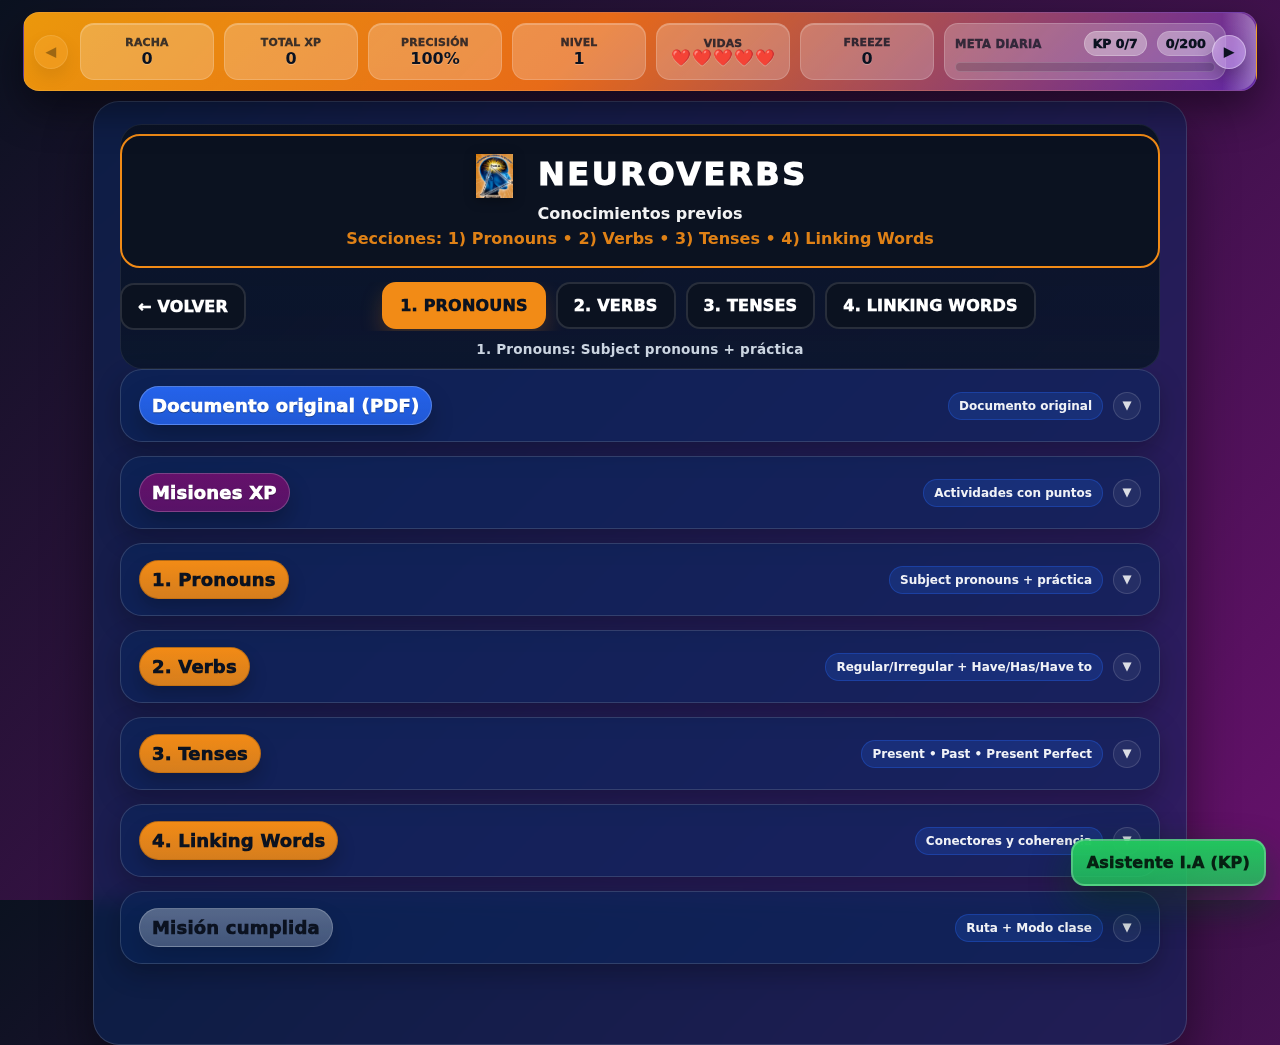
<file: conocimientos-previos.html>
<!DOCTYPE html>

<html lang="es">
<head>
<meta charset="utf-8"/>
<meta content="width=device-width, initial-scale=1.0, viewport-fit=cover" name="viewport"/>
<meta content="#0b1220" name="theme-color"/>
<title>NEUROVERBS • Conocimientos previos</title>
<link href="ui.css" rel="stylesheet"/>
<link href="conocimientos-previos.css" rel="stylesheet"/>

  <link rel="icon" href="favicon.ico">
  <link rel="icon" type="image/png" href="favicon.png">
  <link rel="apple-touch-icon" href="apple-touch-icon.png">

</head>
<body class="has-floating-stats">
<!-- ✅✅✅ BARRA DE PUNTOS (igual a la app principal) -->
<div class="stats" id="statsBar">
<button aria-label="Desplazar a la izquierda" class="statsNavBtn left" type="button">◀</button>
<button aria-label="Desplazar a la derecha" class="statsNavBtn right" type="button">▶</button>
<div class="statBox" data-tip="🔥 Tiros seguidos. Si fallas, puede bajar (Freeze te protege)."><span class="stat-label">Racha</span><span class="stat-value" id="streak">0</span></div>
<div class="statBox" data-tip="⭐ Puntos acumulados por actividades completadas."><span class="stat-label">Total XP</span><span class="stat-value" id="xp">0</span></div>
<div class="statBox" data-tip="🎯 Porcentaje de aciertos: correctas ÷ intentos."><span class="stat-label">Precisión</span><span class="stat-value" id="acc">100%</span></div>
<div class="statBox" data-tip="🧬 Subes de nivel cada 250 XP (aprox.)."><span class="stat-label">Nivel</span><span class="stat-value" id="level">1</span></div>
<div class="statBox" data-tip="❤️ Intentos disponibles. Un error consume 1."><span class="stat-label">Vidas</span><span class="stat-value heartsText" id="hearts">❤️❤️❤️❤️❤️</span></div>
<div class="statBox" data-tip="🧊 Protege tu racha cuando fallas."><span class="stat-label">Freeze</span><span class="stat-value" id="freeze">0</span></div>
<div aria-label="Meta diaria" class="goalBox" data-tip="📅 Objetivo de XP del día. Completa la meta para crear hábito.">
<div class="goalTop">
<span class="goalLabel">Meta diaria</span>
<span class="goalRight">
<span class="kpMiniPill" id="kpMiniPill" title="Misiones de Conocimientos Previos completadas">KP <b id="kpMissionsText">0/7</b></span>
<span class="goalValue" id="dailyGoalText">0/200</span>
</span>
</div>
<div class="goalBar"><div class="goalFill" id="dailyGoalFill"></div></div>
<div class="kpDoneMsg" hidden="" id="kpDoneMsg">✅ KP terminado</div>
</div>
</div>
<div class="app kpApp">
<div class="kpTopDock" id="kpTopDock">
<div class="brand kpBrand" tabindex="-1">
<h1><span class="brandMark"><img alt="NEUROVERBS" class="brandLogo" src="assets/brain.png"/></span> NEUROVERBS</h1>
<div class="brandTag">Conocimientos previos</div>
<div class="subtitle">Secciones: 1) Pronouns • 2) Verbs • 3) Tenses • 4) Linking Words</div>
</div><div aria-label="Navegación" class="roundrow kpTopNavRow" role="navigation"><a class="roundbtn kpBackBtn" data-help="Volver a la app" href="neuroverbs.html" title="Volver a la app">← Volver</a><div class="kpTopTabs" aria-label="Secciones"><a class="roundbtn kpSecBtn active" data-help="Pronouns: subject pronouns + práctica." href="#pronombres">1. Pronouns</a><a class="roundbtn kpSecBtn" data-help="Verbs: regular/irregular + Have/Has/Have to." href="#verbos">2. Verbs</a><a class="roundbtn kpSecBtn" data-help="Tenses: present, past, present perfect." href="#tenses">3. Tenses</a><a class="roundbtn kpSecBtn" data-help="Linking words: connectors for coherence." href="#linking">4. Linking Words</a></div></div><div class="roundrow kpRoundHintRow"><span class="roundhint" id="kpSectionHint">Pronouns: subject pronouns + práctica</span></div></div>
<div class="kpContent">
<details class="kpCard kpAcc" id="pdf">
<summary><span class="kpAccTitle">Documento original (PDF)</span><span class="kpAccMeta">Documento original</span><span aria-hidden="true" class="kpAccChevron"></span></summary>
<div class="kpAccBody">
<p class="kpText">Aquí está el PDF “tal cual” (literal). Puedes leerlo primero y luego hacer las actividades para sumar XP.</p>
<div class="kpActActions" style="justify-content:flex-start;gap:10px;margin:10px 0 14px;">
<a class="roundbtn mini" href="assets/conocimientos-previos.pdf" rel="noopener" target="_blank" title="Abrir el PDF en una pestaña nueva">Abrir en pestaña nueva</a>
<button class="roundbtn mini" data-open="misiones" title="Ir a las misiones" type="button">Ir a misiones</button>
</div>
<div class="kpPdfWrap">
<iframe class="kpPdfFrame" loading="lazy" src="assets/conocimientos-previos.pdf#view=FitH" title="Conocimientos previos (PDF)"></iframe>
</div>
</div>
</details><details class="kpCard kpAcc kpExtraAcc" id="misiones"><summary><span class="kpAccTitle">Misiones XP</span><span class="kpAccMeta">Actividades con puntos</span><span aria-hidden="true" class="kpAccChevron"></span></summary><div class="kpAccBody">
<h2>Misiones XP</h2>
<p class="kpText">Completa estas actividades <b>una sola vez</b> para sumar XP. Usa <b>Abrir</b> para ir directo a la sección.</p>
<div class="kpMissionList">
<div class="kpMission">
<div class="kpMissionLeft">
<div class="kpMissionTitle">Actividad 0 • Checklist de arranque</div>
<div class="kpMissionMeta">+20 XP • Ruta del inglés</div>
</div>
<div class="kpMissionRight">
<span class="kpBadge" data-badge="roadmap_check">Disponible</span>
<button class="roundbtn mini" data-open="ruta" data-open-activity="roadmap_check" type="button">Abrir</button>
</div>
</div>
<div class="kpMission">
<div class="kpMissionLeft">
<div class="kpMissionTitle">Quiz de Pronombres (Subject)</div>
<div class="kpMissionMeta">+40 XP • 10 preguntas</div>
</div>
<div class="kpMissionRight">
<span class="kpBadge" data-badge="pronouns_quiz">Disponible</span>
<button class="roundbtn mini" data-open="pronombres" data-open-activity="pronouns_quiz" type="button">Abrir</button>
</div>
</div>
<div class="kpMission">
<div class="kpMissionLeft">
<div class="kpMissionTitle">Regla 3ª persona (-s / -es)</div>
<div class="kpMissionMeta">+40 XP • 10 preguntas</div>
</div>
<div class="kpMissionRight">
<span class="kpBadge" data-badge="thirdperson_quiz">Disponible</span>
<button class="roundbtn mini" data-open="verbos" data-open-activity="thirdperson_quiz" type="button">Abrir</button>
</div>
</div>
<div class="kpMission">
<div class="kpMissionLeft">
<div class="kpMissionTitle">Have / Has / Have to</div>
<div class="kpMissionMeta">+50 XP • comprensión de uso</div>
</div>
<div class="kpMissionRight">
<span class="kpBadge" data-badge="have_quiz">Disponible</span>
<button class="roundbtn mini" data-open="verbos" data-open-activity="have_quiz" type="button">Abrir</button>
</div>
</div>
<div class="kpMission">
<div class="kpMissionLeft">
<div class="kpMissionTitle">Tenses (Present / Past / Present Perfect)</div>
<div class="kpMissionMeta">+50 XP • estructuras base</div>
</div>
<div class="kpMissionRight">
<span class="kpBadge" data-badge="tenses_quiz">Disponible</span>
<button class="roundbtn mini" data-open="tenses" data-open-activity="tenses_quiz" type="button">Abrir</button>
</div>
</div>
<div class="kpMission">
<div class="kpMissionLeft">
<div class="kpMissionTitle">Linking Words</div>
<div class="kpMissionMeta">+40 XP • conectores</div>
</div>
<div class="kpMissionRight">
<span class="kpBadge" data-badge="linking_quiz">Disponible</span>
<button class="roundbtn mini" data-open="linking" data-open-activity="linking_quiz" type="button">Abrir</button>
</div>
</div>
<div class="kpMission">
<div class="kpMissionLeft">
<div class="kpMissionTitle">Mini Writing Challenge</div>
<div class="kpMissionMeta">+60 XP • producción escrita</div>
</div>
<div class="kpMissionRight">
<span class="kpBadge" data-badge="writing_challenge">Disponible</span>
<button class="roundbtn mini" data-open="linking" data-open-activity="writing_challenge" type="button">Abrir</button>
</div>
</div>
</div>
<div class="kpTip">
<b>Tip:</b> si cierras una sección, tu avance no se pierde. Tu XP queda guardado localmente y queda <b>pendiente de sincronizar</b> si la app tiene login/sync activo.
  </div>
</div></details><details class="kpCard kpAcc kpMainAcc" id="pronombres">
<summary><span class="kpAccTitle">1. Pronouns</span><span class="kpAccMeta">Subject pronouns + práctica</span><span aria-hidden="true" class="kpAccChevron"></span></summary>
<div class="kpAccBody">
<p class="kpText">En este entrenamiento nos concentramos en los <b>pronombres personales (subject)</b>.</p>
<div class="kpSplit">
<div>
<h3>Pronombres personales (Subject)</h3>
<table class="kpTable">
<thead><tr><th>Español</th><th>English</th></tr></thead>
<tbody>
<tr><td>Yo</td><td><b>I</b></td></tr>
<tr><td>Tú / Usted</td><td><b>You</b></td></tr>
<tr><td>Él</td><td><b>He</b></td></tr>
<tr><td>Ella</td><td><b>She</b></td></tr>
<tr><td>Eso / Cosa</td><td><b>It</b></td></tr>
<tr><td>Nosotros</td><td><b>We</b></td></tr>
<tr><td>Ustedes</td><td><b>You</b></td></tr>
<tr><td>Ellos / Ellas</td><td><b>They</b></td></tr>
</tbody>
</table>
</div>
<details class="kpDetails"><summary>Tabla completa (para referencia)</summary>
<div class="kpScroll">
<table class="kpTable">
<thead>
<tr>
<th>Subject</th><th>Object</th><th>Poss. Adj</th><th>Poss. Pronoun</th><th>Reflexive</th>
</tr>
</thead>
<tbody>
<tr><td>I</td><td>Me</td><td>My</td><td>Mine</td><td>Myself</td></tr>
<tr><td>You</td><td>You</td><td>Your</td><td>Yours</td><td>Yourself</td></tr>
<tr><td>He</td><td>Him</td><td>His</td><td>His</td><td>Himself</td></tr>
<tr><td>She</td><td>Her</td><td>Her</td><td>Hers</td><td>Herself</td></tr>
<tr><td>It</td><td>It</td><td>Its</td><td>Its</td><td>Itself</td></tr>
<tr><td>We</td><td>Us</td><td>Our</td><td>Ours</td><td>Ourselves</td></tr>
<tr><td>You</td><td>You</td><td>Your</td><td>Yours</td><td>Yourselves</td></tr>
<tr><td>They</td><td>Them</td><td>Their</td><td>Theirs</td><td>Themselves</td></tr>
</tbody>
</table>
</div>
</details>
</div>
<div class="kpActivity" data-activity="pronouns_quiz">
<div class="kpActTop">
<h3>Actividad 1 • Pronombres rápidos (gana XP)</h3>
<span class="kpBadge" data-badge="pronouns_quiz">Disponible</span>
</div>
<div class="kpText">Responde 10 preguntas. Necesitas <b>8/10</b> para ganar el premio.</div>
<div class="kpQuiz" id="quiz_pronouns_quiz"></div>
<div class="kpActActions">
<button class="roundbtn" data-action="start" data-target="pronouns_quiz" type="button">Iniciar</button>
<button class="roundbtn review" data-action="check" data-target="pronouns_quiz" type="button">Calificar</button>
</div>
<div class="kpResult" id="res_pronouns_quiz"></div>
</div>
</div>
</details><details class="kpCard kpAcc kpMainAcc" id="verbos">
<summary><span class="kpAccTitle">2. Verbs</span><span class="kpAccMeta">Regular/Irregular + Have/Has/Have to</span><span aria-hidden="true" class="kpAccChevron"></span></summary>
<div class="kpAccBody">
<h3>2.1 Pronombre + Verbo</h3>
<p class="kpText">
          Regla clave del PDF: en <b>Present Simple</b>, la 3ª persona (<b>He/She/It</b>) lleva <b>-s/-es</b>.
        </p>
<table class="kpTable">
<thead>
<tr><th>Persona</th><th>Subject</th><th>Ejemplo</th><th>Traducción</th></tr>
</thead>
<tbody>
<tr><td>Yo</td><td>I</td><td>I work</td><td>Yo trabajo</td></tr>
<tr><td>Tú / Usted</td><td>You</td><td>You work</td><td>Tú trabajas / Usted trabaja</td></tr>
<tr><td>Él</td><td>He</td><td><b>He works</b>*</td><td>Él trabaja</td></tr>
<tr><td>Ella</td><td>She</td><td><b>She works</b>*</td><td>Ella trabaja</td></tr>
<tr><td>Eso / Cosa</td><td>It</td><td><b>It works</b>*</td><td>Eso funciona / Eso trabaja</td></tr>
<tr><td>Nosotros</td><td>We</td><td>We work</td><td>Nosotros trabajamos</td></tr>
<tr><td>Ustedes</td><td>You</td><td>You work</td><td>Ustedes trabajan</td></tr>
<tr><td>Ellos / Ellas</td><td>They</td><td>They work</td><td>Ellos/Ellas trabajan</td></tr>
</tbody>
</table>
<h3>2.2 Verbos regulares e irregulares (ejemplos)</h3>
<table class="kpTable">
<thead><tr><th>Tipo</th><th>Verbo (Inglés)</th><th>Traducción</th><th>3ª persona (He/She/It)</th></tr></thead>
<tbody>
<tr><td>Regular</td><td>To Play</td><td>Jugar</td><td>Plays</td></tr>
<tr><td>Regular</td><td>To Cook</td><td>Cocinar</td><td>Cooks</td></tr>
<tr><td>Regular</td><td>To Walk</td><td>Caminar</td><td>Walks</td></tr>
<tr><td>Regular</td><td>To Dance</td><td>Bailar</td><td>Dances</td></tr>
<tr><td>Regular</td><td>To Listen</td><td>Escuchar</td><td>Listens</td></tr>
<tr><td>Irregular</td><td>To Drink</td><td>Beber</td><td>Drinks</td></tr>
<tr><td>Irregular</td><td>To Sleep</td><td>Dormir</td><td>Sleeps</td></tr>
<tr><td>Irregular</td><td>To Eat</td><td>Comer</td><td>Eats</td></tr>
<tr><td>Irregular</td><td>To Buy</td><td>Comprar</td><td>Buys</td></tr>
<tr><td>Irregular</td><td>To Write</td><td>Escribir</td><td>Writes</td></tr>
</tbody>
</table>
<div class="kpActivity" data-activity="thirdperson_quiz">
<div class="kpActTop">
<h3>Actividad 2 • 3ª persona (-s) (gana XP)</h3>
<span class="kpBadge" data-badge="thirdperson_quiz">Disponible</span>
</div>
<div class="kpText">Elige la opción correcta (10 ítems). Necesitas <b>8/10</b>.</div>
<div class="kpQuiz" id="quiz_thirdperson_quiz"></div>
<div class="kpActActions">
<button class="roundbtn" data-action="start" data-target="thirdperson_quiz" type="button">Iniciar</button>
<button class="roundbtn review" data-action="check" data-target="thirdperson_quiz" type="button">Calificar</button>
</div>
<div class="kpResult" id="res_thirdperson_quiz"></div>
</div>
<h3>2.3 Verbo Haber (Have/Has/Had)</h3>
<p class="kpText">
          En el PDF: <b>Have = HABER</b> (auxiliar) cuando va seguido de otro verbo en <b>participio</b> (V3).
          <br/>Ej: <b>I have eaten</b> (Yo he comido).
        </p>
<div class="kpSplit kpTwinTables">
<div>
<table class="kpTable kpTwinTable kpHaberEs">
<thead><tr><th>Usuario</th><th>Presente</th><th>Pasado</th><th>Futuro</th></tr></thead>
<tbody>
<tr><td>Yo</td><td>He</td><td>Había</td><td>Habré</td></tr>
<tr><td>Tú</td><td>Has</td><td>Habías</td><td>Habrás</td></tr>
<tr><td>Él</td><td>Ha</td><td>Había</td><td>Habrá</td></tr>
<tr><td>Ella</td><td>Ha</td><td>Había</td><td>Habrá</td></tr>
<tr><td>Eso / Cosa</td><td>Ha</td><td>Había</td><td>Habrá</td></tr>
<tr><td>Nosotros/as</td><td>Hemos</td><td>Habíamos</td><td>Habremos</td></tr>
<tr><td>Ustedes/Ellos</td><td>Han</td><td>Habían</td><td>Habrán</td></tr>
</tbody>
</table>
</div>
<div>
<table class="kpTable kpTwinTable kpHaveEn">
<thead><tr><th>Subject</th><th>Present</th><th>Past</th><th>Future</th></tr></thead>
<tbody>
<tr><td>I</td><td>Have</td><td>Had</td><td>Will have</td></tr>
<tr><td>You</td><td>Have</td><td>Had</td><td>Will have</td></tr>
<tr><td>He</td><td><b>Has</b></td><td>Had</td><td>Will have</td></tr>
<tr><td>She</td><td><b>Has</b></td><td>Had</td><td>Will have</td></tr>
<tr><td>It</td><td><b>Has</b></td><td>Had</td><td>Will have</td></tr>
<tr><td>We</td><td>Have</td><td>Had</td><td>Will have</td></tr>
<tr><td>They</td><td>Have</td><td>Had</td><td>Will have</td></tr>
</tbody>
</table>
<div class="kpMini">
              Regla de oro (PDF): si ves la palabra <b>Perfect</b>, normalmente <b>have/has</b> será “haber”.
            </div>
</div>
</div>
<h3>Haber vs Tener vs Have to</h3>
<ul class="kpList">
<li><b>Have = HABER</b> (auxiliar): va seguido de un verbo en participio (V3). Ej: <b>She has gone</b>.</li>
<li><b>Have = TENER</b> (principal): va seguido de un sustantivo. Ej: <b>I have a new computer</b>.</li>
<li><b>Have to</b> (obligación): Ej: <b>I have to work</b>.</li>
</ul>
<div class="kpActivity" data-activity="have_quiz">
<div class="kpActTop">
<h3>Actividad 3 • Have: Haber vs Tener (gana XP)</h3>
<span class="kpBadge" data-badge="have_quiz">Disponible</span>
</div>
<div class="kpText">Clasifica 10 oraciones. Necesitas <b>8/10</b>.</div>
<div class="kpQuiz" id="quiz_have_quiz"></div>
<div class="kpActActions">
<button class="roundbtn" data-action="start" data-target="have_quiz" type="button">Iniciar</button>
<button class="roundbtn review" data-action="check" data-target="have_quiz" type="button">Calificar</button>
</div>
<div class="kpResult" id="res_have_quiz"></div>
</div>
<h3>2.4 Verbos regulares e irregulares (3 columnas)</h3>
<div class="kpScroll">
<table class="kpTable" id="tbl_3cols"></table>
</div>
<div class="kpMini">Nota: el PDF muestra ejemplos de 3 columnas (V1/V2/V3) y su equivalente en español con “haber”.</div>
<h3 class="kpSectionH3" id="regularesAnchor">Regulares (109)</h3><details class="kpCard kpSubAcc" id="regulares">
<summary><span class="kpAccTitle">Lista de verbos regulares (109)</span><span class="kpAccMeta">Del PDF (literal)</span><span aria-hidden="true" class="kpAccChevron"></span></summary>
<div class="kpAccBody">
<p class="kpText">Lista extraída del PDF. Puedes buscar por inglés o español.</p>
<div class="kpRow">
<input autocomplete="off" class="kpInput" id="kpRegSearch" placeholder="Buscar: accept / aceptar / played / ..."/>
<button class="roundbtn" id="kpRegClear" type="button">Limpiar</button>
</div>
<div class="kpScroll">
<table class="kpTable" id="kpRegTable">
<thead>
<tr><th>#</th><th>V1</th><th>V2</th><th>V3</th><th>Español</th></tr>
</thead>
<tbody></tbody>
</table>
</div>
<div class="kpHint">Tip: en verbos regulares, V2 y V3 suelen ser iguales (-ed). En caso de dudas, revisa el PDF.</div>
</div>
</details></div>
</details><details class="kpCard kpAcc kpMainAcc" id="tenses">
<summary><span class="kpAccTitle">3. Tenses</span><span class="kpAccMeta">Present • Past • Present Perfect</span><span aria-hidden="true" class="kpAccChevron"></span></summary>
<div class="kpAccBody">
<p class="kpText">
<b>Afirmativa</b>: I verb / I verb+ed / I have + participle • (He/She/It: verb+s • has + participle)
          <br/><b>Negativa</b>: I don't / I didn't / I haven't
          <br/><b>Interrogativa</b>: Do / Did / Have (auxiliar al frente)
        </p>
<div class="kpActivity" data-activity="tenses_quiz">
<div class="kpActTop">
<h3>Actividad 4 • Auxiliares en Negativa/Interrogativa (gana XP)</h3>
<span class="kpBadge" data-badge="tenses_quiz">Disponible</span>
</div>
<div class="kpText">Elige el auxiliar correcto en 10 ítems. Necesitas <b>8/10</b>.</div>
<div class="kpQuiz" id="quiz_tenses_quiz"></div>
<div class="kpActActions">
<button class="roundbtn" data-action="start" data-target="tenses_quiz" type="button">Iniciar</button>
<button class="roundbtn review" data-action="check" data-target="tenses_quiz" type="button">Calificar</button>
</div>
<div class="kpResult" id="res_tenses_quiz"></div>
</div>
<details class="kpDetails" open="">
<summary>Ver tablas por temática (del PDF)</summary>
<div class="kpText">Incluye ejemplos en afirmativa, negativa e interrogativa con verbos regulares, tal como en el documento.</div>
<div class="kpTypeTitle kpTypeTitle2">Affirmative / Afirmativa</div>
<div class="kpScroll">
<table class="kpTable" id="tbl_tenses_aff"></table>
</div>
<div class="kpTypeTitle kpTypeTitle2">Negative / Negativa</div>
<div class="kpScroll">
<table class="kpTable" id="tbl_tenses_neg"></table>
</div>
<div class="kpTypeTitle kpTypeTitle2">Interrogative / Interrogativa</div>
<div class="kpScroll">
<table class="kpTable" id="tbl_tenses_int"></table>
</div>
</details>
</div>
</details><details class="kpCard kpAcc kpMainAcc" id="linking">
<summary><span class="kpAccTitle">4. Linking Words</span><span class="kpAccMeta">Conectores y coherencia</span><span aria-hidden="true" class="kpAccChevron"></span></summary>
<div class="kpAccBody">
<p class="kpText">
          Los <b>Linking Words</b> (conectores) unen ideas para que tus oraciones no suenen robóticas.
        </p>
<div class="kpNotice">
          💡 Consejo de puntuación del PDF: palabras como <b>However</b>, <b>Therefore</b>, <b>First</b>, <b>Finally</b> casi siempre llevan una <b>coma</b> cuando van al inicio.
        </div>
<div class="kpTypeTitle">Addition / Addition</div>
<div class="kpScroll">
<table class="kpTable" id="tbl_linking_add"></table>
</div>
<div class="kpTypeTitle">Contrast / Contraste</div>
<div class="kpScroll">
<table class="kpTable" id="tbl_linking_contrast"></table>
</div>
<div class="kpTypeTitle">Cause & Effect / Causa-Efecto</div>
<div class="kpScroll">
<table class="kpTable" id="tbl_linking_cause"></table>
</div>
<div class="kpTypeTitle">Sequence / Secuencia</div>
<div class="kpScroll">
<table class="kpTable" id="tbl_linking_seq"></table>
</div>
<div class="kpTypeTitle">Illustration / Ejemplo</div>
<div class="kpScroll">
<table class="kpTable" id="tbl_linking_illus"></table>
</div>
<div class="kpActivity" data-activity="linking_quiz">
<div class="kpActTop">
<h3>Actividad 5 • Linking Words (gana XP)</h3>
<span class="kpBadge" data-badge="linking_quiz">Disponible</span>
</div>
<div class="kpText">Completa 10 oraciones con el conector correcto. Necesitas <b>8/10</b>.</div>
<div class="kpQuiz" id="quiz_linking_quiz"></div>
<div class="kpActActions">
<button class="roundbtn" data-action="start" data-target="linking_quiz" type="button">Iniciar</button>
<button class="roundbtn review" data-action="check" data-target="linking_quiz" type="button">Calificar</button>
</div>
<div class="kpResult" id="res_linking_quiz"></div>
</div>
<div class="kpActivity" data-activity="writing_challenge">
<div class="kpActTop">
<h3>Actividad final • Mini Writing (gana XP)</h3>
<span class="kpBadge" data-badge="writing_challenge">Disponible</span>
</div>
<div class="kpText">Escribe <b>3 oraciones</b> (mín. 120 caracteres) usando al menos <b>2 conectores</b> (and, but, because, so, then, however…).</div>
<textarea class="kpTextarea" id="txt_writing_challenge" placeholder="Ej: I study every day, and I practice verbs. But sometimes I forget, so I review again..." rows="5"></textarea>
<div class="kpActActions">
<button class="roundbtn review" data-action="checkwriting" data-target="writing_challenge" type="button">Revisar y reclamar XP</button>
</div>
<div class="kpResult" id="res_writing_challenge"></div>
</div>
</div>
</details><details class="kpCard kpAcc kpExtraAcc" id="extras"><summary><span class="kpAccTitle">Misión cumplida</span><span class="kpAccMeta">Ruta + Modo clase</span><span aria-hidden="true" class="kpAccChevron"></span></summary><div class="kpAccBody"><details class="kpCard kpAcc" id="ruta" open="">
<summary><span class="kpAccTitle">Ruta del inglés</span><span class="kpAccMeta">Checklist + XP</span><span aria-hidden="true" class="kpAccChevron"></span></summary>
<div class="kpAccBody">
<p class="kpText">
          Reto en este entrenamiento: <b>verbos regulares + irregulares</b>. Para dominar la app, recorre esta ruta:
        </p>
<div class="kpRoadmap" id="kpRoadmap"></div>
<div class="kpActivity" data-activity="roadmap_check">
<div class="kpActTop">
<h3>Actividad 0 • Checklist de arranque (gana XP)</h3>
<span class="kpBadge" data-badge="roadmap_check">Disponible</span>
</div>
<div class="kpText">Marca al menos <b>4</b> casillas y luego presiona “Confirmar”.</div>
<div class="kpChecklist" id="chk_roadmap_check">
<label><input type="checkbox"/> Sé los pronombres (I/You/He/She/It/We/They)</label>
<label><input type="checkbox"/> Entiendo la regla de 3ª persona (-s)</label>
<label><input type="checkbox"/> Sé qué es verbo regular vs irregular</label>
<label><input type="checkbox"/> Distingo HAVE = haber / tener / have to</label>
<label><input type="checkbox"/> Reconozco Present / Past / Present Perfect</label>
<label><input type="checkbox"/> Conozco conectores (and, but, because...)</label>
</div>
<div class="kpActActions">
<button class="roundbtn" data-action="checklist" data-target="roadmap_check" type="button">Confirmar</button>
</div>
<div class="kpResult" id="res_roadmap_check"></div>
</div>
<div class="kpMini">
          💡 Tip: si todavía confundes <b>V1/V2/V3</b> y el uso de <b>have/has</b>, realiza primero la actividad “Have: Haber vs Tener”.
        </div>
</div>
</details><details class="kpCard kpAcc" id="docente">
<summary><span class="kpAccTitle">Modo Estudiante</span><span class="kpAccMeta">Tablero + CSV</span><span aria-hidden="true" class="kpAccChevron"></span></summary>
<div class="kpAccBody">
<div aria-label="Modo estudiante o docente" class="kpTabs" role="tablist">
<button aria-selected="true" class="kpTab active" data-tab="student" role="tab" type="button">Estudiante</button>
<button aria-selected="false" class="kpTab" data-tab="teacher" role="tab" type="button">Docente</button>
</div>
<div class="kpTabPane" data-pane="student">
<p class="kpText">
            Si tu docente te dio un <b>código de clase</b>, pégalo aquí para asociar tu evidencia.
            Luego genera tu <b>código NVKP</b> y envíaselo al docente.
          </p>
<div class="kpRow">
<input autocomplete="off" class="kpInput" id="kpClassCode" placeholder="Código de clase (opcional)"/>
<button class="roundbtn" id="kpSaveClass" type="button">Guardar</button>
</div>
<div class="kpMini">
<div><b>Nombre:</b> <span id="kpStudentName">—</span></div>
<div><b>Clase:</b> <span id="kpStudentClass">—</span></div>
<div><b>Actividades:</b> <span id="kpCompletion">0/0</span></div>
</div>
<div class="kpActActions">
<button class="roundbtn" id="kpGenEvidence" type="button">Generar evidencia NVKP</button>
<button class="roundbtn review" id="kpCopyEvidence" type="button">Copiar</button>
<button class="roundbtn send" id="kpSendEvidence" type="button">Enviar Evidencia</button>
</div>
<textarea class="kpTextarea" id="kpEvidenceBox" placeholder="Aquí aparecerá tu código de evidencia (NVKP)…" readonly="" rows="5"></textarea>
<div class="kpHint">Envíale este código a tu docente (WhatsApp o el medio que usen en clase).</div>
</div>

</div>
<div class="kpTabPane hidden" data-pane="teacher">
<h2>Modo Docente</h2>
<p class="kpText">
            Genera un <b>código de clase</b> y comparte el link. Luego, pega aquí los códigos <b>NVKP</b> que te envíen.
            Esto funciona <b>sin servidor</b> (ideal para GitHub Pages).
          </p>
<div class="kpSplit">
<div>
<h3>1) Código de clase</h3>
<div class="kpRow">
<input autocomplete="off" class="kpInput" id="kpTeacherClass" placeholder="Ej: 10-2 (o 10°2)"/>
<button class="roundbtn" id="kpNewClass" type="button">Generar</button>
</div>
<div class="kpRow">
<input class="kpInput" id="kpStudentLink" readonly=""/>
<button class="roundbtn review" id="kpCopyLink" type="button">Copiar link</button>
</div>
<div class="kpHint">El estudiante abre el link y luego genera su evidencia NVKP.</div>
</div>
<div>
<h3>2) Evidencias NVKP</h3>
<div class="kpHint">
                Puedes pegar <b>solo el NVKP</b> o <b>Nombre | NVKP</b> (una línea por estudiante).<br/>
                Ejemplo: <code>Juan Pérez | NVKP1....</code> • Si hay varios registros del mismo <b>Nombre + Clase</b>, se conserva el más reciente.
              </div>
<textarea class="kpTextarea" id="kpEvidencePaste" placeholder="Ejemplos:
Juan Pérez | NVKP1....
María G | NVKP1....
NVKP1...." rows="7"></textarea>
<div aria-live="polite" class="kpMini kpDupInfo hidden" id="kpDupInfo"></div>
<div class="kpActActions">
<button class="roundbtn" id="kpLoadEvidence" type="button">Cargar</button>
<button class="roundbtn danger" id="kpClearEvidence" type="button">Limpiar</button>
</div>
</div>
</div>
<h3>3) Tablero</h3>
<div class="kpScroll">
<table class="kpTable" id="kpTeacherTable">
<thead>
<tr>
<th>#</th><th>Nombre</th><th>Clase</th><th>Registros</th><th>XP KP</th><th>Actividades</th><th>Completó</th><th>Fecha</th>
</tr>
</thead>
<tbody></tbody>
</table>
</div>
<div class="kpActActions">
<button class="roundbtn" id="kpExportCsv" type="button">Descargar CSV</button>
</div>
</div>
</div>
</details></div></details></div>
</div>
<nav aria-label="Navegación rápida (móvil)" class="kpBottomTabs" id="kpBottomTabs">
<button aria-label="Pronouns" class="kpTabBtn" data-jump="#pronombres" type="button">1</button>
<button aria-label="Verbs" class="kpTabBtn" data-jump="#verbos" type="button">2</button>
<button aria-label="Tenses" class="kpTabBtn" data-jump="#tenses" type="button">3</button>
<button aria-label="Linking Words" class="kpTabBtn" data-jump="#linking" type="button">4</button>
</nav>

<script id="kpRegData" type="application/json">
[
  {
    "n": 1,
    "v1": "Accept",
    "v2": "Accepted",
    "v3": "Accepted",
    "es": "Aceptar"
  },
  {
    "n": 2,
    "v1": "Act",
    "v2": "Acted",
    "v3": "Acted",
    "es": "Actuar"
  },
  {
    "n": 3,
    "v1": "Add",
    "v2": "Added",
    "v3": "Added",
    "es": "Añadir / Sumar"
  },
  {
    "n": 4,
    "v1": "Admit",
    "v2": "Admitted",
    "v3": "Admitted",
    "es": "Admitir"
  },
  {
    "n": 5,
    "v1": "Agree",
    "v2": "Agreed",
    "v3": "Agreed",
    "es": "Estar de acuerdo"
  },
  {
    "n": 6,
    "v1": "Allow",
    "v2": "Allowed",
    "v3": "Allowed",
    "es": "Permitir"
  },
  {
    "n": 7,
    "v1": "Answer",
    "v2": "Answered",
    "v3": "Answered",
    "es": "Responder"
  },
  {
    "n": 8,
    "v1": "Arrive",
    "v2": "Arrived",
    "v3": "Arrived",
    "es": "Llegar"
  },
  {
    "n": 9,
    "v1": "Ask",
    "v2": "Asked",
    "v3": "Asked",
    "es": "Preguntar"
  },
  {
    "n": 10,
    "v1": "Believe",
    "v2": "Believed",
    "v3": "Believed",
    "es": "Creer"
  },
  {
    "n": 11,
    "v1": "Belong",
    "v2": "Belonged",
    "v3": "Belonged",
    "es": "Pertenecer"
  },
  {
    "n": 12,
    "v1": "Call",
    "v2": "Called",
    "v3": "Called",
    "es": "Llamar"
  },
  {
    "n": 13,
    "v1": "Cancel",
    "v2": "Cancelled",
    "v3": "Cancelled",
    "es": "Cancelar"
  },
  {
    "n": 14,
    "v1": "Change",
    "v2": "Changed",
    "v3": "Changed",
    "es": "Cambiar"
  },
  {
    "n": 15,
    "v1": "Clean",
    "v2": "Cleaned",
    "v3": "Cleaned",
    "es": "Limpiar"
  },
  {
    "n": 16,
    "v1": "Close",
    "v2": "Closed",
    "v3": "Closed",
    "es": "Cerrar"
  },
  {
    "n": 17,
    "v1": "Complain",
    "v2": "Complained",
    "v3": "Complained",
    "es": "Quejarse"
  },
  {
    "n": 18,
    "v1": "Complete",
    "v2": "Completed",
    "v3": "Completed",
    "es": "Completar"
  },
  {
    "n": 19,
    "v1": "Cook",
    "v2": "Cooked",
    "v3": "Cooked",
    "es": "Cocinar"
  },
  {
    "n": 20,
    "v1": "Copy",
    "v2": "Copied",
    "v3": "Copied",
    "es": "Copiar"
  },
  {
    "n": 21,
    "v1": "Count",
    "v2": "Counted",
    "v3": "Counted",
    "es": "Contar"
  },
  {
    "n": 22,
    "v1": "Cry",
    "v2": "Cried",
    "v3": "Cried",
    "es": "Llorar"
  },
  {
    "n": 23,
    "v1": "Dance",
    "v2": "Danced",
    "v3": "Danced",
    "es": "Bailar"
  },
  {
    "n": 24,
    "v1": "Decide",
    "v2": "Decided",
    "v3": "Decided",
    "es": "Decidir"
  },
  {
    "n": 25,
    "v1": "Describe",
    "v2": "Described",
    "v3": "Described",
    "es": "Describir"
  },
  {
    "n": 26,
    "v1": "Destroy",
    "v2": "Destroyed",
    "v3": "Destroyed",
    "es": "Destruir"
  },
  {
    "n": 27,
    "v1": "Die",
    "v2": "Died",
    "v3": "Died",
    "es": "Morir"
  },
  {
    "n": 28,
    "v1": "Drop",
    "v2": "Dropped",
    "v3": "Dropped",
    "es": "Dejar caer 13 14"
  },
  {
    "n": 29,
    "v1": "Dry",
    "v2": "Dried",
    "v3": "Dried",
    "es": "Secar"
  },
  {
    "n": 30,
    "v1": "Enjoy",
    "v2": "Enjoyed",
    "v3": "Enjoyed",
    "es": "Disfrutar"
  },
  {
    "n": 31,
    "v1": "Escape",
    "v2": "Escaped",
    "v3": "Escaped",
    "es": "Escapar"
  },
  {
    "n": 32,
    "v1": "Explain",
    "v2": "Explained",
    "v3": "Explained",
    "es": "Explicar"
  },
  {
    "n": 33,
    "v1": "Fail",
    "v2": "Failed",
    "v3": "Failed",
    "es": "Fallar"
  },
  {
    "n": 34,
    "v1": "Fill",
    "v2": "Filled",
    "v3": "Filled",
    "es": "Llenar"
  },
  {
    "n": 35,
    "v1": "Finish",
    "v2": "Finished",
    "v3": "Finished",
    "es": "Terminar"
  },
  {
    "n": 36,
    "v1": "Fix",
    "v2": "Fixed",
    "v3": "Fixed",
    "es": "Reparar / Arreglar"
  },
  {
    "n": 37,
    "v1": "Follow",
    "v2": "Followed",
    "v3": "Followed",
    "es": "Seguir"
  },
  {
    "n": 38,
    "v1": "Guess",
    "v2": "Guessed",
    "v3": "Guessed",
    "es": "Adivinar"
  },
  {
    "n": 39,
    "v1": "Happen",
    "v2": "Happened",
    "v3": "Happened",
    "es": "Suceder"
  },
  {
    "n": 40,
    "v1": "Hate",
    "v2": "Hated",
    "v3": "Hated",
    "es": "Odiar"
  },
  {
    "n": 41,
    "v1": "Help",
    "v2": "Helped",
    "v3": "Helped",
    "es": "Ayudar"
  },
  {
    "n": 42,
    "v1": "Hope",
    "v2": "Hoped",
    "v3": "Hoped",
    "es": "Esperar (deseo)"
  },
  {
    "n": 43,
    "v1": "Identify",
    "v2": "Identified",
    "v3": "Identified",
    "es": "Identificar"
  },
  {
    "n": 44,
    "v1": "Ignore",
    "v2": "Ignored",
    "v3": "Ignored",
    "es": "Ignorar"
  },
  {
    "n": 45,
    "v1": "Imagine",
    "v2": "Imagined",
    "v3": "Imagined",
    "es": "Imaginar"
  },
  {
    "n": 46,
    "v1": "Improve",
    "v2": "Improved",
    "v3": "Improved",
    "es": "Mejorar"
  },
  {
    "n": 47,
    "v1": "Increase",
    "v2": "Increased",
    "v3": "Increased",
    "es": "Aumentar"
  },
  {
    "n": 48,
    "v1": "Invent",
    "v2": "Invented",
    "v3": "Invented",
    "es": "Inventar"
  },
  {
    "n": 49,
    "v1": "Invite",
    "v2": "Invited",
    "v3": "Invited",
    "es": "Invitar"
  },
  {
    "n": 50,
    "v1": "Join",
    "v2": "Joined",
    "v3": "Joined",
    "es": "Unirse"
  },
  {
    "n": 51,
    "v1": "Jump",
    "v2": "Jumped",
    "v3": "Jumped",
    "es": "Saltar"
  },
  {
    "n": 52,
    "v1": "Kill",
    "v2": "Killed",
    "v3": "Killed",
    "es": "Matar"
  },
  {
    "n": 53,
    "v1": "Kiss",
    "v2": "Kissed",
    "v3": "Kissed",
    "es": "Besar"
  },
  {
    "n": 54,
    "v1": "Laugh",
    "v2": "Laughed",
    "v3": "Laughed",
    "es": "Reír"
  },
  {
    "n": 55,
    "v1": "Learn",
    "v2": "Learned",
    "v3": "Learned",
    "es": "Aprender"
  },
  {
    "n": 56,
    "v1": "Like",
    "v2": "Liked",
    "v3": "Liked",
    "es": "Gustar"
  },
  {
    "n": 57,
    "v1": "Listen",
    "v2": "Listened",
    "v3": "Listened",
    "es": "Escuchar"
  },
  {
    "n": 58,
    "v1": "Live",
    "v2": "Lived",
    "v3": "Lived",
    "es": "Vivir"
  },
  {
    "n": 59,
    "v1": "Look",
    "v2": "Looked",
    "v3": "Looked",
    "es": "Mirar"
  },
  {
    "n": 60,
    "v1": "Love",
    "v2": "Loved",
    "v3": "Loved",
    "es": "Amar"
  },
  {
    "n": 61,
    "v1": "Manage",
    "v2": "Managed",
    "v3": "Managed",
    "es": "Administrar / Lograr 14 15"
  },
  {
    "n": 62,
    "v1": "Mark",
    "v2": "Marked",
    "v3": "Marked",
    "es": "Marcar"
  },
  {
    "n": 63,
    "v1": "Marry",
    "v2": "Married",
    "v3": "Married",
    "es": "Casarse"
  },
  {
    "n": 64,
    "v1": "Match",
    "v2": "Matched",
    "v3": "Matched",
    "es": "Emparejar / Coincidir"
  },
  {
    "n": 65,
    "v1": "Measure",
    "v2": "Measured",
    "v3": "Measured",
    "es": "Medir"
  },
  {
    "n": 66,
    "v1": "Mention",
    "v2": "Mentioned",
    "v3": "Mentioned",
    "es": "Mencionar"
  },
  {
    "n": 67,
    "v1": "Miss",
    "v2": "Missed",
    "v3": "Missed",
    "es": "Extrañar / Perder"
  },
  {
    "n": 68,
    "v1": "Move",
    "v2": "Moved",
    "v3": "Moved",
    "es": "Mover / Mudarse"
  },
  {
    "n": 69,
    "v1": "Need",
    "v2": "Needed",
    "v3": "Needed",
    "es": "Necesitar"
  },
  {
    "n": 70,
    "v1": "Notice",
    "v2": "Noticed",
    "v3": "Noticed",
    "es": "Notar"
  },
  {
    "n": 71,
    "v1": "Offer",
    "v2": "Offered",
    "v3": "Offered",
    "es": "Ofrecer"
  },
  {
    "n": 72,
    "v1": "Open",
    "v2": "Opened",
    "v3": "Opened",
    "es": "Abrir"
  },
  {
    "n": 73,
    "v1": "Order",
    "v2": "Ordered",
    "v3": "Ordered",
    "es": "Ordenar / Pedir"
  },
  {
    "n": 74,
    "v1": "Paint",
    "v2": "Painted",
    "v3": "Painted",
    "es": "Pintar"
  },
  {
    "n": 75,
    "v1": "Pass",
    "v2": "Passed",
    "v3": "Passed",
    "es": "Pasar / Aprobar"
  },
  {
    "n": 76,
    "v1": "Plan",
    "v2": "Planned",
    "v3": "Planned",
    "es": "Planear"
  },
  {
    "n": 77,
    "v1": "Play",
    "v2": "Played",
    "v3": "Played",
    "es": "Jugar / Tocar"
  },
  {
    "n": 78,
    "v1": "Practice",
    "v2": "Practiced",
    "v3": "Practiced",
    "es": "Practicar"
  },
  {
    "n": 79,
    "v1": "Prefer",
    "v2": "Prefered",
    "v3": "Prefered",
    "es": "Preferir"
  },
  {
    "n": 80,
    "v1": "Prepare",
    "v2": "Prepared",
    "v3": "Prepared",
    "es": "Preparar"
  },
  {
    "n": 81,
    "v1": "Promise",
    "v2": "Promised",
    "v3": "Promised",
    "es": "Prometer"
  },
  {
    "n": 82,
    "v1": "Pull",
    "v2": "Pulled",
    "v3": "Pulled",
    "es": "Halar / Tirar"
  },
  {
    "n": 83,
    "v1": "Push",
    "v2": "Pushed",
    "v3": "Pushed",
    "es": "Empujar"
  },
  {
    "n": 84,
    "v1": "Rain",
    "v2": "Rained",
    "v3": "Rained",
    "es": "Llover"
  },
  {
    "n": 85,
    "v1": "Receive",
    "v2": "Received",
    "v3": "Received",
    "es": "Recibir"
  },
  {
    "n": 86,
    "v1": "Remember",
    "v2": "Remembered",
    "v3": "Remembere",
    "es": "d Recordar"
  },
  {
    "n": 87,
    "v1": "Repeat",
    "v2": "Repeated",
    "v3": "Repeated",
    "es": "Repetir"
  },
  {
    "n": 88,
    "v1": "Return",
    "v2": "Returned",
    "v3": "Returned",
    "es": "Regresar / Devolver"
  },
  {
    "n": 89,
    "v1": "Save",
    "v2": "Saved",
    "v3": "Saved",
    "es": "Salvar / Guardar"
  },
  {
    "n": 90,
    "v1": "Search",
    "v2": "Searched",
    "v3": "Searched",
    "es": "Buscar"
  },
  {
    "n": 91,
    "v1": "Sign",
    "v2": "Signed",
    "v3": "Signed",
    "es": "Firmar"
  },
  {
    "n": 92,
    "v1": "Smile",
    "v2": "Smiled",
    "v3": "Smiled",
    "es": "Sonreír"
  },
  {
    "n": 93,
    "v1": "Start",
    "v2": "Started",
    "v3": "Started",
    "es": "Comenzar"
  },
  {
    "n": 94,
    "v1": "Stop",
    "v2": "Stopped",
    "v3": "Stopped",
    "es": "Detener / Parar 15 16"
  },
  {
    "n": 95,
    "v1": "Study",
    "v2": "Studied",
    "v3": "Studied",
    "es": "Estudiar"
  },
  {
    "n": 96,
    "v1": "Talk",
    "v2": "Talked",
    "v3": "Talked",
    "es": "Hablar"
  },
  {
    "n": 97,
    "v1": "Touch",
    "v2": "Touched",
    "v3": "Touched",
    "es": "Tocar"
  },
  {
    "n": 98,
    "v1": "Travel",
    "v2": "Traveled",
    "v3": "Traveled",
    "es": "Viajar"
  },
  {
    "n": 99,
    "v1": "Try",
    "v2": "Tried",
    "v3": "Tried",
    "es": "Intentar / Probar"
  },
  {
    "n": 100,
    "v1": "Use",
    "v2": "Used",
    "v3": "Used",
    "es": "Usar"
  },
  {
    "n": 101,
    "v1": "Visit",
    "v2": "Visited",
    "v3": "Visited",
    "es": "Visitar"
  },
  {
    "n": 102,
    "v1": "Wait",
    "v2": "Waited",
    "v3": "Waited",
    "es": "Esperar (tiempo)"
  },
  {
    "n": 103,
    "v1": "Walk",
    "v2": "Walked",
    "v3": "Walked",
    "es": "Caminar"
  },
  {
    "n": 104,
    "v1": "Want",
    "v2": "Wanted",
    "v3": "Wanted",
    "es": "Querer"
  },
  {
    "n": 105,
    "v1": "Wash",
    "v2": "Washed",
    "v3": "Washed",
    "es": "Lavar"
  },
  {
    "n": 106,
    "v1": "Watch",
    "v2": "Watched",
    "v3": "Watched",
    "es": "Mirar / Observar"
  },
  {
    "n": 107,
    "v1": "Wish",
    "v2": "Wished",
    "v3": "Wished",
    "es": "Desear"
  },
  {
    "n": 108,
    "v1": "Work",
    "v2": "Worked",
    "v3": "Worked",
    "es": "Trabajar"
  },
  {
    "n": 109,
    "v1": "Worry",
    "v2": "Worried",
    "v3": "Worried",
    "es": "Preocuparse"
  }
]
</script>

<!-- ✅ Acceso directo: Asistente I.A (KP) (abajo derecha) -->
<div class="float-actions float-actions-right kp-float-actions" aria-label="Asistente I.A (KP)">
  <a class="float-action kp-ai-float" href="https://chatgpt.com/g/g-698089e9f2248191bbe0b84220796aa2-neuroverbs-conocimientos-previos" target="_blank" rel="noopener" title="Abrir Asistente I.A (KP)">Asistente I.A (KP)</a>
</div>
<script src="conocimientos-previos.js"></script>
<script src="logout-widget.js"></script>
</body>
</html>
</file>
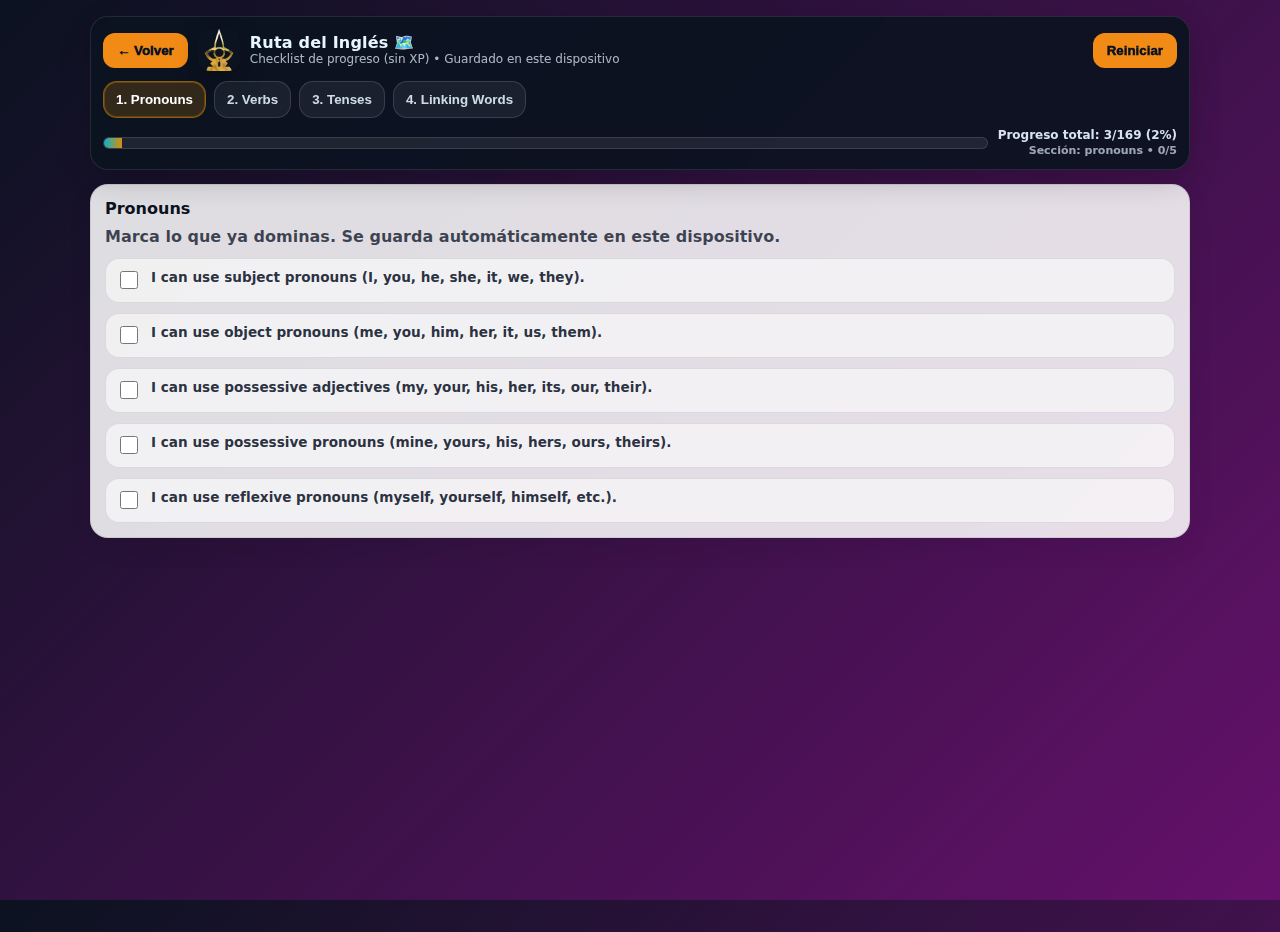
<file: ruta-del-ingles.html>
<!DOCTYPE html>
<html lang="es">
<head>
  <meta charset="utf-8"/>
  <meta name="viewport" content="width=device-width, initial-scale=1.0, viewport-fit=cover"/>
  <meta name="theme-color" content="#0b1220"/>
  <title>Ruta del Inglés 🗺️ | NEUROVERBS</title>

<link rel="stylesheet" href="ui.css"/>
  <link rel="stylesheet" href="ruta-del-ingles.css"/>

  <link rel="icon" href="favicon.ico">
  <link rel="icon" type="image/png" href="favicon.png">
  <link rel="apple-touch-icon" href="apple-touch-icon.png">

</head>
<body class="appShell">
  <div class="appWrap">
    <header class="rutaDock" id="rutaDock">
      <div class="rutaTopRow">
        <button class="btn-mini" type="button" id="btnBack">← Volver</button>
        <div class="rutaTitle">
          <img class="rutaLogo" src="assets/logo.png" alt="NEUROVERBS"/>
          <div>
            <div class="rutaTitleMain">Ruta del Inglés 🗺️</div>
            <div class="rutaTitleSub">Checklist de progreso (sin XP) • Guardado en este dispositivo</div>
          </div>
        </div>
        <button class="btn-mini ghost" type="button" id="btnReset">Reiniciar</button>
      </div>

      <nav class="rutaTabs" aria-label="Secciones de la Ruta del Inglés" role="tablist">
        <button class="rutaTab isActive" type="button" data-sec="pronouns" role="tab" aria-selected="true">1. Pronouns</button>
        <button class="rutaTab" type="button" data-sec="verbs" role="tab" aria-selected="false">2. Verbs</button>
        <button class="rutaTab" type="button" data-sec="tenses" role="tab" aria-selected="false">3. Tenses</button>
        <button class="rutaTab" type="button" data-sec="linking" role="tab" aria-selected="false">4. Linking Words</button>
      </nav>

      <div class="rutaProgress">
        <div class="rutaProgressBar" aria-hidden="true"><div class="rutaProgressFill" id="progFill"></div></div>
        <div class="rutaProgressMeta">
          <span id="progText">Cargando…</span>
          <span class="rutaProgressSmall" id="secText"></span>
        </div>
      </div>
    </header>

    <main class="rutaMain" id="rutaMain">
      <section class="rutaSection isVisible" id="sec_pronouns" data-sec="pronouns" aria-label="Pronouns"></section>
      <section class="rutaSection" id="sec_verbs" data-sec="verbs" aria-label="Verbs"></section>
      <section class="rutaSection" id="sec_tenses" data-sec="tenses" aria-label="Tenses"></section>
      <section class="rutaSection" id="sec_linking" data-sec="linking" aria-label="Linking Words"></section>
    </main>

    <footer class="rutaBottomNav" id="rutaBottomNav" aria-label="Navegación inferior">
      <button class="rutaBottomBtn isActive" type="button" data-sec="pronouns">Pronouns</button>
      <button class="rutaBottomBtn" type="button" data-sec="verbs">Verbs</button>
      <button class="rutaBottomBtn" type="button" data-sec="tenses">Tenses</button>
      <button class="rutaBottomBtn" type="button" data-sec="linking">Linking</button>
    </footer>
  </div>

  <script src="ruta-del-ingles.js"></script>
<script src="logout-widget.js"></script>
</body>
</html>
</file>
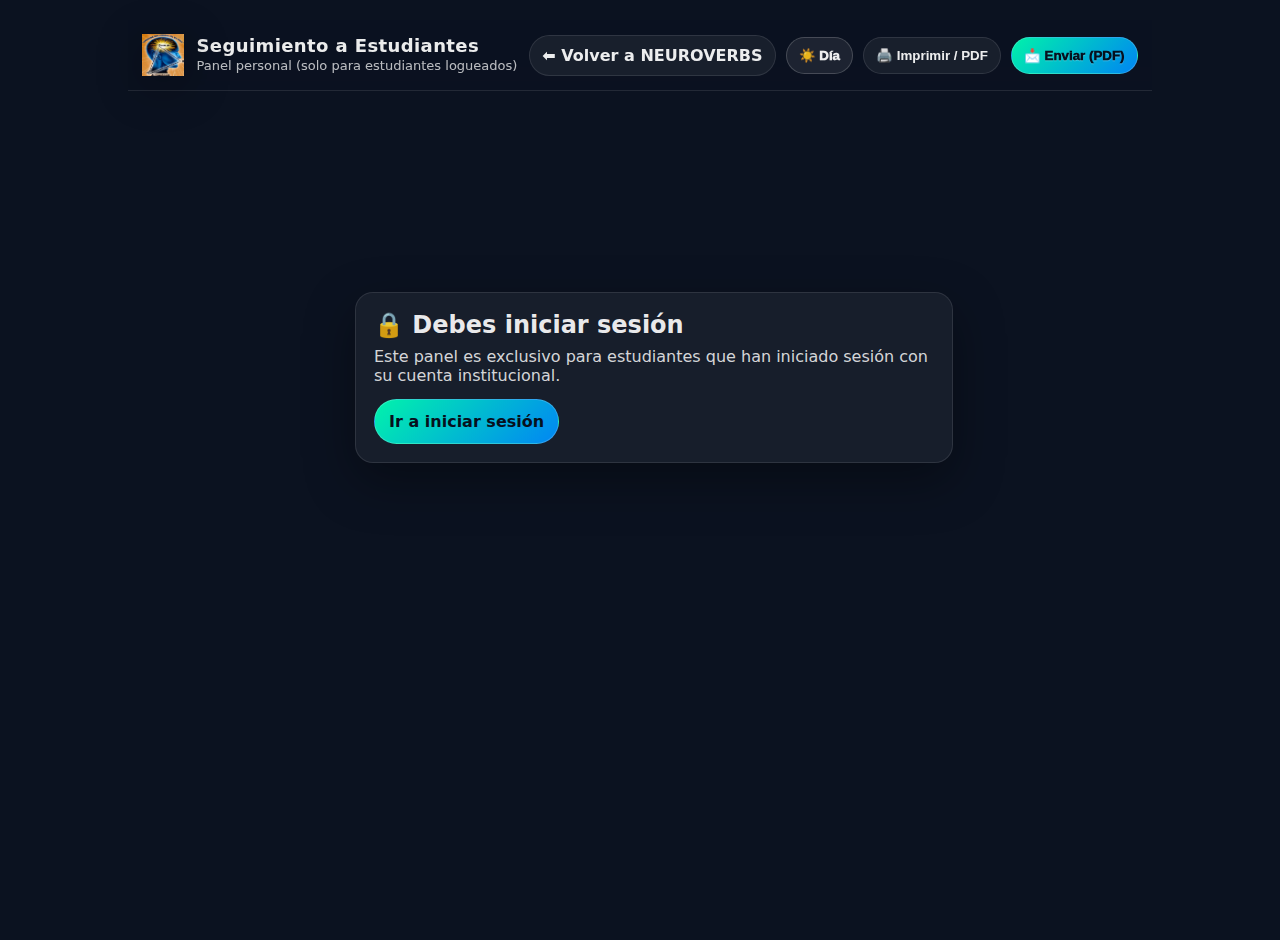
<file: seguimiento-estudiantes.html>
<!DOCTYPE html>
<html lang="es">
<head>
  <meta charset="utf-8"/>
  <meta name="viewport" content="width=device-width, initial-scale=1.0, viewport-fit=cover"/>
  <meta name="theme-color" content="#0b1220"/>
  <title>Seguimiento a Estudiantes | NEUROVERBS</title>

  <link rel="stylesheet" href="ui.css"/>
  <link rel="stylesheet" href="seguimiento-estudiantes.css"/>

  <!-- Google Identity (para coherencia con el resto del proyecto) -->
  <script src="https://accounts.google.com/gsi/client" async defer></script>

  <link rel="icon" href="favicon.ico">
  <link rel="icon" type="image/png" href="favicon.png">
  <link rel="apple-touch-icon" href="apple-touch-icon.png">

</head>

<body>
  <div class="appShell">
    <header class="segHeader">
      <div class="segHeaderLeft">
        <img src="assets/brain.png" alt="" class="segLogo"/>
        <div>
          <div class="segTitle">Seguimiento a Estudiantes</div>
          <div class="segSubtitle">Panel personal (solo para estudiantes logueados)</div>
        </div>
      </div>

      <div class="segHeaderRight">
        <a class="segNavBtn" href="neuroverbs.html">⬅ Volver a NEUROVERBS</a>
        <button class="segNavBtn segTheme" id="btnThemeToggle" type="button" title="Cambiar modo día / noche">☀️ Día</button>
        <button class="segNavBtn" id="btnPrint" type="button" title="Imprime o guarda este reporte como PDF">🖨️ Imprimir / PDF</button>
        <button class="segNavBtn segSend" id="btnSendReport" type="button" title="Enviar tu seguimiento por correo">📩 Enviar (PDF)</button>
      </div>
    </header>

    <main class="segMain">
      <section class="segGate" id="segGate" style="display:none;">
        <div class="segGateCard">
          <h2 style="margin:0 0 8px 0;">🔒 Debes iniciar sesión</h2>
          <p style="margin:0 0 14px 0; opacity:.9;">
            Este panel es exclusivo para estudiantes que han iniciado sesión con su cuenta institucional.
          </p>
          <a class="segPrimary" href="neuroverbs.html">Ir a iniciar sesión</a>
        </div>
      </section>

      <section id="segContent" style="display:none;">
        <div class="segGrid">
          <!-- Perfil -->
          <article class="segCard">
            <div class="segCardHeader">
              <h3>👤 Perfil</h3>
              <span class="segPill" id="pillDomain">Workspace</span>
            </div>
            <div class="segProfile">
              <img id="profilePic" class="segAvatar" alt="Foto"/>
              <div class="segProfileMeta">
                <div class="segName" id="profileName">—</div>
                <div class="segEmail" id="profileEmail">—</div>
                <div class="segSmall" id="profileSub">ID: —</div>
              </div>
            </div>
          </article>

          <!-- Progreso -->
          <article class="segCard">
            <div class="segCardHeader">
              <h3>⚡ Progreso general</h3>
              <span class="segPill" id="pillLevel">Nivel —</span>
            </div>

            <div class="segMetricRow">
              <div class="segMetric">
                <div class="segMetricLabel">XP Total</div>
                <div class="segMetricValue" id="xpTotal">0</div>
              </div>
              <div class="segMetric">
                <div class="segMetricLabel">Racha (días)</div>
                <div class="segMetricValue" id="streak">0</div>
              </div>
              <div class="segMetric">
                <div class="segMetricLabel">Corazones</div>
                <div class="segMetricValue" id="hearts">❤️❤️❤️❤️❤️</div>
              </div>
            </div>

            <div class="segBarWrap">
              <div class="segBarLabel">
                <span>Progreso al siguiente nivel</span>
                <span id="lvlInto">0 / 250 XP</span>
              </div>
              <div class="segBar">
                <div class="segBarFill" id="lvlBar" style="width:0%"></div>
              </div>
            </div>

            <div class="segHint" id="hintProgress">—</div>
          </article>

          <!-- Meta diaria -->
          <article class="segCard">
            <div class="segCardHeader">
              <h3>🎯 Meta diaria</h3>
              <span class="segPill" id="pillDaily">Hoy</span>
            </div>

            <div class="segMetricRow">
              <div class="segMetric">
                <div class="segMetricLabel">Meta</div>
                <div class="segMetricValue"><span id="dailyGoal">200</span> XP</div>
              </div>
              <div class="segMetric">
                <div class="segMetricLabel">Hecho hoy</div>
                <div class="segMetricValue"><span id="dailyXP">0</span> XP</div>
              </div>
              <div class="segMetric">
                <div class="segMetricLabel">Streak Freeze</div>
                <div class="segMetricValue"><span id="freeze">0</span></div>
              </div>
            </div>

            <div class="segBarWrap">
              <div class="segBarLabel">
                <span>Avance de la meta</span>
                <span id="dailyPct">0%</span>
              </div>
              <div class="segBar">
                <div class="segBarFill" id="dailyBar" style="width:0%"></div>
              </div>
            </div>

            <div class="segHint" id="hintDaily">—</div>
          </article>

          <!-- Rendimiento -->
          <article class="segCard">
            <div class="segCardHeader">
              <h3>📈 Rendimiento</h3>
              <span class="segPill" id="pillAcc">Precisión —%</span>
            </div>

            <div class="segMetricRow">
              <div class="segMetric">
                <div class="segMetricLabel">Intentos</div>
                <div class="segMetricValue" id="att">0</div>
              </div>
              <div class="segMetric">
                <div class="segMetricLabel">Correctas</div>
                <div class="segMetricValue" id="corr">0</div>
              </div>
              <div class="segMetric">
                <div class="segMetricLabel">Precisión</div>
                <div class="segMetricValue" id="acc">0%</div>
              </div>
            </div>

            <div class="segHint" id="hintPerf">—</div>
          </article>

          <!-- Dominio -->
          <article class="segCard segSpan2">
            <div class="segCardHeader">
              <h3>🧠 Dominio por verbos (Mastery)</h3>
              <span class="segPill" id="pillMastery">—</span>
            </div>

            <div class="segMetricRow">
              <div class="segMetric">
                <div class="segMetricLabel">Verbos en dominio</div>
                <div class="segMetricValue" id="mastered">0</div>
              </div>
              <div class="segMetric">
                <div class="segMetricLabel">Verbos practicados</div>
                <div class="segMetricValue" id="masteryCount">0</div>
              </div>
              <div class="segMetric">
                <div class="segMetricLabel">Promedio</div>
                <div class="segMetricValue" id="masteryAvg">0.0</div>
              </div>
            </div>

            <div class="segMiniGrid" id="masteryGrid"></div>
            <div class="segHint">Nota: el dominio se incrementa con práctica y consistencia. En nivel 5, el verbo está “dominado”.</div>
          </article>

          <!-- Errores frecuentes -->
          <article class="segCard segSpan2">
            <div class="segCardHeader">
              <h3>⚠️ Errores frecuentes</h3>
              <span class="segPill" id="pillMistakes">Top</span>
            </div>

            <div class="segTableWrap">
              <table class="segTable">
                <thead>
                  <tr>
                    <th>Verbo (C1)</th>
                    <th>Veces</th>
                    <th>Recomendación</th>
                  </tr>
                </thead>
                <tbody id="mistakesBody">
                  <tr><td colspan="3" style="opacity:.85;">Aún no hay errores registrados.</td></tr>
                </tbody>
              </table>
            </div>
            <div class="segHint">Tip: repasa estos verbos en “Verbos” y vuelve al cuestionario para reforzar memoria.</div>
          </article>

          <!-- KP -->
          <article class="segCard">
            <div class="segCardHeader">
              <h3>🧩 Conocimientos previos (KP)</h3>
              <span class="segPill" id="pillKP">KP</span>
            </div>

            <div class="segList">
              <div class="segListRow"><span>Insignia KP</span><b id="kpBadge">No</b></div>
              <div class="segListRow"><span>Actividades completadas</span><b id="kpDone">0</b></div>
              <div class="segListRow"><span>Última actividad</span><b id="kpLast">—</b></div>
              <div class="segListRow"><span>Código de clase</span><b id="kpClass">—</b></div>
            </div>
            <div class="segHint">Si la insignia está “Sí”, completaste el proceso de KP y ganaste XP adicional.</div>
          </article>

          <!-- Teacher Yoguis -->
          <article class="segCard">
            <div class="segCardHeader">
              <h3>🧑‍🏫 Teacher Yoguis</h3>
              <span class="segPill" id="pillTY">Historial</span>
            </div>

            <div class="segList">
              <div class="segListRow"><span>Temas registrados</span><b id="tyCount">0</b></div>
              <div class="segListRow"><span>Con estado “Concluido”</span><b id="tyDone">0</b></div>
              <div class="segListRow"><span>En proceso</span><b id="tyOpen">0</b></div>
            </div>

            <div class="segHint" style="margin-top:10px;">Últimos temas:</div>
            <div class="segChips" id="tyChips"></div>
          </article>

          <!-- Recomendaciones -->
          <article class="segCard segSpan2">
            <div class="segCardHeader">
              <h3>✅ Recomendaciones del sistema</h3>
              <span class="segPill">Auto</span>
            </div>
            <div class="segReco" id="recoList"></div>
            <div class="segHint">Estas recomendaciones se generan con base en tus métricas actuales.</div>
          </article>

          <!-- Footer note -->
          <article class="segCard segSpan2 segFoot">
            <div class="segSmall">
              Última lectura de datos locales: <b id="lastRead">—</b><br/>
              Fuente: datos guardados en tu navegador (localStorage) + sincronización de XP con Sheets cuando hay sesión.
            </div>
          </article>

        </div>
      </section>
    
      <section class="segCard segSendCard" id="segSendCard" style="display:none;">
        <h3>Enviar seguimiento</h3>
        <p class="segMuted">
          Si tu navegador bloquea ventanas emergentes, usa estos enlaces para abrir el correo:
        </p>
        <div class="segActionsRow">
          <a class="segActionBtn segPrimary" id="segOpenGmail" href="#" target="_blank" rel="noopener noreferrer">Abrir Gmail</a>
          <a class="segActionBtn" id="segOpenMailto" href="#" rel="noopener noreferrer" target="_blank">Abrir correo</a>
        </div>
        <div class="segMuted" style="margin-top:10px;">
          Tip: Si el navegador bloquea la ventana, usa los enlaces de arriba para abrir el correo.
        </div>
      </section>

    </main>
  </div>
<script src="seguimiento-estudiantes.js"></script>
<script src="logout-widget.js"></script>
</body>
</html>
</file>
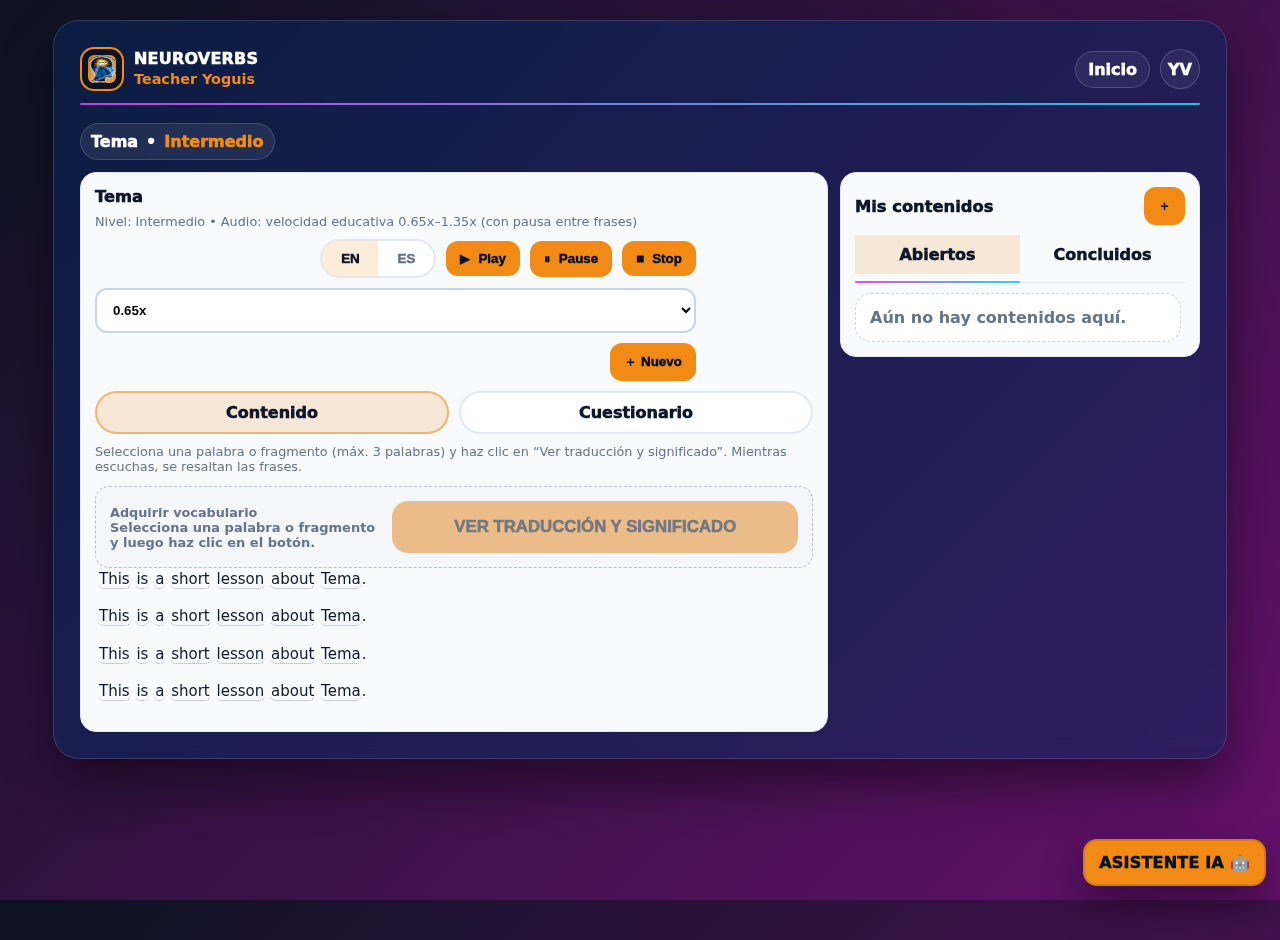
<file: teacher-yoguis-content.html>
<!doctype html>
<html lang="es">
<head>
  <meta charset="utf-8" />
  <meta name="viewport" content="width=device-width, initial-scale=1" />
  <title>Teacher Yoguis | Contenido</title>
  <meta name="theme-color" content="#0b1220" />
  <link rel="stylesheet" href="ui.css" />

  <link rel="icon" href="favicon.ico">
  <link rel="icon" type="image/png" href="favicon.png">
  <link rel="apple-touch-icon" href="apple-touch-icon.png">

</head>
<body>

<!-- ✅ Acceso rápido (igual que index) -->
<div class="float-actions float-actions-right" aria-label="Accesos rápidos">
  <a class="float-action ai-float" data-help="🤖 Abre el Asistente IA para resolver dudas, pedir ejemplos y practicar." href="https://chatgpt.com/g/g-688f92ef15e88191a178208283c76eb6-neuro-aprendizaje-de-los-verbos-irregulares" target="_blank" rel="noopener" title="Abrir Asistente IA">ASISTENTE IA 🤖</a>
</div>

<div class="app">
    <header class="tyTopbar">
    <a class="tyBrandMini" href="teacher-yoguis.html" aria-label="Teacher Yoguis Dashboard">
      <img src="assets/brain.png" alt="NEUROVERBS" class="tyBrandLogo">
      <div class="tyBrandText">
        <div class="tyBrandName">NEUROVERBS</div>
        <div class="tyBrandSub">Teacher Yoguis</div>
      </div>
    </a>
    <div class="tyTopRight">
      <a class="tyHomeLink" href="neuroverbs.html" title="Inicio">Inicio</a>
      <div class="tyAvatar" title="Usuario">YV</div>
    </div>
  </header>
  <div class="tyGradLine" aria-hidden="true"></div>



  <div class="tyHeaderRow">
    <div class="tyPill">
      <span id="pillTopic">Tema</span>
      <span>•</span>
      <b id="pillLevel">Intermedio</b>
    </div>
  </div>

  <div class="tyLayout">
    <main class="card">
      <div class="tyCardHead">
        <div>
          <h2 id="topicTitle">Cargando…</h2>
          <div class="legend" id="topicMeta">Contenido + cuestionario + audio</div>
        </div>

        <div class="tyControls">
          <div class="tySeg" title="Idioma">
            <button id="btnEN" class="active" type="button">EN</button>
            <button id="btnES" type="button">ES</button>
          </div>

          <button class="btn-mini tyIconButton" id="btnPlay" type="button" title="Reproducir">▶︎ <span>Play</span></button>
          <button class="btn-mini tyIconButton" id="btnPause" type="button" title="Pausar/Reanudar">⏸ <span>Pause</span></button>
          <button class="btn-mini tyIconButton" id="btnStop" type="button" title="Detener">■ <span>Stop</span></button>

          <select class="tySmallSelect" id="speedSelect" title="Velocidad (educativa)">
            <optgroup label="Velocidad (educativa)">
              <!-- Nota: speechSynthesis a 1.0 suele sonar rápido. Estos valores son más cómodos para aprender. -->
              <option value="0.65" selected>0.65x</option>
              <option value="0.75">0.75x</option>
              <option value="0.85">0.85x</option>
              <option value="0.95">0.95x</option>
              <option value="1.05">1.05x</option>
              <option value="1.15">1.15x</option>
              <option value="1.25">1.25x</option>
              <option value="1.35">1.35x</option>
            </optgroup>
          </select>

          <button class="btn-mini" id="btnNew" type="button" title="Nuevo tema">＋ Nuevo</button>
        </div>
      </div>

      <div class="tyTabs">
        <div class="tab active" data-tab="content">Contenido</div>
        <div class="tab" data-tab="quiz">Cuestionario</div>
      </div>

      <div class="legend" id="note">Selecciona una palabra o fragmento (máx. 3 palabras) y haz clic en “Ver traducción y significado”. Mientras escuchas, se resaltan las frases.</div>

<div class="tyVocabBar" id="tyVocabBar" aria-label="Adquirir vocabulario">
  <div class="legend">
    <b>Adquirir vocabulario</b><br>
    <span class="vocabMuted">Selecciona una palabra o fragmento y luego haz clic en el botón.</span>
  </div>
  <button class="btn-main" id="btnVocabSelection" type="button" disabled>Ver traducción y significado</button>
</div>

      <div id="panelContent" class="tyContentArea">
        <div class="warn" id="loading">Buscando información del tema…</div>
      </div>

      <div id="panelQuiz" class="tyContentArea isHidden">
        <div class="warn">Generando cuestionario…</div>
      </div>
    </main>

    <aside class="card">
      <div class="tyCardHead">
        <h2>Mis contenidos</h2>
        <button class="btn-mini" id="btnPlus" type="button" title="Crear nuevo">＋</button>
      </div>

      <div class="tySideTabs">
        <div class="sideTab active" data-tab="open">Abiertos</div>
        <div class="sideTab" data-tab="done">Concluidos</div>
      </div>

      <div class="tyHistory" id="history"></div>
    </aside>
  </div>
</div>

<!-- ✅ Modal de vocabulario (hover/clic sobre palabras) -->
<div class="overlay" id="vocabOverlay" aria-hidden="true">
  <div class="modal" role="dialog" aria-modal="true" aria-labelledby="vocabTitle">
    <div class="vocabModalTop">
      <h2 id="vocabTitle">Adquirir vocabulario</h2>
      <button class="btn-mini" id="vocabClose" type="button" aria-label="Cerrar">✕</button>
    </div>

    <div class="vocabTermCard">
      <div class="vocabTermLine">
        <b id="vocabTerm">—</b>
        <span id="vocabPhonetic" class="vocabMuted"></span>
      </div>
      <div id="vocabSentence" class="vocabSentence"></div>
</div>

    <div class="vocabSection">
      <h4>Traducción</h4>
      <p id="vocabTranslation" class="vocabMuted">—</p>
    </div>

    <div class="vocabSection">
      <h4>Significado</h4>
      <div id="vocabMeaning" class="vocabMeaning">—</div>
    </div>

    <div class="vocabSection">
      <h4>Ejemplos de uso</h4>
      <ul id="vocabExamples" class="vocabExamples"></ul>
    </div>
</div>
</div>

  <script src="ai-config.js" defer></script>
  <script src="ai-client.js" defer></script>

  <script src="teacher-yoguis-content.js" defer></script>
<script src="logout-widget.js"></script>
</body>
</html>
</file>
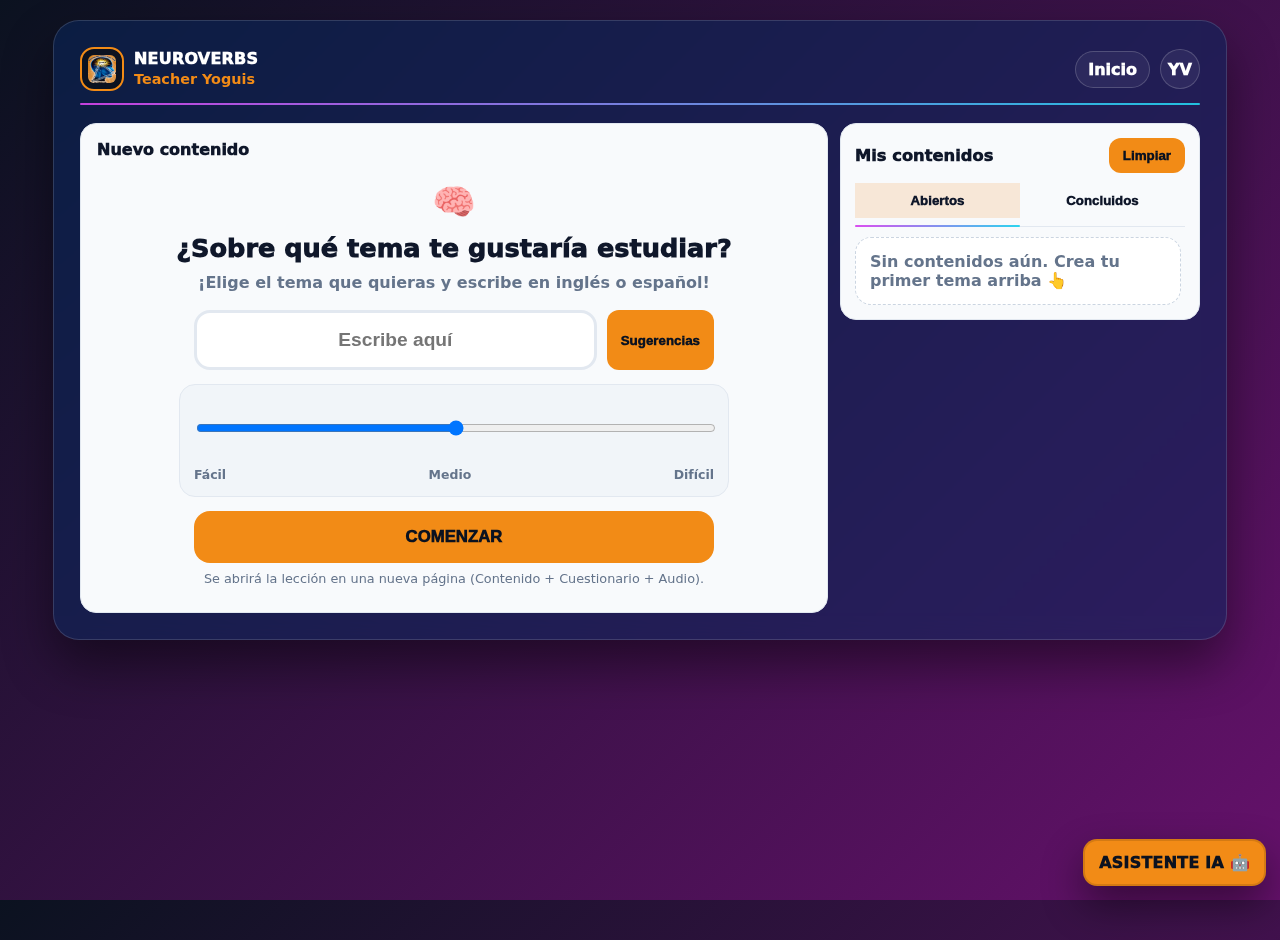
<file: teacher-yoguis-input.html>
<!doctype html>
<html lang="es">
<head>
  <meta charset="utf-8" />
  <meta name="viewport" content="width=device-width, initial-scale=1" />
  <title>Teacher Yoguis | Input</title>
  <meta name="theme-color" content="#0b1220" />
  <link rel="stylesheet" href="ui.css" />

  <link rel="icon" href="favicon.ico">
  <link rel="icon" type="image/png" href="favicon.png">
  <link rel="apple-touch-icon" href="apple-touch-icon.png">

</head>
<body>

<!-- ✅ Acceso rápido (igual que index) -->
<div class="float-actions float-actions-right" aria-label="Accesos rápidos">
  <a class="float-action ai-float" data-help="🤖 Abre el Asistente IA para resolver dudas, pedir ejemplos y practicar." href="https://chatgpt.com/g/g-688f92ef15e88191a178208283c76eb6-neuro-aprendizaje-de-los-verbos-irregulares" target="_blank" rel="noopener" title="Abrir Asistente IA">ASISTENTE IA 🤖</a>
</div>

<div class="app">
  <header class="tyTopbar">
    <a class="tyBrandMini" href="teacher-yoguis.html" aria-label="Teacher Yoguis Dashboard">
      <img src="assets/brain.png" alt="NEUROVERBS" class="tyBrandLogo">
      <div class="tyBrandText">
        <div class="tyBrandName">NEUROVERBS</div>
        <div class="tyBrandSub">Teacher Yoguis</div>
      </div>
    </a>
    <div class="tyTopRight">
      <a class="tyHomeLink" href="neuroverbs.html" title="Inicio">Inicio</a>
      <div class="tyAvatar" title="Usuario">YV</div>
    </div>
  </header>
  <div class="tyGradLine" aria-hidden="true"></div>

  <div class="tyLayout">
    <section class="card tyCenterCard" aria-label="Nuevo contenido">
      <div class="tySectionLabel">Nuevo contenido</div>
      <div class="tyCenterWrap">
        <div class="tyBigIcon">🧠</div>
        <h2 class="tyCenterTitle">¿Sobre qué tema te gustaría estudiar?</h2>
        <div class="tyCenterSub">¡Elige el tema que quieras y escribe en inglés o español!</div>

        <div class="tyInputRow">
          <input id="topic" type="text" placeholder="Escribe aquí" autocomplete="off" />
          <button class="btn-mini" id="btnSuggestions" type="button">Sugerencias</button>
        </div>

        <div class="tyRange tyRangeCenter">
          <input id="diffRange" type="range" min="0" max="2" step="1" value="1" />
          <div class="tyRangeLabels"><span>Fácil</span><span>Medio</span><span>Difícil</span></div>
        </div>

        <button class="btn-main tyBigBtn" id="btnStart" type="button">Comenzar</button>
        <div class="legend">Se abrirá la lección en una nueva página (Contenido + Cuestionario + Audio).</div>
      </div>
    </section>

    <aside class="card" aria-label="Mis contenidos">
      <div class="tyCardHead">
        <h2>Mis contenidos</h2>
        <button class="btn-mini" id="btnClear" type="button" title="Limpiar historial">Limpiar</button>
      </div>

      <div class="tySideTabs" role="tablist" aria-label="Estado de contenidos">
        <button class="sideTab active" data-tab="open" type="button" role="tab" aria-selected="true">Abiertos</button>
        <button class="sideTab" data-tab="done" type="button" role="tab" aria-selected="false">Concluidos</button>
      </div>

      <div class="tyHistory" id="history"></div>
    </aside>
  </div>

</div>



<script src="teacher-yoguis-input.js" defer></script>
<script src="logout-widget.js"></script>
</body>
</html>
</file>
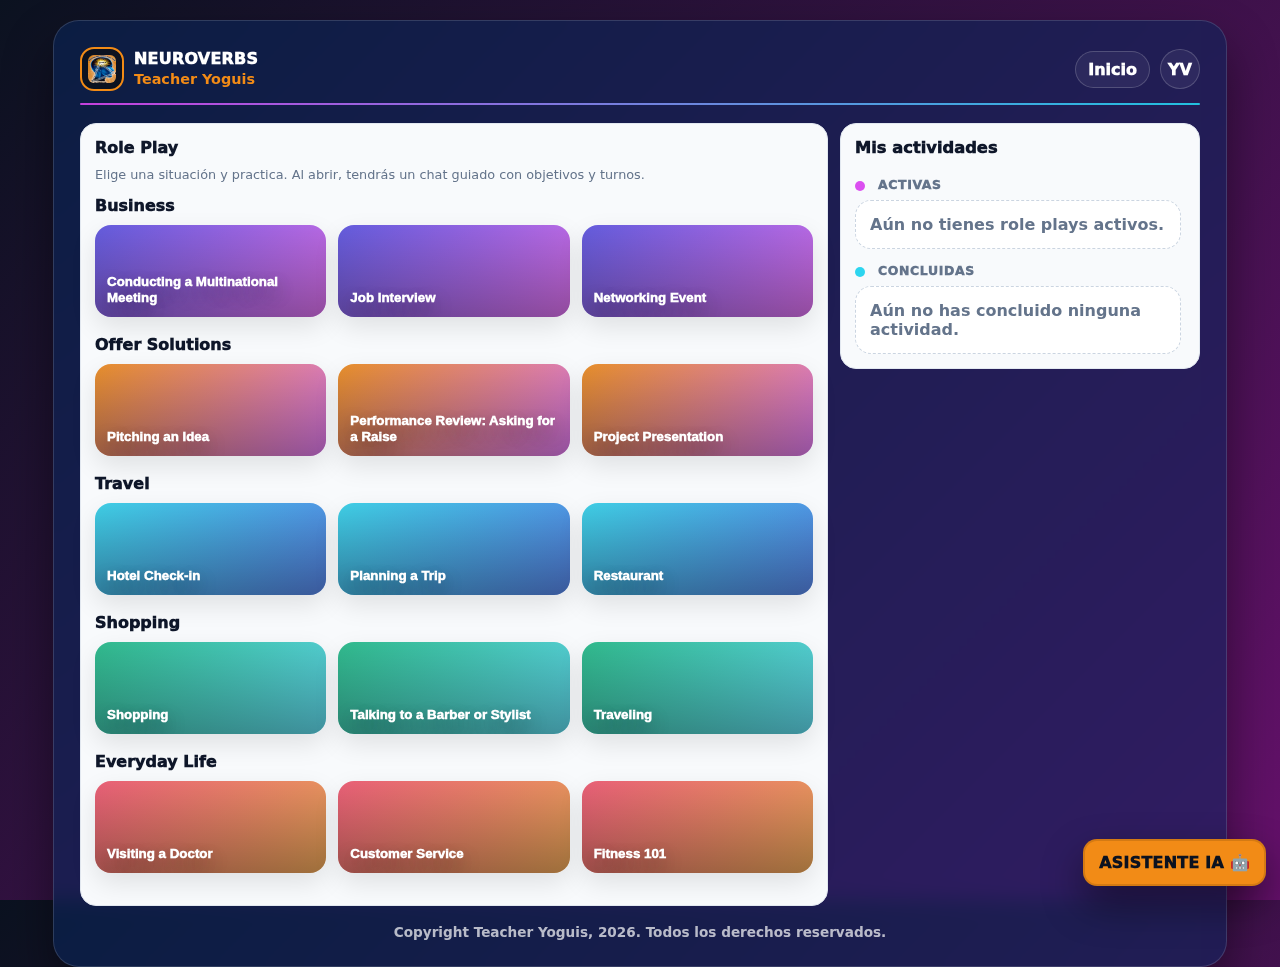
<file: teacher-yoguis-roleplay-chat.html>
<!doctype html>
<html lang="es">
<head>
  <meta charset="utf-8" />
  <meta name="viewport" content="width=device-width, initial-scale=1" />
  <title>Teacher Yoguis | Role Play Chat</title>
  <meta name="theme-color" content="#0b1220" />
  <link rel="stylesheet" href="ui.css" />
  <script src="ai-config.js" defer></script>
  <script src="ai-client.js" defer></script>

  <link rel="icon" href="favicon.ico">
  <link rel="icon" type="image/png" href="favicon.png">
  <link rel="apple-touch-icon" href="apple-touch-icon.png">

</head>
<body>

<div class="float-actions float-actions-right" aria-label="Accesos rápidos">
  <a class="float-action ai-float" data-help="🤖 Abre el Asistente IA para resolver dudas, pedir ejemplos y practicar." href="https://chatgpt.com/g/g-688f92ef15e88191a178208283c76eb6-neuro-aprendizaje-de-los-verbos-irregulares" target="_blank" rel="noopener" title="Abrir Asistente IA">ASISTENTE IA 🤖</a>
</div>

<div class="app">
  <header class="tyTopbar">
    <a class="tyBrandMini" href="teacher-yoguis.html" aria-label="Teacher Yoguis Dashboard">
      <img src="assets/brain.png" alt="NEUROVERBS" class="tyBrandLogo">
      <div class="tyBrandText">
        <div class="tyBrandName">NEUROVERBS</div>
        <div class="tyBrandSub">Teacher Yoguis</div>
      </div>
    </a>
    <div class="tyTopRight">
      <a class="tyHomeLink" href="neuroverbs.html" title="Inicio">Inicio</a>
      <div class="tyAvatar" title="Usuario">YV</div>
    </div>
  </header>
  <div class="tyGradLine" aria-hidden="true"></div>

  <div class="tyLayout">
    <section class="card" aria-label="Role Play Chat">
      <div class="tyChatHead">
        <div>
          <div class="tySectionLabel" style="margin-bottom:6px">Role Play</div>
          <div class="tyChatTopic" id="chatTopic">—</div>
          <div class="tyChatMeta" id="chatMeta"></div>
        </div>
        <div class="tyChatActions">
          <button class="btn-mini" id="btnTestIA" type="button" title="Probar conexión IA">Probar IA</button>
          <a class="btn-mini btn-link" href="teacher-yoguis-roleplay.html">Volver</a>
          <button class="btn-mini" id="btnDone" type="button" title="Marcar como concluida">Concluir</button>
        </div>
      </div>

      <div class="tyChatLog" id="chatLog" aria-live="polite"></div>

      <div class="tyChatComposer">
        <textarea id="chatText" rows="2" placeholder="Responde aquí…"></textarea>
        <button class="btn-main" id="btnSend" type="button">Enviar</button>
      </div>

      <div class="legend">Tip: usa frases cortas y naturales. Yo te respondo y te doy la siguiente pregunta.</div>
    </section>

    <aside class="card" aria-label="Mis actividades">
      <div class="tyCardHead">
        <h2>Mis actividades</h2>
      </div>
      <div class="tyHistory" id="actWrap"></div>
    </aside>
  </div>


  <div class="tyFooter">Copyright Teacher Yoguis, 2026. Todos los derechos reservados.</div>
</div>


<script src="teacher-yoguis-roleplay-chat.js" defer></script>
<script src="logout-widget.js"></script>
</body>
</html>
</file>
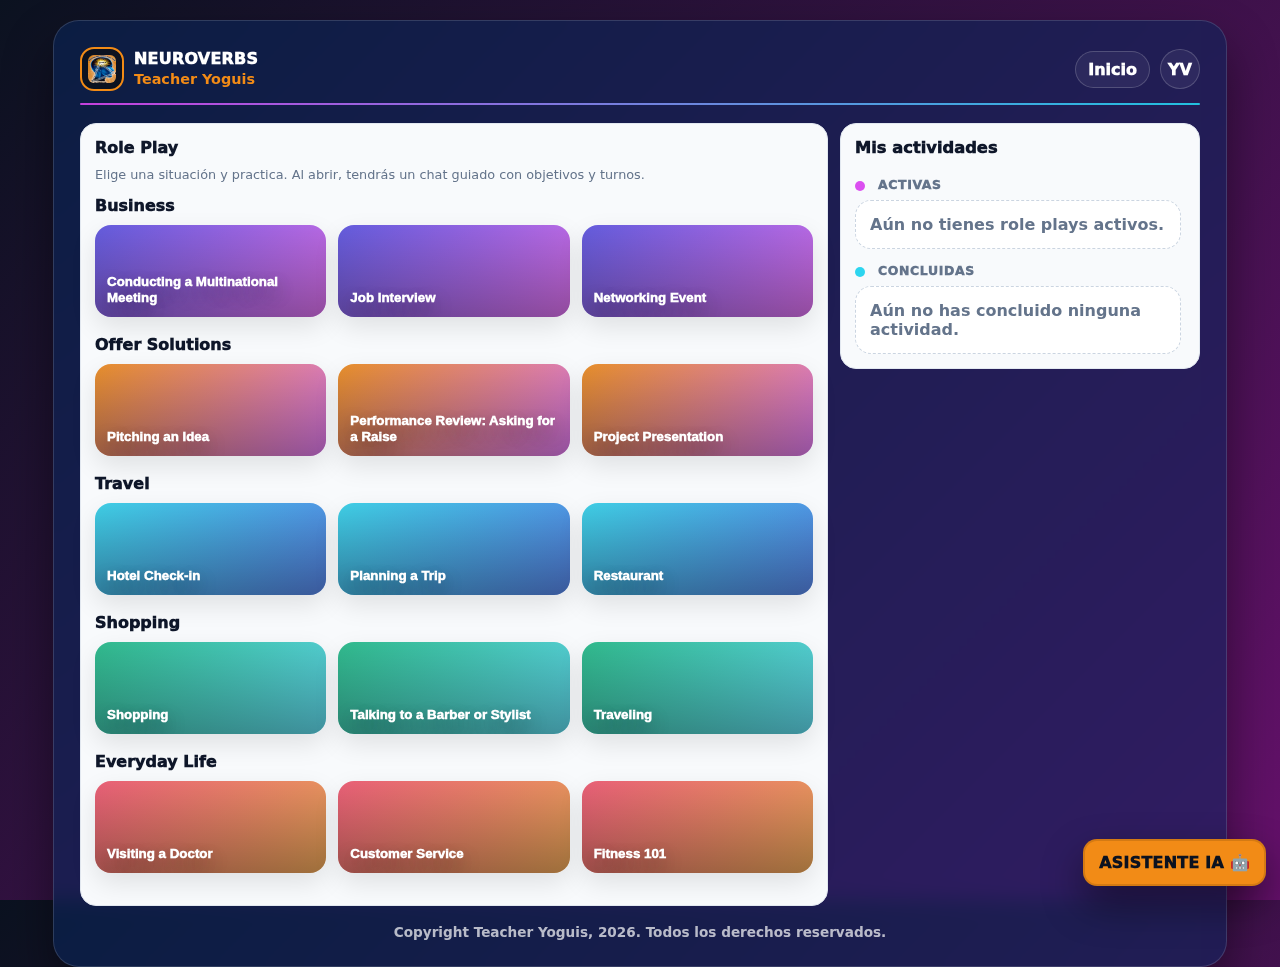
<file: teacher-yoguis-roleplay.html>
<!doctype html>
<html lang="es">
<head>
  <meta charset="utf-8" />
  <meta name="viewport" content="width=device-width, initial-scale=1" />
  <title>Teacher Yoguis | Role Play</title>
  <meta name="theme-color" content="#0b1220" />
  <link rel="stylesheet" href="ui.css" />
  <script src="ai-config.js" defer></script>
  <script src="ai-client.js" defer></script>

  <link rel="icon" href="favicon.ico">
  <link rel="icon" type="image/png" href="favicon.png">
  <link rel="apple-touch-icon" href="apple-touch-icon.png">

</head>
<body>

<div class="float-actions float-actions-right" aria-label="Accesos rápidos">
  <a class="float-action ai-float" data-help="🤖 Abre el Asistente IA para resolver dudas, pedir ejemplos y practicar." href="https://chatgpt.com/g/g-688f92ef15e88191a178208283c76eb6-neuro-aprendizaje-de-los-verbos-irregulares" target="_blank" rel="noopener" title="Abrir Asistente IA">ASISTENTE IA 🤖</a>
</div>

<div class="app">
  <header class="tyTopbar">
    <a class="tyBrandMini" href="teacher-yoguis.html" aria-label="Teacher Yoguis Dashboard">
      <img src="assets/brain.png" alt="NEUROVERBS" class="tyBrandLogo">
      <div class="tyBrandText">
        <div class="tyBrandName">NEUROVERBS</div>
        <div class="tyBrandSub">Teacher Yoguis</div>
      </div>
    </a>
    <div class="tyTopRight">
      <a class="tyHomeLink" href="neuroverbs.html" title="Inicio">Inicio</a>
      <div class="tyAvatar" title="Usuario">YV</div>
    </div>
  </header>
  <div class="tyGradLine" aria-hidden="true"></div>

  <div class="tyLayout">
    <section class="card" aria-label="Role Play">
      <div class="tySectionLabel">Role Play</div>
      <div class="legend" style="margin-bottom:12px">Elige una situación y practica. Al abrir, tendrás un chat guiado con objetivos y turnos.</div>

      <div id="roleWrap"></div>
    </section>

    <aside class="card" aria-label="Mis actividades">
      <div class="tyCardHead">
        <h2>Mis actividades</h2>
      </div>

      <div class="tyHistory" id="actWrap"></div>
    </aside>
  </div>


  <div class="tyFooter">Copyright Teacher Yoguis, 2026. Todos los derechos reservados.</div>
</div>


<script src="teacher-yoguis-roleplay.js" defer></script>
<script src="logout-widget.js"></script>
</body>
</html>
</file>
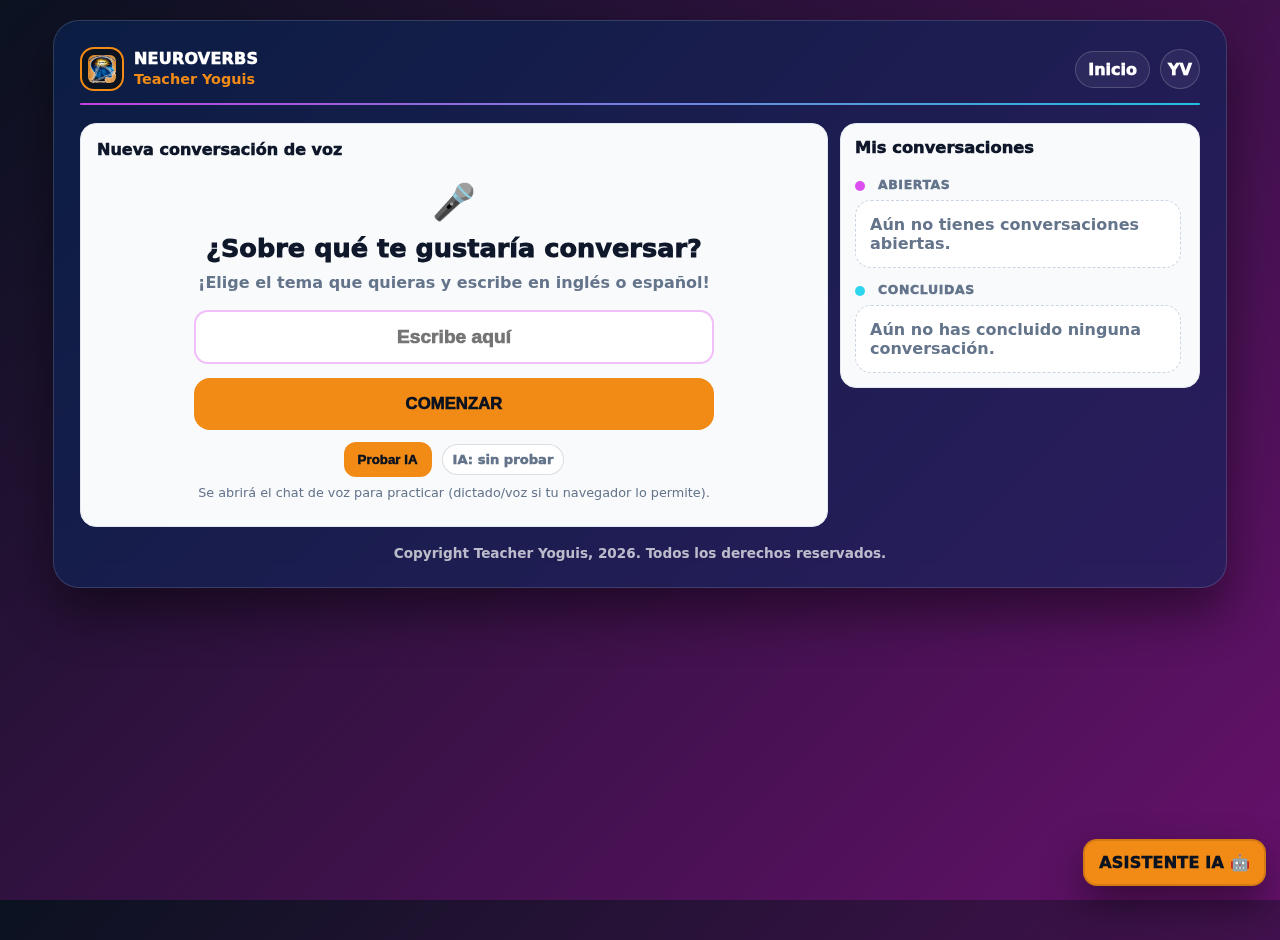
<file: teacher-yoguis-speaking-chat.html>
<!doctype html>
<html lang="es">
<head>
  <meta charset="utf-8" />
  <meta name="viewport" content="width=device-width, initial-scale=1" />
  <title>Teacher Yoguis | Speaking Chat</title>
  <meta name="theme-color" content="#0b1220" />
  <link rel="stylesheet" href="ui.css" />
  <script src="ai-config.js" defer></script>
  <script src="ai-client.js" defer></script>

  <link rel="icon" href="favicon.ico">
  <link rel="icon" type="image/png" href="favicon.png">
  <link rel="apple-touch-icon" href="apple-touch-icon.png">

</head>
<body>

<div class="float-actions float-actions-right" aria-label="Accesos rápidos">
  <a class="float-action ai-float" data-help="🤖 Abre el Asistente IA para resolver dudas, pedir ejemplos y practicar." href="https://chatgpt.com/g/g-688f92ef15e88191a178208283c76eb6-neuro-aprendizaje-de-los-verbos-irregulares" target="_blank" rel="noopener" title="Abrir Asistente IA">ASISTENTE IA 🤖</a>
</div>

<div class="app">
  <header class="tyTopbar">
    <a class="tyBrandMini" href="teacher-yoguis.html" aria-label="Teacher Yoguis Dashboard">
      <img src="assets/brain.png" alt="NEUROVERBS" class="tyBrandLogo">
      <div class="tyBrandText">
        <div class="tyBrandName">NEUROVERBS</div>
        <div class="tyBrandSub">Teacher Yoguis</div>
      </div>
    </a>
    <div class="tyTopRight">
      <a class="tyHomeLink" href="neuroverbs.html" title="Inicio">Inicio</a>
      <div class="tyAvatar" title="Usuario">YV</div>
    </div>
  </header>
  <div class="tyGradLine" aria-hidden="true"></div>

  <div class="tyLayout">
    <section class="card" aria-label="Conversación por voz">
      <div class="tyChatHead">
        <div>
          <div class="tySectionLabel" style="margin-bottom:6px">Conversación por voz</div>
          <div class="tyChatTopic" id="chatTopic">—</div>
          <div class="tyChatMeta" id="chatMeta"></div>
        </div>
        <div class="tyChatActions">
          <button class="btn-mini" id="btnTestIA" type="button" title="Probar conexión IA">Probar IA</button>
          <a class="btn-mini btn-link" href="teacher-yoguis-speaking.html">Volver</a>
          <button class="btn-mini" id="btnDone" type="button" title="Marcar como concluida">Concluir</button>
        </div>
      </div>

      <div class="tyChatLog" id="chatLog" aria-live="polite"></div>

      <div class="tyChatComposer">
        <textarea id="chatText" rows="2" placeholder="Escribe… o usa Escuchar"></textarea>
        <div class="tyChatComposerBtns">
          <button class="btn-mini" id="btnListen" type="button">Escuchar</button>
          <button class="btn-main" id="btnSend" type="button">Enviar</button>
        </div>
      </div>

      <div class="legend" id="voiceNote">Tip: “Escuchar” usa dictado del navegador (si está disponible). También puedes escribir.</div>
    </section>

    <aside class="card" aria-label="Mis conversaciones">
      <div class="tyCardHead">
        <h2>Mis conversaciones</h2>
      </div>
      <div class="tyHistory" id="convWrap"></div>
    </aside>
  </div>


  <div class="tyFooter">Copyright Teacher Yoguis, 2026. Todos los derechos reservados.</div>
</div>


<script src="teacher-yoguis-speaking-chat.js" defer></script>
<script src="logout-widget.js"></script>
</body>
</html>
</file>
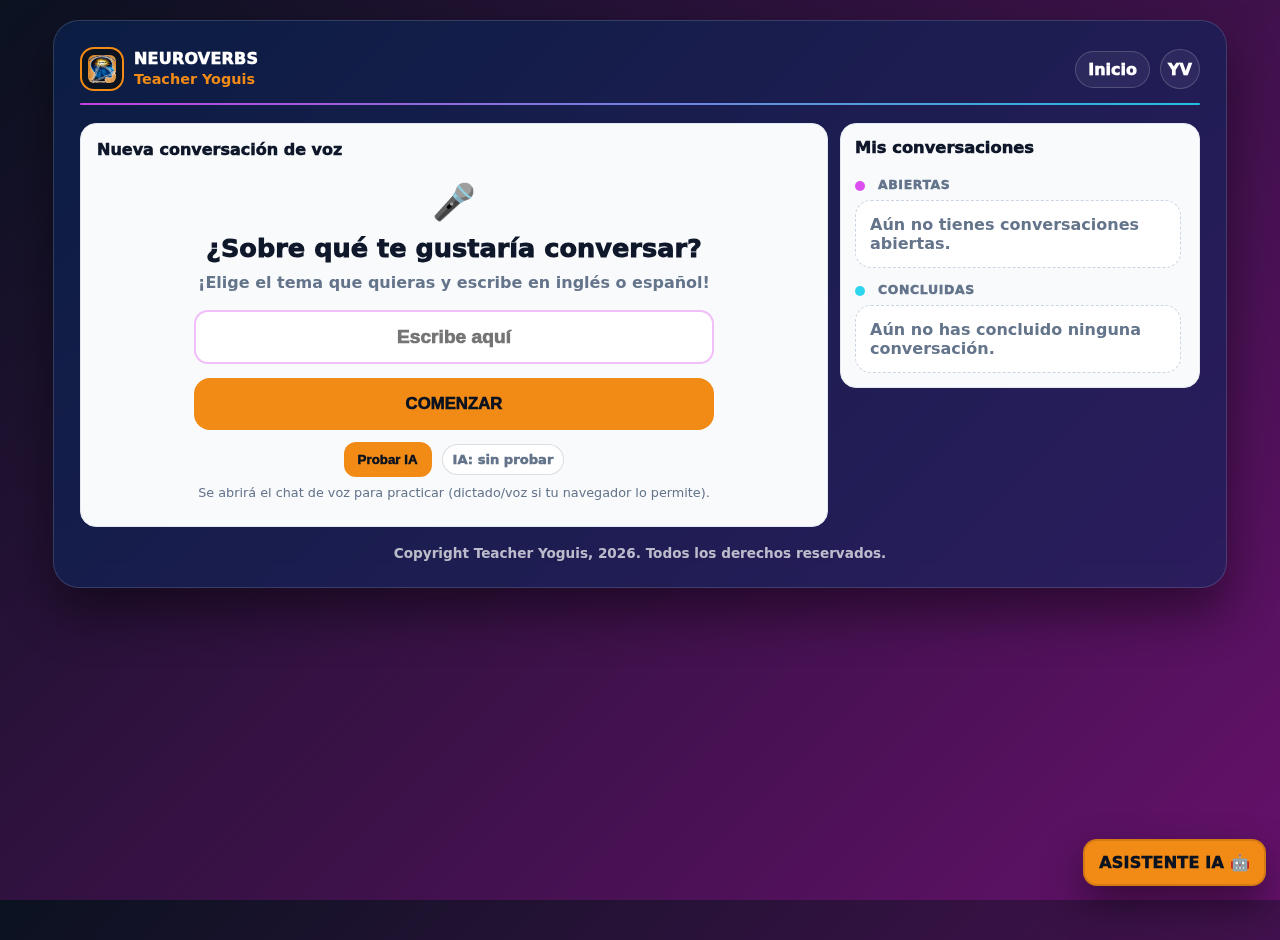
<file: teacher-yoguis-speaking.html>
<!doctype html>
<html lang="es">
<head>
  <meta charset="utf-8" />
  <meta name="viewport" content="width=device-width, initial-scale=1" />
  <title>Teacher Yoguis | Speaking</title>
  <meta name="theme-color" content="#0b1220" />
  <link rel="stylesheet" href="ui.css" />
  <script src="ai-config.js" defer></script>
  <script src="ai-client.js" defer></script>

  <link rel="icon" href="favicon.ico">
  <link rel="icon" type="image/png" href="favicon.png">
  <link rel="apple-touch-icon" href="apple-touch-icon.png">

</head>
<body>

<div class="float-actions float-actions-right" aria-label="Accesos rápidos">
  <a class="float-action ai-float" data-help="🤖 Abre el Asistente IA para resolver dudas, pedir ejemplos y practicar." href="https://chatgpt.com/g/g-688f92ef15e88191a178208283c76eb6-neuro-aprendizaje-de-los-verbos-irregulares" target="_blank" rel="noopener" title="Abrir Asistente IA">ASISTENTE IA 🤖</a>
</div>

<div class="app">
  <header class="tyTopbar">
    <a class="tyBrandMini" href="teacher-yoguis.html" aria-label="Teacher Yoguis Dashboard">
      <img src="assets/brain.png" alt="NEUROVERBS" class="tyBrandLogo">
      <div class="tyBrandText">
        <div class="tyBrandName">NEUROVERBS</div>
        <div class="tyBrandSub">Teacher Yoguis</div>
      </div>
    </a>
    <div class="tyTopRight">
      <a class="tyHomeLink" href="neuroverbs.html" title="Inicio">Inicio</a>
      <div class="tyAvatar" title="Usuario">YV</div>
    </div>
  </header>
  <div class="tyGradLine" aria-hidden="true"></div>

  <div class="tyLayout">
    <section class="card tyCenterCard" aria-label="Nueva conversación de voz">
      <div class="tySectionLabel">Nueva conversación de voz</div>

      <div class="tyCenterWrap">
        <div class="tyBigIcon">🎤</div>
        <h2 class="tyCenterTitle">¿Sobre qué te gustaría conversar?</h2>
        <div class="tyCenterSub">¡Elige el tema que quieras y escribe en inglés o español!</div>

        <div class="tyInputRow tyInputRowSolo">
          <input id="topic" type="text" placeholder="Escribe aquí" autocomplete="off" />
        </div>

        <button class="btn-main tyBigBtn" id="btnStart" type="button">Comenzar</button>
        <div class="tyBtnRow" style="justify-content:center;margin-top:12px">
  <button class="btn-mini" id="btnTestIA" type="button">Probar IA</button>
  <span class="tyIaPill" id="iaStatus">IA: sin probar</span>
</div>
<div class="legend">Se abrirá el chat de voz para practicar (dictado/voz si tu navegador lo permite).</div>
      </div>
    </section>

    <aside class="card" aria-label="Mis conversaciones">
      <div class="tyCardHead">
        <h2>Mis conversaciones</h2>
      </div>

      <div class="tyHistory" id="convWrap"></div>
    </aside>
  </div>


  <div class="tyFooter">Copyright Teacher Yoguis, 2026. Todos los derechos reservados.</div>
</div>


<script src="teacher-yoguis-speaking.js" defer></script>
<script src="logout-widget.js"></script>
</body>
</html>
</file>
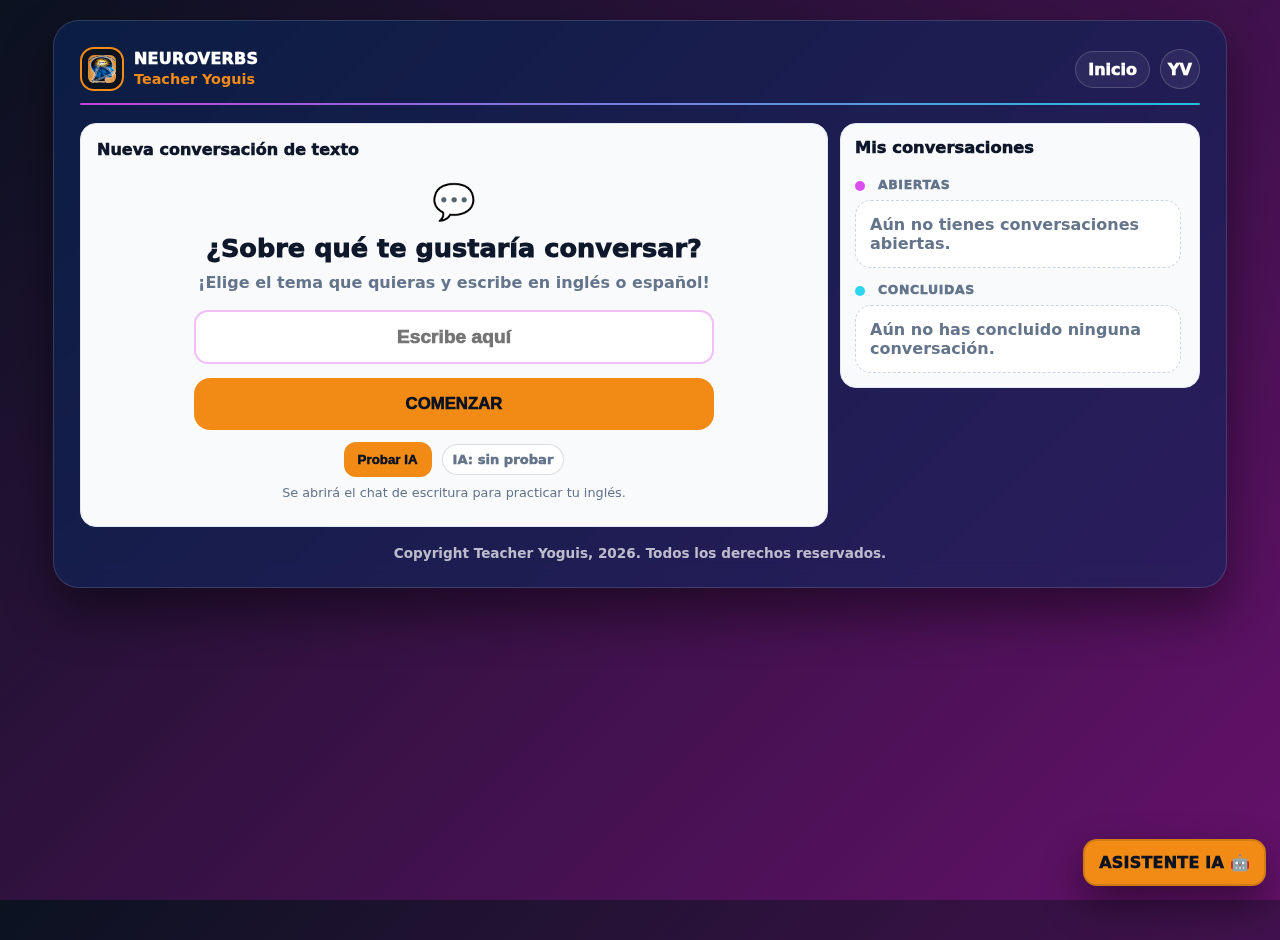
<file: teacher-yoguis-writing-chat.html>
<!doctype html>
<html lang="es">
<head>
  <meta charset="utf-8" />
  <meta name="viewport" content="width=device-width, initial-scale=1" />
  <title>Teacher Yoguis | Writing Chat</title>
  <meta name="theme-color" content="#0b1220" />
  <link rel="stylesheet" href="ui.css" />
  <script src="ai-config.js" defer></script>
  <script src="ai-client.js" defer></script>

  <link rel="icon" href="favicon.ico">
  <link rel="icon" type="image/png" href="favicon.png">
  <link rel="apple-touch-icon" href="apple-touch-icon.png">

</head>
<body>

<div class="float-actions float-actions-right" aria-label="Accesos rápidos">
  <a class="float-action ai-float" data-help="🤖 Abre el Asistente IA para resolver dudas, pedir ejemplos y practicar." href="https://chatgpt.com/g/g-688f92ef15e88191a178208283c76eb6-neuro-aprendizaje-de-los-verbos-irregulares" target="_blank" rel="noopener" title="Abrir Asistente IA">ASISTENTE IA 🤖</a>
</div>

<div class="app">
  <header class="tyTopbar">
    <a class="tyBrandMini" href="teacher-yoguis.html" aria-label="Teacher Yoguis Dashboard">
      <img src="assets/brain.png" alt="NEUROVERBS" class="tyBrandLogo">
      <div class="tyBrandText">
        <div class="tyBrandName">NEUROVERBS</div>
        <div class="tyBrandSub">Teacher Yoguis</div>
      </div>
    </a>
    <div class="tyTopRight">
      <a class="tyHomeLink" href="neuroverbs.html" title="Inicio">Inicio</a>
      <div class="tyAvatar" title="Usuario">YV</div>
    </div>
  </header>
  <div class="tyGradLine" aria-hidden="true"></div>

  <div class="tyLayout">
    <section class="card" aria-label="Conversación por texto">
      <div class="tyChatHead">
        <div>
          <div class="tySectionLabel" style="margin-bottom:6px">Conversación por texto</div>
          <div class="tyChatTopic" id="chatTopic">—</div>
          <div class="tyChatMeta" id="chatMeta"></div>
        </div>
        <div class="tyChatActions">
          <button class="btn-mini" id="btnTestIA" type="button" title="Probar conexión IA">Probar IA</button>
          <a class="btn-mini btn-link" href="teacher-yoguis-writing.html">Volver</a>
          <button class="btn-mini" id="btnDone" type="button" title="Marcar como concluida">Concluir</button>
        </div>
      </div>

      <div class="tyChatLog" id="chatLog" aria-live="polite"></div>

      <div class="tyChatComposer">
        <textarea id="chatText" rows="2" placeholder="Escribe tu mensaje…"></textarea>
        <button class="btn-main" id="btnSend" type="button">Enviar</button>
      </div>

      <div class="legend">Tip: escribe en inglés o español. Te respondo con una corrección corta + una pregunta para continuar.</div>
    </section>

    <aside class="card" aria-label="Mis conversaciones">
      <div class="tyCardHead">
        <h2>Mis conversaciones</h2>
      </div>
      <div class="tyHistory" id="convWrap"></div>
    </aside>
  </div>


  <div class="tyFooter">Copyright Teacher Yoguis, 2026. Todos los derechos reservados.</div>
</div>


<script src="teacher-yoguis-writing-chat.js" defer></script>
<script src="logout-widget.js"></script>
</body>
</html>
</file>
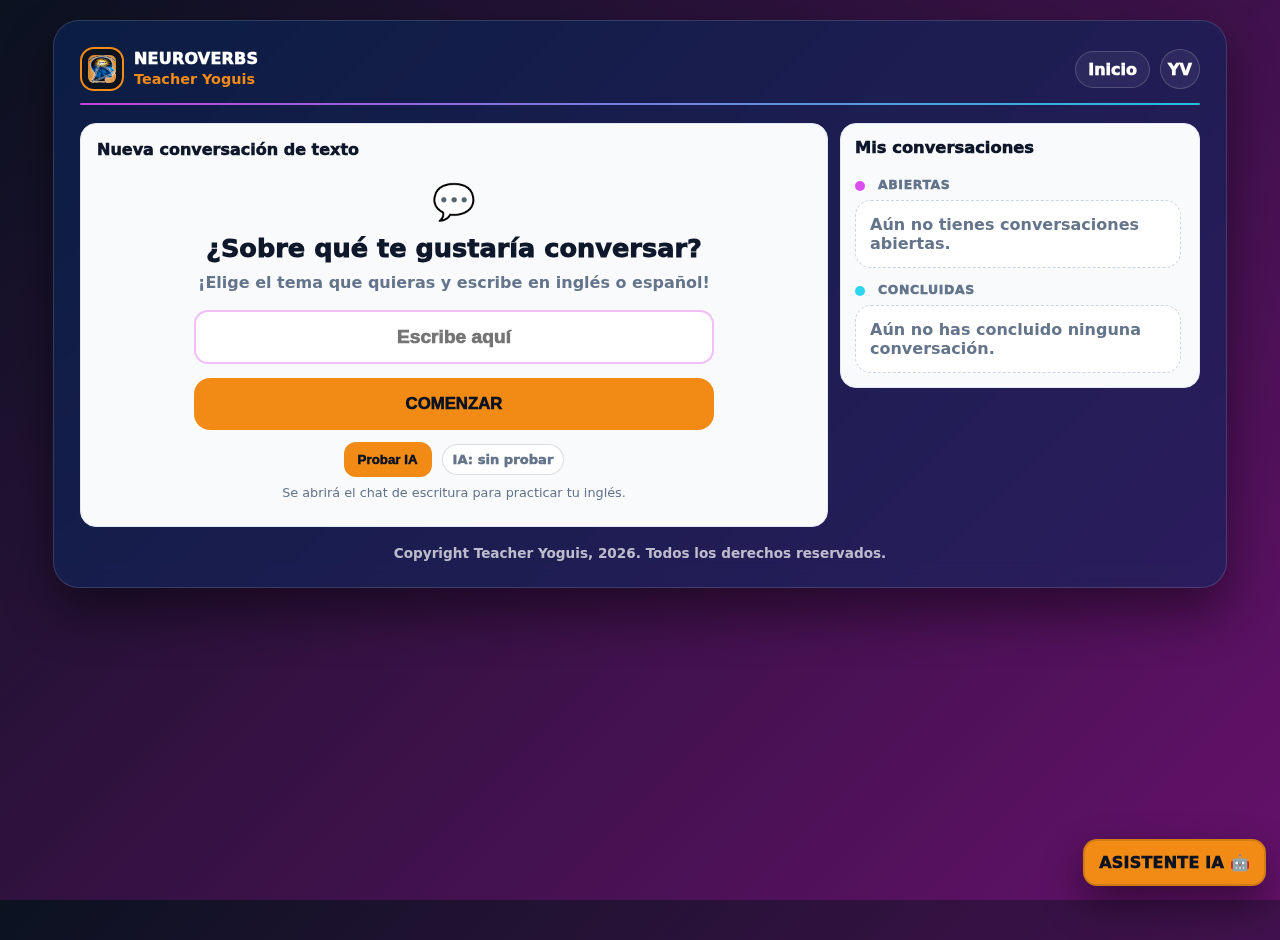
<file: teacher-yoguis-writing.html>
<!doctype html>
<html lang="es">
<head>
  <meta charset="utf-8" />
  <meta name="viewport" content="width=device-width, initial-scale=1" />
  <title>Teacher Yoguis | Writing</title>
  <meta name="theme-color" content="#0b1220" />
  <link rel="stylesheet" href="ui.css" />
  <script src="ai-config.js" defer></script>
  <script src="ai-client.js" defer></script>

  <link rel="icon" href="favicon.ico">
  <link rel="icon" type="image/png" href="favicon.png">
  <link rel="apple-touch-icon" href="apple-touch-icon.png">

</head>
<body>

<div class="float-actions float-actions-right" aria-label="Accesos rápidos">
  <a class="float-action ai-float" data-help="🤖 Abre el Asistente IA para resolver dudas, pedir ejemplos y practicar." href="https://chatgpt.com/g/g-688f92ef15e88191a178208283c76eb6-neuro-aprendizaje-de-los-verbos-irregulares" target="_blank" rel="noopener" title="Abrir Asistente IA">ASISTENTE IA 🤖</a>
</div>

<div class="app">
  <header class="tyTopbar">
    <a class="tyBrandMini" href="teacher-yoguis.html" aria-label="Teacher Yoguis Dashboard">
      <img src="assets/brain.png" alt="NEUROVERBS" class="tyBrandLogo">
      <div class="tyBrandText">
        <div class="tyBrandName">NEUROVERBS</div>
        <div class="tyBrandSub">Teacher Yoguis</div>
      </div>
    </a>
    <div class="tyTopRight">
      <a class="tyHomeLink" href="neuroverbs.html" title="Inicio">Inicio</a>
      <div class="tyAvatar" title="Usuario">YV</div>
    </div>
  </header>
  <div class="tyGradLine" aria-hidden="true"></div>

  <div class="tyLayout">
    <section class="card tyCenterCard" aria-label="Nueva conversación de texto">
      <div class="tySectionLabel">Nueva conversación de texto</div>

      <div class="tyCenterWrap">
        <div class="tyBigIcon">💬</div>
        <h2 class="tyCenterTitle">¿Sobre qué te gustaría conversar?</h2>
        <div class="tyCenterSub">¡Elige el tema que quieras y escribe en inglés o español!</div>

        <div class="tyInputRow tyInputRowSolo">
          <input id="topic" type="text" placeholder="Escribe aquí" autocomplete="off" />
        </div>

        <button class="btn-main tyBigBtn" id="btnStart" type="button">Comenzar</button>
        <div class="tyBtnRow" style="justify-content:center;margin-top:12px">
  <button class="btn-mini" id="btnTestIA" type="button">Probar IA</button>
  <span class="tyIaPill" id="iaStatus">IA: sin probar</span>
</div>
<div class="legend">Se abrirá el chat de escritura para practicar tu inglés.</div>
      </div>
    </section>

    <aside class="card" aria-label="Mis conversaciones">
      <div class="tyCardHead">
        <h2>Mis conversaciones</h2>
      </div>

      <div class="tyHistory" id="convWrap"></div>
    </aside>
  </div>


  <div class="tyFooter">Copyright Teacher Yoguis, 2026. Todos los derechos reservados.</div>
</div>


<script src="teacher-yoguis-writing.js" defer></script>
<script src="logout-widget.js"></script>
</body>
</html>
</file>
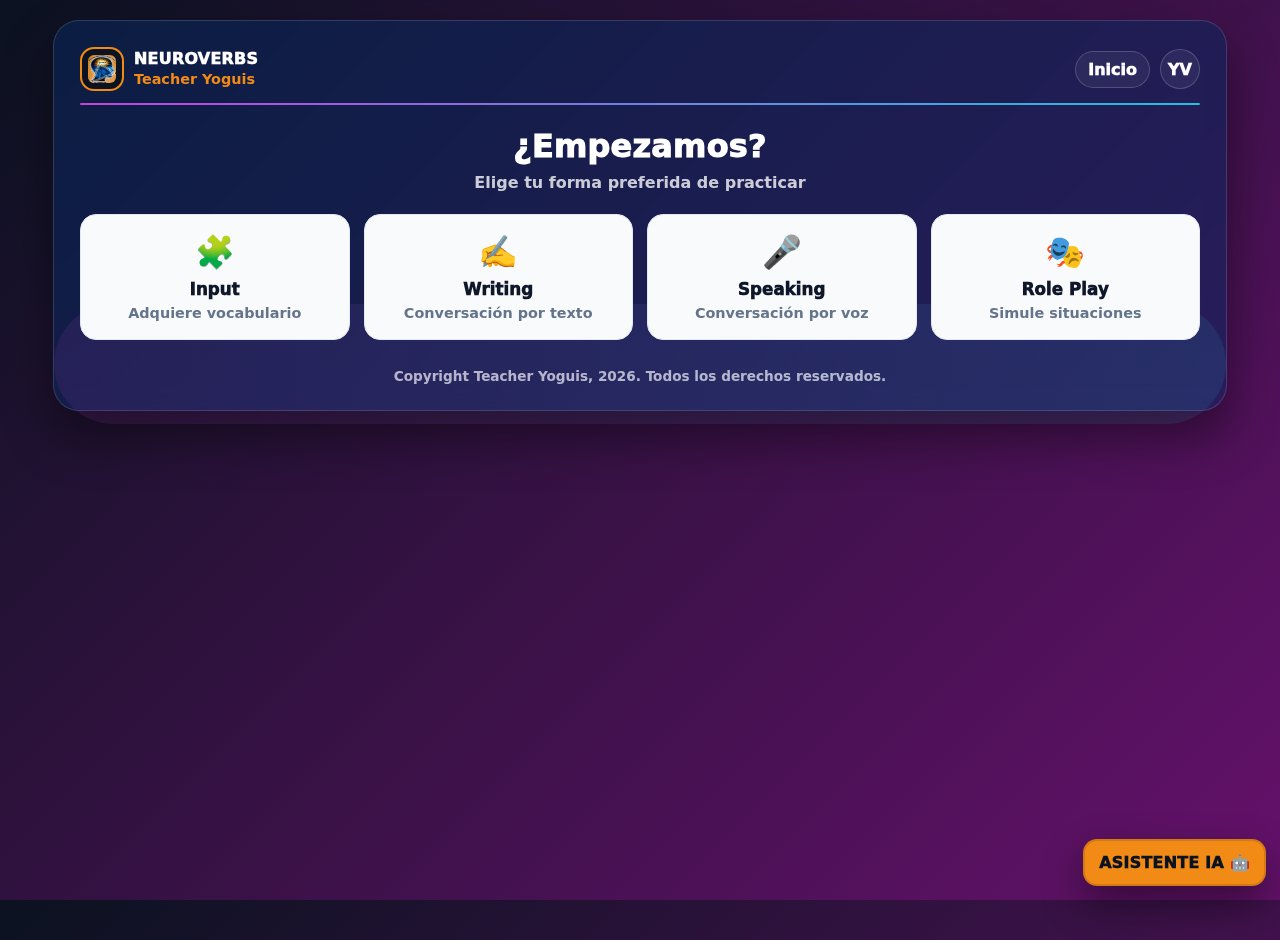
<file: teacher-yoguis.html>
<!doctype html>
<html lang="es">
<head>
  <meta charset="utf-8" />
  <meta name="viewport" content="width=device-width, initial-scale=1" />
  <title>Teacher Yoguis | NEUROVERBS</title>
  <meta name="theme-color" content="#0b1220" />
  <link rel="stylesheet" href="ui.css" />

  <link rel="icon" href="favicon.ico">
  <link rel="icon" type="image/png" href="favicon.png">
  <link rel="apple-touch-icon" href="apple-touch-icon.png">

</head>
<body>

<!-- ✅ Acceso rápido (igual que index) -->
<div class="float-actions float-actions-right" aria-label="Accesos rápidos">
  <a class="float-action ai-float" data-help="🤖 Abre el Asistente IA para resolver dudas, pedir ejemplos y practicar." href="https://chatgpt.com/g/g-688f92ef15e88191a178208283c76eb6-neuro-aprendizaje-de-los-verbos-irregulares" target="_blank" rel="noopener" title="Abrir Asistente IA">ASISTENTE IA 🤖</a>
</div>

<div class="app">
    <header class="tyTopbar">
    <a class="tyBrandMini" href="teacher-yoguis.html" aria-label="Teacher Yoguis Dashboard">
      <img src="assets/brain.png" alt="NEUROVERBS" class="tyBrandLogo">
      <div class="tyBrandText">
        <div class="tyBrandName">NEUROVERBS</div>
        <div class="tyBrandSub">Teacher Yoguis</div>
      </div>
    </a>
    <div class="tyTopRight">
      <a class="tyHomeLink" href="neuroverbs.html" title="Inicio">Inicio</a>
      <div class="tyAvatar" title="Usuario">YV</div>
    </div>
  </header>
  <div class="tyGradLine" aria-hidden="true"></div>

  <section class="tyHero">
    <h1>¿Empezamos?</h1>
    <p>Elige tu forma preferida de practicar</p>
  </section>

  <div class="tyDashWrap">
    <div class="tyWave" aria-hidden="true"></div>

    <div class="tyModuleGrid">
      <a class="card tyModuleCard" href="teacher-yoguis-input.html">
        <div class="tyMIcon">🧩</div>
        <div class="tyMTitle">Input</div>
        <div class="tyMDesc">Adquiere vocabulario</div>
      </a>

      <a class="card tyModuleCard" href="teacher-yoguis-writing.html">
        <div class="tyMIcon">✍️</div>
        <div class="tyMTitle">Writing</div>
        <div class="tyMDesc">Conversación por texto</div>
      </a>

      <a class="card tyModuleCard" href="teacher-yoguis-speaking.html">
        <div class="tyMIcon">🎤</div>
        <div class="tyMTitle">Speaking</div>
        <div class="tyMDesc">Conversación por voz</div>
      </a>

      <a class="card tyModuleCard" href="teacher-yoguis-roleplay.html">
        <div class="tyMIcon">🎭</div>
        <div class="tyMTitle">Role Play</div>
        <div class="tyMDesc">Simule situaciones</div>
      </a>
    </div>
  </div>

  <div class="tyFooter">Copyright Teacher Yoguis, 2026. Todos los derechos reservados.</div>

</div>
<script src="logout-widget.js"></script>
</body>
</html>
</file>
<file: ui.css>
:root{
      --purple:#65116B;
      --orange:#F28B16;
      --blue:#2563eb; /* azul para C2 */
      --red:#ff3b30;  /* rojo para C3 */

      --c1: var(--orange);
      --c2: var(--blue);
      --c3: var(--red);

      --primary: var(--purple);
      --secondary: var(--orange);
      --accent: var(--orange);

      --bg: linear-gradient(135deg,#0b1220 0%, var(--purple) 100%);
      --success:#10b981;
      --error:#ef4444;
      --muted:#64748b;

      --secondaryHover:#d97706;
      --purpleDark:#4b0c50;

      /* ✅ Espacio seguro superior para que los modales NO queden debajo del menú de puntuación */
      --hudSafe: 160px; /* se actualiza dinámicamente según la altura real de la barra de puntuación */
      --topSafe: 160px; /* legacy fallback */
      }

    html, body { height: 100%; }

    body{
      font-family: system-ui, -apple-system, Segoe UI, Roboto, Ubuntu, Cantarell, "Noto Sans", sans-serif;
      background: var(--bg);
      margin:0; padding:20px; color:#0f172a;
      display:flex; flex-direction:column; align-items:center;
      position: relative;
    }

    body.has-floating-stats{
      padding-top: calc(var(--hudSafe, 160px) + 12px);
    }

    .app{
      max-width:1120px; width:100%;
      background: rgba(9, 38, 92, .55); padding:26px;
      border: 1px solid rgba(255,255,255,.14);
      border-radius:26px;
      box-shadow:0 25px 50px rgba(0,0,0,.45);
      backdrop-filter: blur(10px);
    }

    .brand{
      background:#0b1220;
      border:2px solid var(--secondary);
      border-radius:20px;
      padding:18px 16px;
      margin-bottom:16px;
      color:#fff;
      text-align:center;
    }
    .brand h1{
      margin:0;
      font-size:1.35rem;
      font-weight:950;
      letter-spacing:.2px;
      line-height:1.25;
    }
    .brand .subtitle{
      margin-top:6px;
      font-size:1rem;
      font-weight:900;
      color:var(--accent);
    }
    .brand .by{
      margin-top:6px;
      font-size:.85rem;
      font-weight:850;
      color:#cbd5e1;
    }

    /* ✅✅✅ BARRA DE PUNTOS: SIEMPRE VISIBLE (FIJA) */
    .stats{
      display:flex;
      align-items:stretch;
      justify-content:flex-start;
      gap:10px;
      background:var(--secondary);
      color:#0b1220;
      padding:14px;
      border-radius:18px;
      margin:0;

      position: fixed !important;
      top: 12px !important;
      left: 50% !important;
      transform: translateX(-50%) !important;
      width: min(1120px, calc(100% - 40px)) !important;

      /* ✅ IMPORTANTE: que la barra NO tape los modales */
      z-index: 200 !important;
      box-shadow:0 18px 40px rgba(0,0,0,.45);
      backdrop-filter: blur(6px);
      -webkit-backdrop-filter: blur(6px);
      pointer-events: auto;

      /* ✅ Scroll horizontal tipo app (swipe con el dedo) */
      flex-wrap: nowrap;
      overflow-x: auto;
      overflow-y: hidden;
      -webkit-overflow-scrolling: touch;
      scroll-snap-type: x mandatory;
      touch-action: pan-x;
      cursor: grab;
    }

    /* Ocultar barra de scroll (mantiene el swipe) */
    #statsBar{ scrollbar-width: none; }
    #statsBar::-webkit-scrollbar{ height: 0; }

    /* Items: no se encogen y hacen snap */
    #statsBar .statBox,
    #statsBar .goalBox{
      flex: 0 0 auto;
      scroll-snap-align: start;
    }

    .stat-value{
      display:block;
      font-size:1.4rem;
      font-weight:900;
      color:#0b1220;
    }
    .stat-label{
      font-size:.7rem;
      text-transform:uppercase;
      color:rgba(11,18,32,.75);
      font-weight:950;
      letter-spacing:.2px;
    }

    /* ✅ ROUND BUTTONS */
    .roundbar{
      display:flex;
      flex-direction:column;
      gap:10px;
      justify-content:center;
      align-items:center;
      margin:0 0 12px;
    }
    .roundrow{
      display:flex;
      gap:10px;
      justify-content:center;
      align-items:center;
      flex-wrap:wrap;
      width:100%;
    }
    .roundbtn{
      border:none;
      cursor:pointer;
      font-weight:950;
      padding:12px 16px;
      border-radius:14px;
      background:#0b1220;
      color:#fff;
      border:2px solid rgba(255,255,255,.12);
      transition:.15s;
      letter-spacing:.2px;
      text-transform:uppercase;
    }
    .roundbtn:hover{transform:translateY(-1px); border-color:rgba(255,255,255,.25);}
    /* ✅ Ayudas (tooltip) — global (no se recorta por overflow)
       Usa un tooltip fijo en <body> con z-index muy alto */
    /* Desactiva el tooltip por pseudo-elementos (se recortaba dentro de contenedores) */
    .roundbtn[data-help]::after,
    .roundbtn[data-help]::before{ display:none !important; }

    #globalTooltip{
      position: fixed;
      left: 0;
      top: 0;
      transform: translate(-9999px, -9999px);
      max-width: min(360px, calc(100vw - 24px));
      background: rgba(15, 22, 36, .96);
      color: #fff;
      border: 1px solid rgba(255,255,255,.16);
      border-radius: 12px;
      padding: 10px 12px;
      box-shadow: 0 16px 40px rgba(0,0,0,.5);
      z-index: 999999;
      pointer-events: none;
      opacity: 0;
      transition: opacity .12s ease;
      font-size: 13px;
      line-height: 1.25;
      backdrop-filter: blur(10px);
      -webkit-backdrop-filter: blur(10px);
    }
    #globalTooltip.show{ opacity: 1; }
    #globalTooltip .gt-title{ font-weight: 800; margin-bottom: 4px; }
    #globalTooltip .gt-text{ font-weight: 600; opacity:.95; }
    #globalTooltip .gt-arrow{
      position: absolute;
      width: 10px; height: 10px;
      background: rgba(15, 22, 36, .96);
      border-left: 1px solid rgba(255,255,255,.16);
      border-top: 1px solid rgba(255,255,255,.16);
      transform: rotate(45deg);
      left: calc(50% - 5px);
      bottom: -6px;
    }

    .roundbtn.active{
      background:var(--secondary);
      color:#0b1220;
      border-color:var(--secondary);
    }
    .roundbtn.ebook{
      background:var(--secondary);
      color:#0b1220;
      border-color:var(--secondary);
    }
    .roundbtn.ebook:hover{transform:translateY(-1px); filter:brightness(1.02);}
    .roundbtn.web{
      background:#0b1220;
      color:#fff;
      border:2px solid rgba(255,255,255,.12);
    }
    .roundbtn.web:hover{transform:translateY(-1px); border-color:rgba(255,255,255,.25);}
    .roundhint{
      font-weight:900;
      color:#cbd5e1;
      font-size:.85rem;
      letter-spacing:.2px;
    }

    /* ✅ ACCESOS RÁPIDOS (ABAJO‑IZQUIERDA): SMART‑E‑BOOK + ASISTENTE IA */
    .float-actions{
      position: fixed;
      left: 14px;
      bottom: 14px;
      z-index: 200; /* por debajo de overlays/modales */
      display: flex;
      gap: 10px;
      align-items: center;
      flex-wrap: wrap;
    }
    .float-action{
      background: var(--secondary);
      color:#0b1220;
      border:2px solid rgba(0,0,0,.12);
      padding:12px 14px;
      border-radius:14px;
      font-weight:950;
      text-transform:uppercase;
      letter-spacing:.2px;
      text-decoration:none;
      box-shadow:0 18px 40px rgba(0,0,0,.45);
      display:inline-flex;
      align-items:center;
      justify-content:center;
      white-space:nowrap;
    }
    .float-action:hover{
      background: var(--secondaryHover);
      transform: translateY(-1px);
    }
    .float-action.web-float{
      background:#0b1220;
      color:#fff;
      border:2px solid rgba(255,255,255,.12);
    }
    .float-action.web-float:hover{
      background:#0b1220;
      border-color:rgba(255,255,255,.25);
    }

    /* ✅ Ajuste móvil: más compacto y sin tapar controles */
    @media (max-width: 520px){
      .float-actions{
        bottom: 4px;
        left: 10px;
        gap: 8px;
      }
      .float-action{
        padding: 10px 12px;
        font-size: .78rem;
        border-radius: 12px;
      }
    }

    /* ✅ Canva/Video embebido: más bajo (no tan alto) */
    .canva-embed{
      position: relative;
      width: 100%;
      height: 56vh;           /* 👈 ajusta aquí si lo quieres más pequeño */
      max-height: 520px;
      min-height: 320px;
      margin-top: 1rem;
      margin-bottom: .9rem;
      overflow: hidden;
      border-radius: 12px;
      box-shadow: 0 2px 8px 0 rgba(63,69,81,0.16);
      border:1px solid rgba(0,0,0,.08);
      background:#fff;
    }
    .canva-embed iframe{
      position:absolute;
      inset:0;
      width:100%;
      height:100%;
      border:0;
    }

    .btn-link{
      display:inline-flex;
      align-items:center;
      justify-content:center;
      gap:8px;
      text-decoration:none;
    }

    .top{
      display:grid; grid-template-columns:1.7fr 1fr auto;
      gap:12px; margin-bottom:14px;
      background:#f1f5f9; padding:16px; border-radius:18px;
      align-items:end;
    }
    label{font-weight:800; font-size:.85rem; color:#0f172a;}
    select{
      padding:12px; border-radius:12px;
      border:2px solid #cbd5e1;
      font-weight:800; background:#fff; width:100%;
      cursor:pointer;
    }
    .btn-mini{
      background:var(--accent); color:#0b1220;
      border:none; padding:10px 14px;
      border-radius:12px; cursor:pointer; font-weight:950;
      white-space:nowrap;
    }

    .hint{
      background:#0b1220;
      border:2px solid var(--accent);
      color:#fff;
      padding:12px 14px;
      border-radius:16px;
      margin:0 0 14px;
      display:flex;
      flex-direction:column;
      gap:8px;
    }

/* Neon subtitle for hint bullets */
.neon-subtitle{
  margin: 10px 0 8px;
  text-align: center;
  font-weight: 950;
  letter-spacing: .18em;
  text-transform: uppercase;
  font-size: clamp(14px, 2.2vw, 18px);
  color: #b7fff3;
  text-shadow:
    0 0 6px rgba(183,255,243,.75),
    0 0 14px rgba(72,255,231,.55),
    0 0 28px rgba(18,185,255,.35);
}

    .hint-top{
      display:flex;
      justify-content:space-between;
      align-items:center;
      gap:10px;
      flex-wrap:wrap;
    }
    .hint-badge{
      background:var(--accent);
      color:#0b1220;
      font-weight:950;
      padding:6px 10px;
      border-radius:999px;
      font-size:.8rem;
      letter-spacing:.2px;
      white-space:nowrap;
    }
    .hint-days{
      color:#cbd5e1;
      font-weight:850;
      font-size:.85rem;
      white-space:nowrap;
    }
    .hint ul{
      margin:0;
      padding-left:18px;
      color:#e5e7eb;
      font-weight:750;
      line-height:1.25rem;
    }
    .hint em{color:#fde68a; font-style:normal; font-weight:950;}

    .voiceChip{
      display:inline-flex;
      align-items:center;
      gap:8px;
      flex-wrap:wrap;
      font-weight:950;
      color:#0b1220;
      background:var(--secondary);
      padding:8px 10px;
      border-radius:999px;
      align-self:flex-start;
      border:2px solid rgba(255,255,255,.12);
    }

    /* ✅ "Modo" subido a la fila superior: céntralo dentro del flex */
    .hint-top .voiceChip{ align-self:center; }
    .voiceChip small{
      font-weight:950;
      background:#0b1220;
      color:#fff;
      padding:4px 8px;
      border-radius:999px;
      letter-spacing:.2px;
    }

    .exNote{
      margin-top:8px;
      padding:10px 12px;
      border-radius:14px;
      background:#111827;
      border:2px dashed #fca5a5;
      color:#fee2e2;
      font-weight:900;
      display:none;
    }
    .exNote span{color:#fca5a5;}

    .target{
      text-align:center; font-size:3rem;
      font-weight:950; margin:6px 0 10px;
      color:var(--primary); text-transform:uppercase;
    }

        /* verb (EN) override */
    #verbo-en{ color: var(--c1) !important; }

    .inputs{
      display:grid; grid-template-columns:repeat(3,1fr);
      gap:12px; margin-bottom:14px;
    }
    

    /* ✅ Inputs con botón mini de audio al lado (C1/C2/C3) */
    .inputWrap{
      display:flex;
      gap:10px;
      align-items:stretch;
    }
    .inputWrap input{
      flex:1;
      width:auto;
    }
    .listenMini{
      border:none;
      cursor:pointer;
      border-radius:16px;
      font-weight:950;
      padding:0 12px;
      min-width:74px;
      display:flex;
      align-items:center;
      justify-content:center;
      gap:6px;
      color:#fff;
      transition:.15s;
      box-shadow:0 10px 20px rgba(0,0,0,.10);
      user-select:none;
    }
    .listenMini:hover{ transform:translateY(-1px); opacity:.96; }
    .listenMini:active{ transform:translateY(0); opacity:.92; }
    .listenIcon{ font-size:1.1rem; line-height:1; }
    .listenTag{ font-size:.95rem; letter-spacing:.03em; }

    .listenC1{ background:var(--c1); }
    .listenC2{ background:var(--c2); }
    .listenC3{ background:var(--c3); }

input{
      width:100%; padding:16px;
      border:3px solid #e2e8f0; border-radius:16px;
      text-align:center; font-size:1.2rem; font-weight:900;
      box-sizing:border-box;
    }
    input:focus{border-color:var(--secondary); outline:none; background:#f8fafc;}

    
    /* Fondo clarito por cajón C1/C2/C3 */
    #c1{ background: rgba(255,149,0,.14); border-color: rgba(255,149,0,.40); }
    #c2{ background: rgba(0,122,255,.14); border-color: rgba(0,122,255,.40); }
    #c3{ background: rgba(255,59,48,.14); border-color: rgba(255,59,48,.40); }

    /* Color de fuente (igual que conjugaciones) */
    #c1{ color: rgb(255,149,0); }
    #c2{ color: rgb(0,122,255); }
    #c3{ color: rgb(255,59,48); }

    #c1::placeholder{ color: rgba(255,149,0,.85); }
    #c2::placeholder{ color: rgba(0,122,255,.85); }
    #c3::placeholder{ color: rgba(255,59,48,.85); }

    #c1:focus{ background: rgba(255,149,0,.20); border-color: rgba(255,149,0,.75); }
    #c2:focus{ background: rgba(0,122,255,.20); border-color: rgba(0,122,255,.75); }
    #c3:focus{ background: rgba(255,59,48,.20); border-color: rgba(255,59,48,.75); }

    .btn-main{
      background:var(--secondary); color:#0b1220;
      padding:16px; border-radius:16px;
      font-size:1.05rem; font-weight:950;
      border:none; width:100%;
      cursor:pointer; text-transform:uppercase;
      transition:.2s;
    }

    .btn-associar{
      /* Responsive label wrapping */
      white-space:normal;
      line-height:1.15;
      text-transform:none;
      padding:16px 18px;
      font-size:clamp(0.95rem,2.6vw,1.05rem);
    }

    .btn-main:hover{background:var(--secondaryHover); transform:translateY(-1px);}

    .audio{
      display:flex; gap:10px; margin:14px 0 10px;
    }
    .btn-audio{
      flex:1; padding:14px; border-radius:14px;
      border:none; cursor:pointer; font-weight:950;
      color:#fff; transition:.15s;
    }
    .btn-a{background:var(--c1); color:#fff;}
    .btn-b{background:var(--c2); color:#fff;}
    .btn-c{background:var(--c3); color:#fff;}
.btn-audio:hover{transform:translateY(-1px); opacity:.95;}

    .nav{
      display:flex; justify-content:center; align-items:center;
      gap:18px; margin-top:6px;
    }
    .navRowBelowIllustration{width:100%; display:flex; justify-content:center; margin:10px 0 6px;}

    .nav button{
      cursor:pointer; border:none; background:none; font-size:2rem;
    }
    #progreso{font-weight:900; color:var(--muted);}

    #msg{ text-align:center; margin-top:10px; font-weight:950; min-height:24px;}

    #master{margin-top:22px; display:none; border-top:4px solid var(--success); padding-top:16px;}
    .time-head{
      background:var(--primary); color:#fff;
      padding:10px; border-radius:12px;
      margin:18px 0 10px; text-align:center; font-weight:950;
    }
    .grid{
      display:grid; grid-template-columns:repeat(auto-fit, minmax(min(340px, 100%), 1fr));
      gap:12px;
    }
    .card{
      background:#f8fafc; border:1px solid #e2e8f0;
      border-radius:16px; padding:14px;
    }
    .card strong{display:block; margin-bottom:8px;}
    table{width:100%; border-collapse:collapse;}
    td{
      padding:10px 6px; border-bottom:1px solid #e2e8f0;
      vertical-align:top;
    }
    th{
      text-align:left;
      padding:8px 6px;
      border-bottom:1px solid #cbd5e1;
      font-size:.72rem;
      color:#64748b;
      text-transform:uppercase;
      letter-spacing:.05em;
    }
    td.pron-col{
      width:74px;
      font-weight:950;
      color:#0f172a;
    }
    td.en-col .en{
      display:block;
      margin:0;
      padding-right:46px; /* espacio para el botón 🔊 */
      line-height:1.25;
    }
    td.tr-col{
      color:var(--muted);
      font-style:italic;
      font-size:.88rem;
    }

    .en{font-weight:950;}
    .es{
      display:block; font-size:.86rem; color:var(--muted);
      font-style:italic; margin-top:2px;
    }
    /* ✅ Colores por forma verbal */
    .v-c1{ color: var(--secondary); font-weight:950; } /* C1 Base (naranja) */
    .v-c2{ color: var(--blue); font-weight:950; }      /* C2 Past (azul) */
    .v-c3{ color: var(--error); font-weight:950; }     /* C3 Participle (rojo) */

    
    .v-suffix-s{ color:#a855f7; font-weight:900; }  /* sufijo 's' en violeta */
/* Exponente C1/C2/C3 junto al verbo resaltado */
    .v-exp{
      font-size: 0.65em;
      vertical-align: super;
      margin-left: 2px;
      font-weight: 950;
      opacity: 0.95;
    }

    .btn-listen{
      background:#e2e8f0; border:none; border-radius:999px;
      padding:6px 10px; cursor:pointer; float:right;
      font-weight:900;
    }
    /* ✅ Reading/Practice: botón 🔊 sin romper el flujo en móvil */
    #readingArea .btn-listen, #practiceArea .btn-listen{
      float:none;
      position:absolute;
      right:10px;
      top:10px;
    }
    #readingArea td, #practiceArea td{
      position:relative;
      padding-right:54px;
    }

    .btn-listen:hover{background:var(--secondary); color:#0b1220;}
    .legend{font-size:.8rem; color:var(--muted); margin-top:8px;}

    .warn{
      background:#fff7ed;
      border:1px dashed #fed7aa;
      color:#9a3412;
      padding:12px 14px;
      border-radius:16px;
      font-weight:950;
      margin:10px 0 0;
    }

    .overlay{
      position:fixed;
      inset:0;
      background:rgba(0,0,0,.75);
      display:none;
      justify-content:center;
      align-items:flex-start;
      padding: 18px;
      padding-top: 24px;
      overflow:auto;
      z-index: 9999999 !important;
    }
    .modal{
      background:#fff;
      padding:22px;
      border-radius:18px;
      max-width:860px;
      width:92%;
      max-height: 88vh;
      overflow:auto;
      border:2px solid var(--secondary);
      box-shadow:0 25px 50px rgba(0,0,0,.45);
    }
    .modal h2{margin:0 0 10px; color:var(--primary); font-weight:950;}

    /* ✅ Modales arriba (visibles sin subir) */
    #overlay, #reviewOverlay, #instOverlay, #ebookOverlay{
      align-items:flex-start !important;
      padding: 18px !important;
      padding-top: 24px !important;
    }
    #overlay .modal, #reviewOverlay .modal, #instOverlay .modal{
      margin-top: 0 !important;
      max-height: 88vh !important;
    }

    /* ✅ Cuando un modal está abierto, bajamos la prioridad del HUD (barra de puntuación y botón flotante)
       para que NUNCA tape el contenido del modal (especialmente en Google Sites). */
    body.modal-open .stats,
    body.modal-open .float-actions{
      pointer-events: none !important;
      opacity: .18 !important;
      filter: blur(.6px);
    }

    .motivation-backdrop{
      position:fixed;
      inset:0;
      background:rgba(0,0,0,.65);
      z-index: 9999998 !important;
      display:none;
    }
    .motivation{
      position:fixed;
      inset:0;
      z-index: 10000000 !important;
      display:none;
      align-items:center;
      justify-content:center;
      padding: 18px;
      overflow:auto;
    }
    .motivation-card{
      max-width:760px;
      width:100%;
      background:#0b1220;
      border:2px solid var(--secondary);
      border-radius:18px;
      box-shadow:0 25px 50px rgba(0,0,0,.55);
      color:#fff;
      padding:18px 18px 16px;
      animation: pop .18s ease-out;
      position:relative;
      max-height: 88vh;
      overflow:auto;
    }
    @keyframes pop{
      from{transform:scale(.96); opacity:0;}
      to{transform:scale(1); opacity:1;}
    }
    .motivation-top{
      display:flex;
      justify-content:space-between;
      align-items:center;
      gap:10px;
      flex-wrap:wrap;
      margin-bottom:10px;
    }
    .motivation-badge{
      background:var(--secondary);
      color:#0b1220;
      font-weight:950;
      padding:6px 10px;
      border-radius:999px;
      letter-spacing:.2px;
      white-space:nowrap;
    }
    .motivation-x{
      position:absolute;
      top:10px;
      right:10px;
      width:38px;
      height:38px;
      border-radius:12px;
      border:2px solid rgba(255,255,255,.18);
      background:rgba(255,255,255,.06);
      color:#fff;
      font-size:18px;
      font-weight:950;
      cursor:pointer;
      line-height:34px;
      text-align:center;
    }
    .motivation-x:hover{
      background:rgba(255,255,255,.12);
      border-color:rgba(255,255,255,.28);
    }
    .motivation-lines{
      display:grid;
      gap:8px;
      margin-top:8px;
    }
    .motivation-en{
      font-weight:950;
      color:#e5e7eb;
      font-size:1.05rem;
      line-height:1.35rem;
    }
    .motivation-es{
      font-weight:900;
      color:#cbd5e1;
      font-size:1rem;
      line-height:1.35rem;
    }
    .motivation-verb{
      color:var(--secondary);
      font-weight:950;
    }
    .motivation-action{
      display:flex;
      justify-content:flex-end;
      margin-top:14px;
    }
    .btn-conjugar{
      background:var(--secondary);
      color:#0b1220;
      border:none;
      padding:12px 16px;
      border-radius:14px;
      cursor:pointer;
      font-weight:950;
      text-transform:uppercase;
      letter-spacing:.3px;
    }
    .btn-conjugar:hover{filter:brightness(1.05);}

    .practice-head{
      background:#0b1220;
      color:#fff;
      padding:12px 14px;
      border-radius:16px;
      border:2px solid var(--secondary);
      display:flex;
      justify-content:space-between;
      align-items:center;
      gap:10px;
      flex-wrap:wrap;
      margin:18px 0 10px;
    }
    .practice-title{
      font-weight:950;
      letter-spacing:.2px;
    }
    .practice-badge{
      background:var(--secondary);
      color:#0b1220;
      font-weight:950;
      padding:6px 10px;
      border-radius:999px;
      white-space:nowrap;
    }
    .practice-grid{
      display:grid;
      grid-template-columns:repeat(auto-fit, minmax(min(320px, 100%), 1fr));
      gap:12px;
    }
    .p-card{
      background:#f8fafc;
      border:1px solid #e2e8f0;
      border-radius:16px;
      padding:14px;
    }
    .p-q{
      font-weight:950;
      margin-bottom:10px;
      color:#0f172a;
      line-height:1.25rem;
    }
    .p-sub{
      color:var(--muted);
      font-weight:850;
      font-size:.86rem;
      margin-top:6px;
    }
    .p-actions{
      display:flex;
      gap:10px;
      margin-top:10px;
      align-items:center;
      flex-wrap:wrap;
    }
    .p-btn{
      background:var(--secondary);
      color:#0b1220;
      border:none;
      padding:10px 12px;
      border-radius:12px;
      cursor:pointer;
      font-weight:950;
    }
    .p-btn:hover{background:var(--secondaryHover);}
    .p-msg{
      font-weight:950;
      min-height:22px;
    }
    .p-input{
      width:100%;
      padding:12px;
      border-radius:12px;
      border:2px solid #cbd5e1;
      font-weight:900;
      text-align:center;
      box-sizing:border-box;
      background:#fff;
    }
    .p-select{
      width:100%;
      padding:12px;
      border-radius:12px;
      border:2px solid #cbd5e1;
      font-weight:900;
      background:#fff;
      cursor:pointer;
      box-sizing:border-box;
    }
    .p-divider{
      margin:14px 0 6px;
      padding:10px 12px;
      border-radius:14px;
      background:#fff7ed;
      border:1px dashed #fed7aa;
      color:#9a3412;
      font-weight:950;
    }
    /* ===========================
       🎮 GAMIFICACIÓN PRO (Yoguis)
       =========================== */
    .statBox{
      min-width: 112px;
      display:flex;
      flex-direction:column;
      align-items:center;
      justify-content:center;
      padding:6px 8px;
      border-radius:14px;
      background:rgba(255,255,255,.18);
      border:1px solid rgba(11,18,32,.15);
      flex: 0 0 auto;
    }
    .statBox .stat-value{font-size:1.15rem;}
    .statBox .stat-label{font-size:.68rem;}

    .heartsText{
      font-size:1.05rem;
      letter-spacing:1px;
      white-space:nowrap;
      line-height:1.05rem;
    }
    .goalBox{
      flex: 1 1 320px;
      min-width: 260px;
      background:rgba(255,255,255,.18);
      border:1px solid rgba(11,18,32,.15);
      padding:10px 12px;
      border-radius:14px;
      display:flex;
      flex-direction:column;
      gap:8px;
    }
    .goalTop{
      display:flex;
      justify-content:space-between;
      align-items:center;
      gap:10px;
      font-weight:950;
    }
    .goalLabel{
      font-size:.72rem;
      text-transform:uppercase;
      letter-spacing:.25px;
      color:rgba(11,18,32,.75);
    }
    .goalValue{
      font-size:.8rem;
      font-weight:950;
      color:#0b1220;
      background:rgba(255,255,255,.35);
      padding:4px 8px;
      border-radius:999px;
      white-space:nowrap;
    }
    .goalBar{
      height:12px;
      border-radius:999px;
      background:rgba(11,18,32,.18);
      overflow:hidden;
      border:1px solid rgba(11,18,32,.18);
    }
    .goalFill{
      height:100%;
      width:0%;
      background:#0b1220;
      border-radius:999px;
      transition: width .25s ease;
    }

    .masteryRow{
      display:flex;
      justify-content:center;
      align-items:center;
      gap:10px;
      margin:-2px 0 12px;
      flex-wrap:wrap;
    }
    .masteryLabel{
      font-weight:950;
      color:#0b1220;
      background:#f1f5f9;
      border:1px solid #e2e8f0;
      padding:6px 10px;
      border-radius:999px;
      font-size:.8rem;
    }
    .masteryStars{
      display:inline-flex;
      gap:6px;
      align-items:center;
      padding:6px 10px;
      border-radius:999px;
      background:#0b1220;
      border:2px solid rgba(255,255,255,.12);
      color:#fff;
      font-weight:950;
      letter-spacing:.3px;
      font-size:.85rem;
    }

    /* Toast de logros */
    .achieve{
      position:fixed;
      left:50%;
      bottom:18px;
      transform:translateX(-50%);
      z-index:2147483647;
      display:none;
      max-width:min(820px, calc(100% - 40px));
      width:fit-content;
    }
    .achieve-card{
      background:#0b1220;
      color:#fff;
      border:2px solid var(--secondary);
      border-radius:18px;
      box-shadow:0 25px 50px rgba(0,0,0,.55);
      padding:14px 14px 12px;
      display:flex;
      gap:12px;
      align-items:flex-start;
      animation: pop .18s ease-out;
    }
    .achieve-ico{
      width:42px;
      height:42px;
      border-radius:14px;
      background:var(--secondary);
      color:#0b1220;
      display:flex;
      align-items:center;
      justify-content:center;
      font-size:20px;
      font-weight:950;
      flex:0 0 auto;
    }
    .achieve-title{
      font-weight:950;
      letter-spacing:.2px;
      margin:0;
      line-height:1.1rem;
    }
    .achieve-desc{
      margin:4px 0 0;
      color:#cbd5e1;
      font-weight:850;
      line-height:1.2rem;
      font-size:.92rem;
    }

    /* Modal Review */
    .review-list{
      display:grid;
      gap:10px;
      margin-top:10px;
    }
    .review-item{
      background:#f8fafc;
      border:1px solid #e2e8f0;
      border-radius:16px;
      padding:12px 12px;
      display:flex;
      justify-content:space-between;
      align-items:center;
      gap:10px;
      flex-wrap:wrap;
    }
    .review-left{
      display:flex;
      flex-direction:column;
      gap:4px;
    }
    .review-verb{
      font-weight:950;
      color:#0b1220;
      letter-spacing:.2px;
    }
    .review-meta{
      font-weight:850;
      color:var(--muted);
      font-size:.86rem;
    }
    .review-btn{
      background:var(--secondary);
      color:#0b1220;
      border:none;
      padding:10px 12px;
      border-radius:12px;
      cursor:pointer;
      font-weight:950;
      white-space:nowrap;
    }
    .review-btn:hover{background:var(--secondaryHover);}

  

    /* =========================
       🐝 SPELLING BEE (DELETREO C1/C2/C3)
       ========================= */
    .spellWrap{
      background: radial-gradient(800px 400px at 20% 0%, rgba(242,139,22,.22), transparent 60%),
                  radial-gradient(700px 380px at 100% 10%, rgba(101,17,107,.22), transparent 60%),
                  linear-gradient(180deg, rgba(17,28,51,.98), rgba(2,6,23,.98));
      border:2px solid rgba(242,139,22,.55);
      border-radius:22px;
      padding:18px 18px 16px;
      box-shadow:0 24px 55px rgba(0,0,0,.45);
      margin: 16px 0 14px;
    }
    .spellHead{
      display:flex;
      justify-content:space-between;
      align-items:flex-start;
      gap:12px;
      flex-wrap:wrap;
      margin-bottom:14px;
    }
    .spellTitle{
      font-size:22px;
      font-weight:1000;
      letter-spacing:-.02em;
      margin:0;
      display:flex;
      align-items:center;
      gap:10px;
      color:#fff;
      text-shadow: 0 10px 24px rgba(0,0,0,.35);
    }
    .spellSub{
      color: rgba(226,232,240,.85);
      font-weight:850;
      margin-top:6px;
      line-height:1.35rem;
    }
    .spellTopRow{
      display:flex;
      gap:14px;
      flex-wrap:wrap;
      align-items:center;
      margin: 12px 0 16px;
    }
    .spellESP{
      flex: 0 0 220px;
      min-width: 180px;
      font-size:44px;
      font-weight:1000;
      letter-spacing:.02em;
      color:var(--primary);
      text-transform:uppercase;
    }

    .spellESPBlock{
      flex: 0 0 240px;
      min-width: 200px;
      display:flex;
      flex-direction:column;
      gap:10px;
      align-items:flex-start;
    }
    .spellWork{
      flex: 1 1 360px;
      background: rgba(255,255,255,.06);
      border: 1px solid rgba(242,139,22,.22);
      border-radius:18px;
      padding:14px 16px;
      font-weight:950;
      color:#e2e8f0;
    }
    .spellWork b{ color:#fff; }
    .spellGrid{
      display:grid;
      grid-template-columns: repeat(3, minmax(min(220px, 100%), 1fr));
      gap:14px;
    }
    @media (max-width: 900px){
      .spellGrid{ grid-template-columns: 1fr; }
      .spellESP{ font-size:34px; }
    }
    .spellCard{
      background: rgba(255,255,255,.05);
      border: 1px solid rgba(242,139,22,.22);
      border-radius:18px;
      padding:14px;
      box-shadow: inset 0 1px 0 rgba(255,255,255,.05);
    }
    .spellLabel{
      font-weight:1000;
      letter-spacing:.04em;
      text-transform:uppercase;
      color:#cbd5e1;
      margin-bottom:10px;
      display:flex;
      justify-content:space-between;
      align-items:center;
      gap:10px;
    }
    .spellPicker{
      display:grid;
      grid-template-columns: 56px 1fr 56px;
      gap:10px;
      align-items:center;
      margin-bottom:12px;
    }
    .spellArrow{
      border:none;
      cursor:pointer;
      border-radius:16px;
      height:56px;
      width:56px;
      background: rgba(242,139,22,.28);
      border: 1px solid rgba(242,139,22,.40);
      color:#fff;
      font-size:24px;
      font-weight:1000;
      box-shadow:0 10px 22px rgba(0,0,0,.25);
    }
    .spellVal{
      height:56px;
      border-radius:18px;
      background: rgba(255,255,255,.07);
      border: 1px solid rgba(255,255,255,.14);
      display:flex;
      align-items:center;
      justify-content:center;
      font-size:30px;
      font-weight:1000;
      color:#fff;
      text-transform:lowercase;
    }
    .spellSpeak{
      width:100%;
      background: rgba(255,255,255,.08);
      border:1px solid rgba(255,255,255,.14);
      color:#fff;
      font-weight:950;
      border-radius:999px;
      padding:12px 14px;
      cursor:pointer;
    }
    .spellSpeak:hover{ filter:brightness(1.05); }
    .spellActions{
      display:flex;
      justify-content:space-between;
      align-items:center;
      gap:12px;
      flex-wrap:wrap;
      margin-top:14px;
    }
    .spellFeedback{
      font-weight:950;
      color:#e2e8f0;
      opacity:.95;
      min-height:24px;
    }
    .spellValidate{
      flex: 1 1 340px;
      background: var(--primary);
      color:#0b1220;
      font-weight:1000;
      border:none;
      border-radius:18px;
      padding:16px 18px;
      cursor:pointer;
      box-shadow:0 16px 34px rgba(0,0,0,.35);
      text-transform:uppercase;
      letter-spacing:.5px;
      min-width:260px;
    }
    .spellValidate:hover{ filter:brightness(1.03); transform: translateY(-1px); }

    /* ✅ Colores neuro para C1/C2/C3 (Spelling Bee) */
    .spellGrid .spellCard:nth-child(1) .spellLabel{ color: var(--c1); }
    .spellGrid .spellCard:nth-child(2) .spellLabel{ color: var(--c2); }
    .spellGrid .spellCard:nth-child(3) .spellLabel{ color: var(--c3); }

    .spellGrid .spellCard:nth-child(1){ border-color: rgba(242,139,22,.32); }
    .spellGrid .spellCard:nth-child(2){ border-color: rgba(37,99,235,.30); }
    .spellGrid .spellCard:nth-child(3){ border-color: rgba(255,59,48,.30); }

    .spellGrid .spellCard:nth-child(1) .spellArrow{ background: rgba(242,139,22,.26); border:1px solid rgba(242,139,22,.42); }
    .spellGrid .spellCard:nth-child(2) .spellArrow{ background: rgba(37,99,235,.22); border:1px solid rgba(37,99,235,.40); }
    .spellGrid .spellCard:nth-child(3) .spellArrow{ background: rgba(255,59,48,.18); border:1px solid rgba(255,59,48,.38); }

    .spellGrid .spellCard:nth-child(1) .spellVal{ border-color: rgba(242,139,22,.30); color: var(--c1); }
    .spellGrid .spellCard:nth-child(2) .spellVal{ border-color: rgba(37,99,235,.28); color: var(--c2); }
    .spellGrid .spellCard:nth-child(3) .spellVal{ border-color: rgba(255,59,48,.26); color: var(--c3); }

  
    /* =========================
       Tooltips (HUD)
       ========================= */
    .statBox[data-tip], .goalBox[data-tip]{
      position: relative;
      cursor: help;
      transition: transform .12s ease, filter .12s ease;
    }
    .statBox[data-tip]:hover, .goalBox[data-tip]:hover{
      transform: translateY(-1px);
      filter: brightness(1.02);
    }
    .statBox[data-tip]::after,
    .goalBox[data-tip]::after{
      content: attr(data-tip);
      position:absolute;
      left:50%;
      transform: translateX(-50%);
      top: calc(100% + 10px);
      background: rgba(15,23,42,.96);
      color:#fff;
      padding:10px 12px;
      border-radius:14px;
      font-size:12px;
      font-weight:900;
      line-height:1.25rem;
      white-space: normal;
      max-width: min(360px, 80vw);
      box-shadow: 0 16px 34px rgba(0,0,0,.45);
      border:1px solid rgba(255,255,255,.12);
      opacity:0;
      pointer-events:none;
      z-index: 2147483646; /* encima de todo el HUD */
    }
    .statBox[data-tip]::before,
    .goalBox[data-tip]::before{
      content:"";
      position:absolute;
      left:50%;
      transform: translateX(-50%);
      top: calc(100% + 2px);
      width: 10px;
      height: 10px;
      background: rgba(15,23,42,.96);
      border-left:1px solid rgba(255,255,255,.12);
      border-top:1px solid rgba(255,255,255,.12);
      transform: translateX(-50%) rotate(45deg);
      opacity:0;
      pointer-events:none;
      z-index: 2147483646;
    }
    .statBox[data-tip]:hover::after,
    .goalBox[data-tip]:hover::after,
    .statBox[data-tip]:hover::before,
    .goalBox[data-tip]:hover::before{
      opacity:1;
    }
    @media (hover: none){
      .statBox[data-tip]::after,
      .goalBox[data-tip]::after,
      .statBox[data-tip]::before,
      .goalBox[data-tip]::before{
        display:none; /* evita tooltips pegajosos en móvil */
      }
      .statBox[data-tip], .goalBox[data-tip]{ cursor: default; }
    }

  
    /* ===== HUD palette upgrade (override) ===== */

    /* ===== HUD palette upgrade (override) ===== */
    .stats{
      background: linear-gradient(135deg,
        rgba(245,158,11,.96) 0%,
        rgba(249,115,22,.92) 45%,
        rgba(124,58,237,.55) 100%) !important;
      border: 1px solid rgba(255,255,255,.10) !important;
    }
    .statBox{
      background: rgba(255,255,255,.22) !important;
      border: 1px solid rgba(255,255,255,.18) !important;
      box-shadow: inset 0 1px 0 rgba(255,255,255,.22) !important;
    }
    .stat-label{
      color: rgba(11,18,32,.78) !important;
    }
    .stat-value{
      color: #0b1220 !important;
      text-shadow: 0 1px 0 rgba(255,255,255,.25);
    }
    .goalBox{
      background: rgba(255,255,255,.22) !important;
      border: 1px solid rgba(255,255,255,.18) !important;
    }
    .goalBar{
      background: rgba(11,18,32,.18) !important;
      border: 1px solid rgba(255,255,255,.16) !important;
    }
    .goalFill{
      background: linear-gradient(90deg, rgba(11,18,32,.98), rgba(124,58,237,.90)) !important;
    }
    .goalValue{
      background: rgba(255,255,255,.32) !important;
      border: 1px solid rgba(255,255,255,.18) !important;
    }
  
  
    /* ✅ Imagen del verbo (debajo del título) */
    .verbIllustrationWrap{
      display:flex;
      justify-content:center;
      margin: 10px 0 6px;
    }
    .verbIllustration{
      width: min(420px, 92%);
      border-radius: 18px;
      overflow:hidden;
      border: 2px solid rgba(242,139,22,.35);
      box-shadow: 0 16px 34px rgba(0,0,0,.35);
      background: linear-gradient(135deg, rgba(101,17,107,.18), rgba(242,139,22,.12));
    }
    .verbIllustration svg{ display:block; width:100%; height:auto; }
    /* ✅ Foto/imagen impactante por verbo */
    .verbIllustration img{
      display:block;
      width:100%;
      height:240px;
      object-fit:cover;
      filter: saturate(1.08) contrast(1.05);
      transform: scale(1.01);
    }
    .verbCaption{
      position:absolute;
      left:12px;
      bottom:10px;
      right:12px;
      display:flex;
      justify-content:space-between;
      gap:10px;
      align-items:flex-end;
      pointer-events:none;
    }
    /* ✅ Caption centrado cuando solo mostramos un tag (ES debajo / EN arriba) */
    .verbCaption.center{ justify-content:center; }
    .verbTag{
      display:inline-flex;
      align-items:center;
      gap:8px;
      padding:7px 10px;
      border-radius:999px;
      background: rgba(11,18,32,.68);
      border:1px solid rgba(255,255,255,.16);
      color:#fff;
      font-weight:950;
      letter-spacing:.2px;
      box-shadow: 0 10px 26px rgba(0,0,0,.25);
      backdrop-filter: blur(6px);
      -webkit-backdrop-filter: blur(6px);
    }
    .verbTagEsp{ font-size:1.25rem; padding:10px 16px; letter-spacing:.08em; }
    .verbTag small{ font-weight:900; opacity:.85; }
    .verbIllustrationInner{
      position:relative;
      width:100%;
      height:240px;
    }

    /* ✅✅✅ RESPONSIVE MÓVIL (estilo "app") */
    @media (max-width: 640px){
      /* ✅ Ajustes extra responsive (Reading/Practice) */
      #readingArea table, #practiceArea table{ width:100%; }
      #readingArea td, #practiceArea td{ word-break:break-word; }
      #readingArea .btn-listen, #practiceArea .btn-listen{
        width:38px; height:38px; font-size:18px;
      }
      #readingArea .en{ font-size:1.06rem; line-height:1.35; }
      #readingArea .es{ font-size:.92rem; margin-top:6px; }

      /* Contenedor principal */
      .app{
        padding: 14px;
        border-radius: 18px;
      }

      /* Barra de puntos: compacta + desplazable horizontal */
      .stats{
        top: calc(env(safe-area-inset-top, 0px) + 8px) !important;
        width: calc(100% - 18px) !important;
        padding: 10px 10px;
        gap: 8px;
        border-radius: 16px;
        flex-wrap: nowrap;
        overflow-x: auto;
        overflow-y: hidden;
        -webkit-overflow-scrolling: touch;
        scroll-snap-type: x mandatory;
      }
      .stats::-webkit-scrollbar{ display:none; }
      .statBox{
        min-width: 96px;
        padding: 6px 8px;
        scroll-snap-align: start;
      }
      .stat-label{ font-size:.72rem; }
      .stat-value{ font-size:1.05rem; }

      /* Menú de botones: 3 filas centradas */
      .roundbar{
        overflow: visible;
        justify-content: center;
        padding-bottom: 0;
        gap: 10px;
      }
      .roundbtn{
        padding: 10px 12px;
        border-radius: 13px;
        font-size: .8rem;
        white-space: nowrap;
        scroll-snap-align: start;
      }

      /* Selección de grupo/día */
      .top{
        grid-template-columns: 1fr;
        gap: 10px;
      }
      .btn-mini{
        width: 100%;
      }

      /* Texto principal */
      .target{
        font-size: 2.15rem;
      }

      /* Inputs: evitar zoom iOS + más cómodos */
      input{
        font-size: 16px;
        padding: 14px;
      }
      .inputs{
        grid-template-columns: 1fr;
      }

      .listenMini{
        min-width: 66px;
        padding: 0 10px;
        border-radius: 14px;
      }


      /* Botones de audio: 2 por fila */
      .audio{
        flex-wrap: wrap;
      }
      .btn-audio{
        flex: 1 1 calc(50% - 10px);
        min-height: 48px;
      }

      /* Modales: más ancho útil */
      .modal{
        width: 96%;
        padding: 16px;
        border-radius: 16px;
      }

      /* Accesos rápidos: más compactos */
      .float-actions{
        left: 12px;
        bottom: 12px;
        gap: 8px;
      }
      .float-action{
        padding: 10px 12px;
        border-radius: 13px;
        font-size: .78rem;
      }
    }

    @media (max-width: 420px){
      .target{ font-size: 1.95rem; }
      .statBox{ min-width: 88px; }
      .roundbtn{ font-size: .78rem; padding: 10px 11px; }
    }

    /* Mejoras táctiles */
    @media (hover: none){
      .roundbtn, .btn-main, .btn-audio, .btn-mini, .float-action{
        -webkit-tap-highlight-color: transparent;
      }
    }

  
/* ====== AUTH BAR (Google button + usuario) ====== */
.authBar{
  width:min(1100px, 96vw);
  margin: 14px auto 10px;
  display:flex;
  align-items:center;
  justify-content:center;
  gap:12px;
  flex-wrap:wrap;

  position: sticky;
  top: 10px;
  z-index: 99999;

  background: rgba(0,0,0,.18);
  border: 1px solid rgba(255,255,255,.18);
  backdrop-filter: blur(10px);
  -webkit-backdrop-filter: blur(10px);
  border-radius: 16px;
  padding: 10px 12px;
}
#googleBtn{ display:flex; justify-content:center; min-height:44px; }
.userChip{
  display:flex;
  align-items:center;
  gap:10px;
  padding:10px 12px;
  border-radius:999px;
  background: rgba(255,255,255,.10);
  border: 1px solid rgba(255,255,255,.20);
  backdrop-filter: blur(10px);
  color:#fff;
  max-width: 92vw;
}
.userChip img{
  width:34px; height:34px;
  border-radius:999px;
  object-fit:cover;
  border:2px solid rgba(255,255,255,.35);
}
.userMeta{ display:flex; flex-direction:column; line-height:1.05; }
.userName{ font-weight:900; font-size:.95rem; max-width: 55vw; overflow:hidden; text-overflow:ellipsis; white-space:nowrap;}
.userEmail{ font-weight:700; font-size:.8rem; color: rgba(255,255,255,.82); max-width: 55vw; overflow:hidden; text-overflow:ellipsis; white-space:nowrap; }

/* ====== XP CARD (como tu imagen) ====== */
.statBox.xpBig{
  flex: 1.6;
  min-width: 220px;
  padding: 18px 16px;
}
.statBox.xpBig .stat-label{
  font-size: 1.2rem;
  letter-spacing:.7px;
}
.statBox.xpBig .stat-value{
  font-size: 3.6rem;
  line-height: 1;
}

/* ====== LEADERBOARD ====== */
.leaderboardWrap{
  width:min(1100px, 96vw);
  margin: 8px auto 18px;
  background: rgba(255,255,255,.08);
  border: 1px solid rgba(255,255,255,.16);
  border-radius: 18px;
  padding: 14px 14px 10px;
  backdrop-filter: blur(10px);
  color:#fff;
}
.lbHeader{
  display:flex;
  align-items:center;
  justify-content:space-between;
  gap:12px;
  flex-wrap:wrap;
  margin-bottom:10px;
}
.lbHeader h3{
  margin:0;
  font-size:1.05rem;
  font-weight:950;
}
.lbHeader .lbActions{
  display:flex;
  align-items:center;
  gap:10px;
}
.lbBtn{
  border:none;
  cursor:pointer;
  padding:10px 12px;
  border-radius: 999px;
  background: rgba(255,255,255,.14);
  color:#fff;
  font-weight:900;
}
.lbBtn:hover{ background: rgba(255,255,255,.20); }
.lbNote{ font-size:.85rem; color: rgba(255,255,255,.82); margin:0; }

.podium{
  display:grid;
  grid-template-columns: repeat(3, 1fr);
  gap:10px;
  margin: 10px 0 12px;
}
.podiumCard{
  background: rgba(0,0,0,.18);
  border: 1px solid rgba(255,255,255,.14);
  border-radius: 16px;
  padding: 10px 10px;
  text-align:center;
}
.podiumRank{ font-size:1.1rem; font-weight:950; margin-bottom:6px; }
.podiumName{ font-weight:950; overflow:hidden; text-overflow:ellipsis; white-space:nowrap; }
.podiumXP{ font-weight:900; opacity:.9; }
.podiumPic{
  width:44px; height:44px; border-radius:999px; object-fit:cover;
  border:2px solid rgba(255,255,255,.25);
  margin: 4px auto 6px;
}

.lbList{
  display:flex;
  flex-direction:column;
  gap:8px;
  max-height: 420px;
  overflow:auto;
  padding-right: 4px;
}
.lbRow{display:flex;
align-items:center;
justify-content:flex-start;
gap:14px;
padding:14px 16px;
border-radius:18px;
background:rgba(255,255,255,.06);
border:1px solid rgba(255,255,255,.10);
box-shadow: inset 0 0 0 1px rgba(0,0,0,.08);;justify-content:flex-start;text-align:left;}

.lbLeft{ display:flex; align-items:center; gap:10px; min-width:0; }
.lbNum{ width:28px; text-align:center; font-weight:950; opacity:.9; }
.lbAvatar{ width:32px; height:32px; border-radius:999px; object-fit:cover; border:2px solid rgba(255,255,255,.22); }
.lbName{ font-weight:900; min-width:0; overflow:hidden; text-overflow:ellipsis; white-space:nowrap; }
.lbXp,.lbXP{font-weight:950; color: var(--orange);}
.lbTop3{background: rgba(242,139,22,.10); border-color: rgba(242,139,22,.35);}
.lbTop3 .lbRank, .lbTop3 .lbName{color: var(--orange);}
.lbTop3 .lbAvatar{border-color: rgba(242,139,22,.55);}
.lbMe{ outline: 2px solid rgba(242,139,22,.65); }
@media (max-width: 720px){
  .podium{ grid-template-columns:1fr; }
  .statBox.xpBig .stat-value{ font-size: 3.2rem; }
}

    /* ====== AJUSTE: reducir altura del menú de puntuación (~1/3) ====== */
    .stats{
      padding: 10px !important;
      border-radius: 16px !important;
    }
    .statBox{
      padding: 8px 10px !important;
    }
    .statBox.xpBig{
      padding: 12px 12px !important;
      min-width: 200px !important;
    }
    .statBox.xpBig .stat-label{
      font-size: .95rem !important;
    }
    .statBox.xpBig .stat-value{
      font-size: 2.45rem !important;
      line-height: 1 !important;
    }
    .statBox .stat-value{
      font-size: 1.0rem !important;
    }
    .goalBox{
      padding: 7px 10px !important;
      gap: 6px !important;
    }
    .goalBar{
      height: 8px !important;
    }

    @media (max-width: 700px){
      .stats{ padding: 8px !important; }
      .statBox{ padding: 7px 9px !important; }
      .statBox.xpBig{ padding: 10px 10px !important; }
      .statBox.xpBig .stat-value{ font-size: 2.15rem !important; }
    }

/* --- leaderboard row: align avatar + text to the LEFT --- */
.lbRank{
  min-width:72px;
  flex:0 0 auto;
  font-weight:900;
  font-size:22px;
  letter-spacing:.5px;
  opacity:.95;
}
.lbInfo{display:flex;flex-direction:row;align-items:baseline;gap:12px;flex-wrap:wrap;min-width:0;}

/* === FIX: tooltips del menú de puntuación (statsBar) siempre por ENCIMA y sin quedar cortados === */
#statsBar{ overflow-x: auto !important; overflow-y: hidden !important; scrollbar-width:none; }
#statsBar::-webkit-scrollbar{ height: 0; }
#statsBar .statBox{ overflow: visible !important; position: relative; z-index: 300; }
#statsBar .statBox[data-tip]::after{
  top: calc(100% + 14px) !important;
  bottom: auto !important;
  left: 50% !important;
  right: auto !important;
  transform: translateX(-50%) !important;
  z-index: 10000 !important;
  max-width: min(320px, calc(100vw - 24px));
  white-space: normal;
}
#statsBar .statBox[data-tip]::before{
    top: calc(100% + 4px) !important;
  bottom: auto !important;
  left: 50% !important;
  right: auto !important;
    transform: translateX(-50%) !important;
  z-index: 10000 !important;
  border-color: transparent transparent rgba(15,22,36,.92) transparent !important;
}
/* Evita que en los extremos el tooltip se salga del viewport */
#statsBar .statBox:first-child[data-tip]::after{
  left: 0 !important;
  transform: none !important;
  text-align: left;
}
#statsBar .statBox:first-child[data-tip]::before{
  left: 20px !important;
  transform: none !important;
}
#statsBar .statBox:last-child[data-tip]::after{
  left: auto !important;
  right: 0 !important;
  transform: none !important;
  text-align: left;
}
#statsBar .statBox:last-child[data-tip]::before{
  left: auto !important;
  right: 20px !important;
  transform: none !important;
}

/* ✅ Tooltips del menú de puntuación: usamos tooltip global (data-help) para evitar recortes.
   Por eso desactivamos los pseudo-tooltips basados en data-tip SOLO en la barra de puntuación. */
#statsBar .statBox[data-tip]::after,
#statsBar .goalBox[data-tip]::after,
#statsBar .statBox[data-tip]::before,
#statsBar .goalBox[data-tip]::before{
  display:none !important;
}

/* ✅ Ayuda (tooltips) del menú de puntuación: solo en pantallas grandes */
@media (min-width: 360px){
  #statsBar{ overflow-y: visible !important; }
}

/* En pantallas pequeñas (móvil/tablet), la barra mantiene swipe pero sin ayudas (tooltips) */
@media (max-width: 359px){
  #statsBar{ overflow-y: hidden !important; }
  #statsBar .statBox[data-tip]::after,
  #statsBar .goalBox[data-tip]::after,
  #statsBar .statBox[data-tip]::before,
  #statsBar .goalBox[data-tip]::before{
    display:none !important;
  }
  #statsBar .statBox[data-tip], #statsBar .goalBox[data-tip]{ cursor: default; }
}

    /* ===========================
       📱 MOBILE APP SHELL (extra)
       - Fullscreen feel
       - Safe areas (notch)
       - Sticky action bar
       - Bottom CTA full-width
       =========================== */

    /* Mejor experiencia táctil */
    button, a, input, select{
      touch-action: manipulation;
    }
    *{ -webkit-tap-highlight-color: transparent; }

    @supports (height: 100dvh){
      body{ min-height: 100dvh; }
    }

    /* Evita el "rebote" exagerado en algunos navegadores móviles */
    html, body{
      overscroll-behavior-y: none;
    }

    @media (max-width: 640px){

      /* Layout tipo app */
      body{
        padding: 0 !important;
        margin: 0 !important;
        align-items: stretch !important;
      }

      /* Mantener el contenido SIEMPRE visible bajo el HUD (puntuación) */
      body.has-floating-stats{
        padding-top: calc(var(--hudSafe, 160px) + env(safe-area-inset-top, 0px) + 10px) !important;
      }

      /* Contenedor principal: ocupa todo el ancho y se siente "app" */
      .app{
        max-width: 100% !important;
        width: 100% !important;
        border-radius: 0 !important;
        box-shadow: none !important;
        padding: 14px 14px calc(14px + env(safe-area-inset-bottom, 0px) + 82px) !important;
      }

      /* Barra de botones (acciones) estilo "tab" sticky */
      .roundbar{
        position: sticky;
        top: calc(env(safe-area-inset-top, 0px) + 6px);
        z-index: 900;
        margin-top: 4px;
        padding: 10px 10px 8px;
        border-radius: 18px;
        background: rgba(11,18,32,.25);
        border: 1px solid rgba(255,255,255,.14);
        backdrop-filter: blur(10px);
        -webkit-backdrop-filter: blur(10px);
      }

      /* Selects e inputs cómodos para dedos */
      select, input{
        min-height: 48px;
        border-radius: 14px !important;
      }

      /* Accesos rápidos (abajo) en móvil: apilados y full-width */
      .float-actions{
        left: 12px !important;
        right: 12px !important;
        bottom: calc(env(safe-area-inset-bottom, 0px) + 10px) !important;
        width: auto !important;
        flex-direction: column;
        align-items: stretch;
        gap: 10px;
      }
      .float-action{
        width: 100%;
        text-align: center;
        justify-content: center;
      }

      /* Footer: más compacto en móvil */
      footer{
        padding-bottom: calc(env(safe-area-inset-bottom, 0px) + 90px) !important;
      }
    }

    @media (max-width: 420px){
      .roundbar{ border-radius: 16px; }
      .roundbtn{ min-height: 44px; }
    }




/* NEUROVERBS branding */
.brand{ scroll-margin-top: 96px; }
.brand h1{ font-size: 2.0rem; letter-spacing: 0.08em; text-transform: uppercase; }
.brand .brandMark{ margin-right: 8px; }

.brandLogo{
  width:44px;
  height:44px;
  object-fit:contain;
  vertical-align:middle;
  filter: drop-shadow(0 2px 6px rgba(0,0,0,.35));
}
.inlineLogo{
  width:22px;
  height:22px;
  object-fit:contain;
  vertical-align:-4px;
  filter: drop-shadow(0 2px 4px rgba(0,0,0,.25));
}
@media (max-width: 520px){
  .brandLogo{ width:38px; height:38px; }
  .inlineLogo{ width:20px; height:20px; }
}
.brand .brandTag{ margin-top: 6px; font-weight: 900; opacity: 0.95; }


/* ===== Footer ===== */
.appFooter{
  margin: 28px auto 18px;
  max-width: 1200px;
  padding: 16px 18px;
  border-radius: 18px;
  background: rgba(10, 15, 30, .65);
  border: 1px solid rgba(255, 178, 74, .35);
  box-shadow: 0 14px 40px rgba(0,0,0,.35);
  text-align: center;
}
.appFooter .footerBy{
  font-weight: 800;
  color: #e7e7ff;
  letter-spacing: .2px;
}
.appFooter .footerLink{
  display: inline-block;
  margin-top: 8px;
  color: #6aa9ff;
  font-weight: 900;
  text-decoration: underline;
}

/* Footer actions (smart-e-book + sitio) */
.appFooter .footerActions{
  margin-top: 12px;
  display: flex;
  gap: 12px;
  justify-content: center;
  align-items: center;
  flex-wrap: wrap;
}
.appFooter .footerActions .footerLink{ margin-top: 0; }
.appFooter .footerBtn{
  background: var(--secondary);
  color: #0b1220;
  border: 2px solid rgba(0,0,0,.12);
  padding: 10px 12px;
  border-radius: 14px;
  font-weight: 950;
  letter-spacing: .2px;
  text-transform: none; /* ✅ mantener “smart-e-book” en minúscula */
  text-decoration: none;
  box-shadow: 0 12px 26px rgba(0,0,0,.25);
  display: inline-flex;
  align-items: center;
  justify-content: center;
  white-space: nowrap;
}
.appFooter .footerBtn:hover{
  background: var(--secondaryHover);
  transform: translateY(-1px);
}

/* ===== Footer layout upgrade (smart-e-book en fila superior) ===== */
.appFooter .footerInner{
  display: flex;
  flex-direction: column;
  align-items: center;
  gap: 12px;
}
.appFooter .footerTopRow{
  display:flex;
  justify-content:center;
  align-items:center;
  flex-direction:column;
  gap:12px;
}
.appFooter .footerMetaRow{
  display: flex;
  justify-content: center;
  align-items: center;
  gap: 12px;
  flex-wrap: wrap;
}
.appFooter .footerMetaRow .footerLink{ margin-top: 0; }

.appFooter .footerSiteRow{
  margin-top: 6px;
  display: flex;
  justify-content: center;
  align-items: center;
}
.appFooter .footerSiteRow .footerLink{ margin-top: 0; }

/* Resaltado del link del Smart E-book */
.appFooter .footerBtn--highlight{
  border: 2px solid rgba(255, 178, 74, .65);
  box-shadow: 0 16px 36px rgba(255, 178, 74, .18), 0 14px 34px rgba(0,0,0,.28);
  padding: 12px 16px;
  border-radius: 16px;
}
.footerBtn--secondary{background:rgba(255,255,255,.08);border-color:rgba(255,255,255,.18)}


/* ===== Float actions a la derecha (ASISTENTE IA) ===== */
.float-actions.float-actions-right{
  left: auto !important;
  right: 14px !important;
  align-items: flex-end;
}
@media (max-width: 600px){
  .float-actions.float-actions-right{
    left: auto !important;
    right: 12px !important;
    width: auto !important;
    justify-content: flex-end !important;
  }
  .float-actions.float-actions-right .float-btn{
    flex: 0 0 auto !important;
    width: auto !important;
  }
}

/* ===============================
   Teacher Yoguis (NEUROVERBS theme)
   Usa ui.css (mismo front-end del index)
   =============================== */

.tyHeaderRow{
  display:flex;
  align-items:center;
  justify-content:space-between;
  gap:12px;
  flex-wrap:wrap;
  margin: 10px 0 12px;
}
.tyHeaderRow .tyPill{
  display:inline-flex;
  gap:8px;
  align-items:center;
  padding:8px 10px;
  border-radius:999px;
  background: rgba(255,255,255,.08);
  border: 1px solid rgba(255,255,255,.16);
  color:#fff;
  font-weight:950;
}
.tyHeaderRow .tyPill b{ color: var(--secondary); }

.tyLayout{
  display:grid;
  grid-template-columns: 1fr 360px;
  gap:12px;
  align-items:start;
}
@media (max-width: 980px){
  .tyLayout{ grid-template-columns: 1fr; }
}

.tyCardHead{
  display:flex;
  align-items:center;
  justify-content:space-between;
  gap:10px;
  flex-wrap:wrap;
  margin-bottom:10px;
}
.tyCardHead h2{
  margin:0;
  font-size:1.02rem;
  font-weight:950;
  color:#0f172a;
}

.tyForm input[type="text"]{
  text-align:left;
  font-size:1rem;
  font-weight:900;
}

.tyRange{
  margin-top:10px;
  background:#f1f5f9;
  padding:14px;
  border-radius:16px;
  border:1px solid #e2e8f0;
}
.tyRangeTop{
  display:flex;
  justify-content:space-between;
  align-items:center;
  gap:10px;
  flex-wrap:wrap;
}
.tyRangeTop b{ font-size:.85rem; font-weight:950; }
.tyRangeTop span{ color:var(--muted); font-size:.8rem; font-weight:900; }
.tyRange input[type="range"]{ width:100%; }
.tyRangeLabels{
  display:flex;
  justify-content:space-between;
  color:var(--muted);
  font-size:.78rem;
  margin-top:8px;
  font-weight:900;
}

.tyTabs,
.tySideTabs{
  display:flex;
  gap:10px;
  flex-wrap:wrap;
  justify-content:center;
  margin: 10px 0 10px;
}
.tyTabs .tab,
.tySideTabs .sideTab{
  flex: 1;
  min-width: 140px;
  text-align:center;
  padding:10px 12px;
  border-radius:999px;
  border:2px solid #e2e8f0;
  background:#fff;
  color:#0f172a;
  font-weight:950;
  cursor:pointer;
  user-select:none;
}
.tyTabs .tab.active,
.tySideTabs .sideTab.active{
  background: rgba(242,139,22,.16);
  border-color: rgba(242,139,22,.55);
}

.tyHistory{
  max-height: 56vh;
  overflow:auto;
  padding-right: 4px;
}
.tyHistory .histTitle{
  font-size:.78rem;
  color:var(--muted);
  font-weight:950;
  margin: 10px 0 8px;
  text-transform:uppercase;
  letter-spacing:.05em;
}
.tyHistory .empty{
  background:#fff;
  border:1px dashed #cbd5e1;
  border-radius:16px;
  padding:14px;
  color:var(--muted);
  font-weight:900;
}
.tyHistory .item{
  display:flex;
  align-items:center;
  justify-content:space-between;
  gap:10px;
  padding:12px;
  border-radius:16px;
  border:1px solid #e2e8f0;
  background:#fff;
  margin: 0 0 10px;
  cursor:pointer;
  transition: transform .12s ease, border-color .12s ease;
}
.tyHistory .item:hover{
  transform: translateY(-1px);
  border-color: rgba(242,139,22,.55);
}
.tyHistory .item b{ display:block; font-weight:950; color:#0f172a; }
.tyHistory .item small{ color:var(--muted); font-weight:900; }
.tyHistory .go{
  padding:8px 10px;
  border-radius:999px;
  background: rgba(242,139,22,.16);
  border:1px solid rgba(242,139,22,.35);
  color:#0b1220;
  font-weight:950;
  white-space:nowrap;
}

.tyContentArea{
  max-height: 62vh;
  overflow:auto;
}
.tyPara{ margin:0 0 14px; line-height:1.55; font-size:15px; }
.tyPara .sentence{
  transition: background-color .12s ease, box-shadow .12s ease;
  border-radius:10px;
  padding:2px 3px;
}
.tyPara .sentence.speaking{
  background: rgba(242,139,22,.18);
  box-shadow: 0 0 0 4px rgba(242,139,22,.12);
}

.tyControls{
  display:flex;
  gap:10px;
  flex-wrap:wrap;
  align-items:center;
  justify-content:flex-end;
}
.tySeg{
  display:flex;
  border:2px solid #e2e8f0;
  border-radius:999px;
  overflow:hidden;
  background:#fff;
}
.tySeg button{
  border:0;
  background:transparent;
  padding:10px 12px;
  font-weight:950;
  color:var(--muted);
  cursor:pointer;
  min-width:56px;
}
.tySeg button.active{
  background: rgba(242,139,22,.16);
  color:#0f172a;
}

.tySmallSelect{
  min-width: 120px;
}

.tyLinkCard{
  text-decoration:none;
  display:flex;
  flex-direction:column;
  gap:8px;
  align-items:center;
  justify-content:center;
  min-height: 160px;
  transition: transform .12s ease, border-color .12s ease;
}
.tyLinkCard:hover{
  transform: translateY(-2px);
  border-color: rgba(242,139,22,.55);
}
.tyLinkCard .tyIcon{
  width:54px;
  height:54px;
  border-radius:18px;
  display:grid;
  place-items:center;
  background: rgba(242,139,22,.14);
  border: 1px solid rgba(242,139,22,.25);
  font-size: 1.4rem;
}
.tyLinkCard .tyTitle{ font-weight:950; color:#0f172a; font-size: 1.05rem; }
.tyLinkCard .tyDesc{ color:var(--muted); font-weight:900; text-align:center; font-size: .88rem; }

/* Botones de acción compactos dentro de Teacher Yoguis */
.tyBtnRow{ display:flex; gap:10px; flex-wrap:wrap; align-items:center; justify-content:flex-start; }
.tyBtnRow .btn-mini{ text-transform: none; }
.tyIconButton{display:inline-flex;align-items:center;gap:8px;}
.tyIconButton span{font-weight:950;}
.isHidden{display:none;}

/* ===== Teacher Yoguis: Quiz (sin estilos inline) ===== */
.tyStem{ margin:0 0 10px; }
.quiz{ display:flex; flex-direction:column; gap:12px; }
.q{
  background:#fff;
  border:1px solid #e2e8f0;
  border-radius:16px;
  padding:14px;
}
.q h4{ margin:0 0 10px; font-size:1rem; font-weight:950; color:#0f172a; }
.opt{
  display:flex;
  gap:10px;
  align-items:flex-start;
  padding:10px;
  border-radius:14px;
  border:1px solid #e2e8f0;
  background:#f8fafc;
  margin:8px 0;
  cursor:pointer;
}
.opt:hover{ border-color: rgba(242,139,22,.55); background:#fff; }

/* ⚠️ ui.css tiene estilo global para input; aquí se neutraliza para radios */
.quiz input[type="radio"]{
  width:auto !important;
  padding:0 !important;
  margin:3px 0 0 0 !important;
  border:0 !important;
  box-shadow:none !important;
  background:transparent !important;
  border-radius:0 !important;
  text-align:left !important;
}

.quiz .result{
  margin-top:10px;
  padding:10px;
  border-radius:14px;
  font-weight:950;
  border:1px solid #e2e8f0;
  background:#fff;
}
.quiz .result.ok{ border-color: rgba(34,197,94,.45); background: rgba(34,197,94,.12); color:#14532d; }
.quiz .result.bad{ border-color: rgba(239,68,68,.45); background: rgba(239,68,68,.12); color:#7f1d1d; }

.quiz .score{
  display:flex;
  align-items:center;
  justify-content:space-between;
  flex-wrap:wrap;
  gap:10px;
  margin-top:6px;
}
.quiz .score button{
  background:var(--secondary);
  color:#0b1220;
  border:0;
  padding:12px 14px;
  border-radius:14px;
  font-weight:950;
  cursor:pointer;
}
.quiz .score button:hover{ transform: translateY(-1px); }

/* =========================================================
   Teacher Yoguis • Vocabulario por hover/clic
   (Pronunciación + traducción + significado + ejemplos)
   ========================================================= */
.tyWord{
  cursor: pointer;
  border-bottom: 1px dotted rgba(100,116,139,.65);
  border-radius: 6px;
  padding: 0 1px;
}
.tyWord:hover{
  background: rgba(37,99,235,.10);
}

.vocabModalTop{
  display:flex;
  align-items:center;
  justify-content:space-between;
  gap:12px;
  margin-bottom:10px;
}

.vocabTermCard{
  background:#f8fafc;
  border:1px solid #e2e8f0;
  border-radius:18px;
  padding:14px 14px 16px;
  position:relative;
}

.vocabTermLine{
  display:flex;
  align-items:baseline;
  gap:10px;
  font-size:16px;
}

.vocabSentence{
  margin-top:10px;
  font-size:15px;
  line-height:1.55;
  color:#0f172a;
  padding-right:54px;
}

.vocabSpeakBtn{
  position:absolute;
  top:12px;
  right:12px;
  width:44px;
  height:44px;
  border-radius:999px;
  border:none;
  background: var(--secondary);
  color:#fff;
  font-weight:950;
  cursor:pointer;
  box-shadow:0 12px 22px rgba(0,0,0,.18);
}
.vocabSpeakBtn:active{ transform: scale(.98); }

.vocabSection{ margin-top:12px; }
.vocabSection h4{
  margin:12px 0 6px;
  font-size:14px;
  font-weight:950;
  color:#0b1220;
}

.vocabMuted{
  color:#64748b;
  font-size:13px;
  font-weight:800;
}

.vocabMeaning{ font-size:14px; color:#0f172a; }

.vocabExamples{
  margin:0;
  padding-left:18px;
  color:#0f172a;
}
.vocabExamples li{ margin:6px 0; }

.vocabMark{
  background: rgba(37,99,235,.18);
  border: 1px solid rgba(37,99,235,.18);
  padding:2px 8px;
  border-radius:999px;
  font-weight:950;
}

@media (max-width: 520px){
  .vocabSentence{ padding-right:0; }
  .vocabSpeakBtn{
    position: static;
    width: 100%;
    height: 44px;
    margin-top: 12px;
  }
}


/* Teacher Yoguis - Acción vocabulario (selección + clic) */
.tyVocabBar{
  margin-top: 12px;
  padding: 14px;
  border: 1px dashed rgba(148,163,184,.65);
  border-radius: 14px;
  background: rgba(241,245,249,.65);
  display: flex;
  gap: 12px;
  align-items: center;
  justify-content: space-between;
}
.tyVocabBar .legend{ margin: 0; }

.btn-main:disabled,
.btn-mini:disabled{
  opacity: .55;
  cursor: not-allowed;
  filter: grayscale(.15);
}

@media (max-width: 520px){
  .tyVocabBar{ flex-direction: column; align-items: stretch; }
}


/* ===========================
   Teacher Yoguis (layout tipo Teacher Poli, usando estilos base de neuroverbs.html)
   =========================== */

.tyTopbar{
  display:flex;
  align-items:center;
  justify-content:space-between;
  gap:12px;
}

.tyBrandMini{
  display:flex;
  align-items:center;
  gap:10px;
  text-decoration:none;
  color:#fff;
}

.tyBrandLogo{
  width:44px;
  height:44px;
  border-radius:14px;
  border:2px solid var(--secondary);
  background:#0b1220;
  padding:6px;
  box-sizing:border-box;
}

.tyBrandText{ line-height:1.05; }
.tyBrandName{ font-weight:950; letter-spacing:.2px; }
.tyBrandSub{ color:var(--accent); font-weight:900; font-size:.9rem; margin-top:4px; }

.tyTopRight{
  display:flex;
  align-items:center;
  gap:10px;
}

.tyHomeLink{
  color:#fff;
  text-decoration:none;
  font-weight:950;
  padding:8px 12px;
  border-radius:999px;
  border:1px solid rgba(255,255,255,.18);
  background: rgba(255,255,255,.06);
}
.tyHomeLink:hover{ background: rgba(255,255,255,.10); }

.tyAvatar{
  width:38px; height:38px;
  border-radius:999px;
  display:flex;
  align-items:center;
  justify-content:center;
  color:#fff;
  font-weight:950;
  border:1px solid rgba(255,255,255,.18);
  background: rgba(255,255,255,.06);
}

.tyGradLine{
  height:2px;
  border-radius:999px;
  margin: 12px 0 18px;
  background: linear-gradient(90deg, rgba(217,70,239,.95), rgba(34,211,238,.95));
  opacity:.95;
}

.tyHero{
  text-align:center;
  padding: 4px 0 16px;
}
.tyHero h1{
  margin: 0;
  font-size: 2rem;
  color:#fff;
  font-weight: 950;
  letter-spacing: .2px;
}
.tyHero p{
  margin: 8px 0 0;
  color: rgba(255,255,255,.78);
  font-weight: 900;
}

.tyDashWrap{ position:relative; padding: 6px 0 10px; }
.tyWave{
  position:absolute;
  left:-26px; right:-26px;
  top: 96px;
  height: 120px;
  border-radius: 999px;
  background: linear-gradient(90deg, rgba(217,70,239,.35), rgba(34,211,238,.35));
  opacity:.28;
  pointer-events:none;
}

.tyModuleGrid{
  position:relative;
  display:grid;
  grid-template-columns: repeat(4, minmax(0, 1fr));
  gap: 14px;
}
@media (max-width: 980px){
  .tyModuleGrid{ grid-template-columns: repeat(2, minmax(0, 1fr)); }
}
@media (max-width: 520px){
  .tyModuleGrid{ grid-template-columns: 1fr; }
}

.tyModuleCard{
  text-decoration:none;
  text-align:center;
  padding: 18px 14px;
  transition: transform .12s ease, box-shadow .12s ease;
}
.tyModuleCard:hover{
  transform: translateY(-2px);
  box-shadow: 0 14px 35px rgba(0,0,0,.20);
}

.tyMIcon{ font-size: 2rem; margin-bottom: 8px; }
.tyMTitle{ font-weight: 950; font-size: 1.05rem; margin-bottom: 6px; color:#0f172a; }
.tyMDesc{ color: var(--muted); font-weight: 900; font-size: .9rem; }

.tyFooter{
  margin-top: 18px;
  text-align:center;
  color: rgba(255,255,255,.70);
  font-weight: 850;
  font-size: .85rem;
}

/* Input (estilo Teacher Poli) */
.tyCenterCard{ padding: 16px; }
.tySectionLabel{
  font-weight: 950;
  color:#0f172a;
  margin-bottom: 10px;
}
.tyCenterWrap{
  text-align:center;
  padding: 6px 6px 10px;
}
.tyBigIcon{ font-size: 2.2rem; margin: 6px 0 10px; }
.tyCenterTitle{
  margin: 0;
  font-size: 1.6rem;
  font-weight: 950;
}
.tyCenterSub{
  margin-top: 10px;
  color: var(--muted);
  font-weight: 900;
}

.tyInputRow{
  margin: 18px auto 0;
  max-width: 520px;
  display:flex;
  gap:10px;
  justify-content:center;
  align-items:stretch;
}
.tyInputRow input[type="text"]{
  flex:1;
  min-width: 0;
}
@media (max-width: 520px){
  .tyInputRow{ flex-direction: column; }
}

.tyRangeCenter{
  max-width: 520px;
  margin: 14px auto 0;
}

.tyBigBtn{
  width: 100%;
  max-width: 520px;
  margin-top: 14px;
}

/* Tabs (Mis contenidos) tipo underline */
.tySideTabs{
  justify-content:flex-start;
  gap:0;
  border-bottom: 1px solid #e2e8f0;
  padding-bottom: 8px;
  margin-bottom: 10px;
}
.tySideTabs .sideTab{
  border:none;
  background:transparent;
  padding: 10px 12px;
  border-radius: 0;
  font-weight: 950;
  color:#0f172a;
  position:relative;
  cursor:pointer;
}
.tySideTabs .sideTab.active::after{
  content:"";
  position:absolute;
  left:0; right:0;
  bottom: -9px;
  height:2px;
  border-radius:999px;
  background: linear-gradient(90deg, rgba(217,70,239,.95), rgba(34,211,238,.95));
}

.tyPageHero{
  text-align:center;
  padding: 8px 0 10px;
}
.tyPageHero h1{
  margin:0;
  color:#fff;
  font-weight:950;
}
.tyPageHero p{
  margin:8px 0 0;
  color: rgba(255,255,255,.78);
  font-weight:900;
}



/* =========================
   Teacher Yoguis — Writing / Speaking / Role Play (Teacher Poli-like layouts)
   Uses the original UI tokens of neuroverbs.html (ui.css)
   ========================= */

.tyInputRowSolo{
  justify-content:center;
}
.tyInputRowSolo input{
  width: min(560px, 100%);
  border:2px solid rgba(217,70,239,.35);
  border-radius: 14px;
  padding: 14px 14px;
  font-weight: 950;
  background:#fff;
}
.tyInputRowSolo input:focus{
  outline:none;
  border-color: rgba(217,70,239,.70);
  box-shadow: 0 0 0 4px rgba(217,70,239,.10);
}

.tyDot{
  display:inline-block;
  width:10px;
  height:10px;
  border-radius:999px;
  margin-right:8px;
  vertical-align:middle;
}
.tyDotOpen{ background: rgba(217,70,239,.95); }
.tyDotDone{ background: rgba(34,211,238,.95); }

.tyItemActive{
  border-color: rgba(217,70,239,.55) !important;
  box-shadow: 0 10px 24px rgba(217,70,239,.12);
}

.tyChatHead{
  display:flex;
  align-items:flex-start;
  justify-content:space-between;
  gap:12px;
  flex-wrap:wrap;
  margin-bottom: 12px;
}
.tyChatTopic{
  font-weight: 950;
  font-size: 1.15rem;
  color:#0f172a;
}
.tyChatMeta{
  margin-top:4px;
  color: var(--muted);
  font-weight: 900;
  font-size: .85rem;
}
.tyChatActions{
  display:flex;
  align-items:center;
  gap:10px;
  flex-wrap:wrap;
}

.tyChatLog{
  height: 52vh;
  min-height: 320px;
  overflow:auto;
  background: #ffffff;
  border: 1px solid #e2e8f0;
  border-radius: 18px;
  padding: 14px;
}

.tyMsg{ margin-bottom: 12px; }
.tyMsgLabel{
  font-size: .78rem;
  font-weight: 950;
  color: var(--muted);
  margin: 0 0 6px 2px;
}
.tyMsgBubble{
  display:inline-block;
  max-width: 900px;
  padding: 12px 14px;
  border-radius: 16px;
  border: 1px solid #e2e8f0;
  background: #f8fafc;
  font-weight: 900;
  line-height: 1.45;
}
.tyMsgUser{ text-align:right; }
.tyMsgUser .tyMsgBubble{
  background: rgba(217,70,239,.10);
  border-color: rgba(217,70,239,.25);
}
.tyMsgBot .tyMsgBubble{
  background: rgba(34,211,238,.08);
  border-color: rgba(34,211,238,.22);
}

.tyChatComposer{
  margin-top: 12px;
  display:flex;
  gap:10px;
  align-items:stretch;
}
.tyChatComposer textarea{
  flex:1;
  resize: vertical;
  min-height: 54px;
  border-radius: 16px;
  border: 1px solid #e2e8f0;
  padding: 12px 12px;
  font-weight: 900;
}
.tyChatComposerBtns{
  display:flex;
  gap:10px;
  align-items:stretch;
}
.tyChatComposerBtns .btn-mini,
.tyChatComposerBtns .btn-main{
  height: 54px;
}

.isListening{
  border-color: rgba(34,211,238,.55) !important;
  background: rgba(34,211,238,.12) !important;
}

/* Role Play scenario grid */
.tyRoleSection{ margin: 14px 0 18px; }
.tyRoleSectionTitle{
  font-weight: 950;
  color:#0f172a;
  margin: 8px 0 10px;
}
.tyRoleGrid{
  display:grid;
  grid-template-columns: repeat(3, minmax(0, 1fr));
  gap: 12px;
}
@media (max-width: 980px){
  .tyRoleGrid{ grid-template-columns: repeat(2, minmax(0, 1fr)); }
}
@media (max-width: 520px){
  .tyRoleGrid{ grid-template-columns: 1fr; }
}

.tyRoleCard{
  position:relative;
  border:none;
  cursor:pointer;
  padding:0;
  border-radius: 16px;
  overflow:hidden;
  min-height: 92px;
  box-shadow: 0 10px 26px rgba(0,0,0,.10);
  transition: transform .12s ease, box-shadow .12s ease;
}
.tyRoleCard:hover{
  transform: translateY(-2px);
  box-shadow: 0 16px 34px rgba(0,0,0,.14);
}
.tyRoleOverlay{
  position:absolute;
  inset:0;
  display:flex;
  align-items:flex-end;
  padding: 12px;
  background: linear-gradient(180deg, rgba(0,0,0,.05), rgba(0,0,0,.35));
}
.tyRoleTitle{
  color:#fff;
  font-weight: 950;
  text-align:left;
  line-height:1.15;
  text-shadow: 0 8px 18px rgba(0,0,0,.35);
}

/* Background themes per category */
.tyRoleBgBusiness{
  background: linear-gradient(135deg, rgba(79,70,229,.85), rgba(217,70,239,.75));
}
.tyRoleBgOffer{
  background: linear-gradient(135deg, rgba(242,139,22,.90), rgba(217,70,239,.70));
}
.tyRoleBgTravel{
  background: linear-gradient(135deg, rgba(34,211,238,.85), rgba(37,99,235,.75));
}
.tyRoleBgShopping{
  background: linear-gradient(135deg, rgba(16,185,129,.85), rgba(34,211,238,.70));
}
.tyRoleBgLife{
  background: linear-gradient(135deg, rgba(244,63,94,.80), rgba(242,139,22,.70));
}


/* ===== Teacher Yoguis: Estado IA ===== */
.tyIaPill{
  display:inline-flex;
  align-items:center;
  padding:8px 10px;
  border:1px solid rgba(15,23,42,.14);
  border-radius:999px;
  background:#fff;
  color:var(--muted);
  font-weight:950;
  font-size:.82rem;
  line-height:1;
  white-space:nowrap;
}
.tyIaPill.ok{
  border-color: rgba(34,197,94,.35);
  background: rgba(34,197,94,.10);
  color:#0f172a;
}
.tyIaPill.bad{
  border-color: rgba(239,68,68,.35);
  background: rgba(239,68,68,.10);
  color:#7f1d1d;
}


/* Extra: botón Modo clase */
.roundbtn.teacher{ background: rgba(59,130,246,.20); border: 1px solid rgba(59,130,246,.35); }

/* KP badge on buttons (index) */
.roundbtn.kp{ position: relative; }
.kpBtnBadge{
  position: absolute;
  top: -8px;
  right: -8px;
  display: inline-flex;
  align-items: center;
  justify-content: center;
  min-width: 22px;
  height: 22px;
  padding: 0 6px;
  border-radius: 999px;
  font-size: 12px;
  font-weight: 800;
  background: rgba(34,197,94,.22);
  border: 1px solid rgba(34,197,94,.55);
  color: #b7ffd1;
  box-shadow: 0 10px 30px rgba(0,0,0,.35);
}
.kpBtnBadge.isPulse{
  animation: kpPulse 1.2s ease-in-out infinite;
}
@keyframes kpPulse{
  0%,100%{ transform: scale(1); }
  50%{ transform: scale(1.08); }
}



    /* ✅✅✅ Premium: indicadores de scroll (fade) + drag */
    .stats.isScrollable::before,
    .stats.isScrollable::after{
      content:"";
      position:absolute;
      top:0; bottom:0;
      width:34px;
      pointer-events:none;
      opacity:1;
      transition: opacity .2s ease;
      border-radius:18px;
      z-index: 1;
    }
    .stats.isScrollable::before{
      left:0;
      background: linear-gradient(90deg, rgba(15,23,42,.38), rgba(15,23,42,0));
      border-top-right-radius:0;
      border-bottom-right-radius:0;
    }
    .stats.isScrollable::after{
      right:0;
      background: linear-gradient(270deg, rgba(15,23,42,.38), rgba(15,23,42,0));
      border-top-left-radius:0;
      border-bottom-left-radius:0;
    }
    .stats.isScrollable.atStart::before{ opacity:0; }
    .stats.isScrollable.atEnd::after{ opacity:0; }

    .stats.isDragging{ cursor: grabbing; }
    .stats.isScrollable{ scroll-snap-type: x proximity; }
    .statBox{ scroll-snap-align: start; }


/* ===========================
   ✅ Stats bar: Flechas (premium)
   =========================== */
.stats.isScrollable{
  padding-left: 56px !important;
  padding-right: 56px !important;
}
.stats .statsNavBtn{
  position: absolute;
  top: 50%;
  transform: translateY(-50%);
  width: 34px;
  height: 34px;
  border-radius: 999px;
  border: 1px solid rgba(255,255,255,.35);
  background: rgba(255,255,255,.18);
  color: #0b1220;
  font-weight: 900;
  display: none;
  align-items: center;
  justify-content: center;
  cursor: pointer;
  box-shadow: 0 8px 18px rgba(0,0,0,.25);
  backdrop-filter: blur(6px);
  -webkit-backdrop-filter: blur(6px);
  user-select: none;
  z-index: 3;
}
.stats.isScrollable .statsNavBtn{ display: inline-flex; }
.stats .statsNavBtn.left{ left: 10px; }
.stats .statsNavBtn.right{ right: 10px; }

.stats.atStart .statsNavBtn.left{ opacity:.35; pointer-events:none; }
.stats.atEnd .statsNavBtn.right{ opacity:.35; pointer-events:none; }

/* Fades laterales (solo si hay overflow) */
.stats::before,
.stats::after{
  content:"";
  position:absolute;
  top:0;
  width:56px;
  height:100%;
  pointer-events:none;
  opacity:0;
  transition: opacity .15s ease;
  z-index:2;
}
.stats.isScrollable::before{
  left:0;
  opacity:1;
  background: linear-gradient(90deg, rgba(255,255,255,.35), rgba(255,255,255,0));
}
.stats.isScrollable::after{
  right:0;
  opacity:1;
  background: linear-gradient(270deg, rgba(255,255,255,.35), rgba(255,255,255,0));
}
.stats.atStart::before{ opacity:0; }
.stats.atEnd::after{ opacity:0; }


/* Ruta del Inglés button */
.roundbtn.ruta{ border-color: rgba(255,165,0,.35); box-shadow: inset 0 0 0 1px rgba(255,165,0,.18); }
</file>
<file: conocimientos-previos.css>
/* NEUROVERBS - Conocimientos previos (A + B) */
/* Diseño: menos saturación, más aire, acordeones y menú de puntajes sticky */

:root{
  /* Medidas calculadas por JS (para convivir con la barra de puntajes FIXED de ui.css) */
  --statsBottom: 92px;   /* bottom del menú de puntajes en viewport px */
  --dockTop: 0px;       /* top sticky del encabezado KP (debajo del stats) */
  --safeTop: env(safe-area-inset-top, 0px);
  --hudSafe: 0px;       /* safe para anclas/scroll (stats + dock) */
  --safeBottom: env(safe-area-inset-bottom, 0px);

  /* Paleta (heredada de ui.css) */
  --kpOrange: var(--orange, #F28B16);
  --kpPurple: var(--purple, #65116B);
  --kpBlue: var(--blue, #2563eb);
}





body.kp-body #statsBar{
  top: calc(env(safe-area-inset-top, 0px) + 12px) !important;
}
body.kp-body{
  /* Avoid huge top gaps: only reserve space for the fixed score bar */
  padding-top: calc(var(--statsBottom, 92px) + 10px) !important;
}
body{
  background: var(--bg);
  margin:0;
  /* ✅ Estilo "app": aire lateral, pero sin dejar vacío gigante arriba */
  padding: 16px;
  /*
    Reservamos espacio SOLO para la barra fija de puntajes.
    En algunos móviles/navegadores el cálculo del "top" puede inflarse y crear
    un espacio vacío grande. Por eso dejamos un margen pequeño fijo (+10px)
    y el JS clampa --statsBottom.
  */
  padding-top: calc(10px + var(--statsBottom, 0px));
  font-family: system-ui, -apple-system, Segoe UI, Roboto, Ubuntu, Cantarell, "Noto Sans", sans-serif;
  color:#e5e7eb;
  display:block;
}

/* Override global ui.css padding for pages with floating stats */
body.has-floating-stats{
  padding-top: calc(10px + var(--statsBottom, 0px));
  padding-left: 12px;
  padding-right: 12px;
  padding-bottom: 24px;
}



.kpApp{
  width: min(1040px, 100%);
  margin: 0 auto;
}

.kpTopDock{
  /* ✅ Encabezado SIEMPRE visible: sticky justo debajo del menú de puntajes */
  position: sticky;
  top: var(--dockTop, 0px);
  z-index: 190; /* debajo de la barra fija (z=200), encima del contenido */
  padding-bottom: 12px;
  isolation: isolate;
}

/* “Glass” suave para que al hacer scroll no se mezcle con el contenido */
.kpTopDock::before{
  content:"";
  position:absolute;
  left:0; right:0;
  top:-10px; bottom:0;
  z-index:-1;
  background: linear-gradient(180deg, rgba(11,18,32,.88), rgba(11,18,32,.72));
  border-radius: 22px;
  border: 1px solid rgba(255,255,255,.08);
  backdrop-filter: blur(8px);
  -webkit-backdrop-filter: blur(8px);
  pointer-events:none;
}

/* ===== Dock compacto (auto) =====
   En pantallas pequeñas, cuando el usuario baja, el encabezado se compacta
   para no ocupar tanto alto, sin perder los botones 1–4.
*/
.kpTopDock{ transition: padding .18s ease, transform .18s ease; }
.kpTopDock .kpBrand,
.kpTopDock .kpNavRow,
.kpTopDock .kpNotice,
.kpTopDock .kpSectionNav{ transition: margin .18s ease, padding .18s ease, opacity .18s ease; }

.kpTopDock.isCompact{
  padding-bottom: 8px;
}
.kpTopDock.isCompact::before{
  top:-10px;
  border-radius: 20px;
}
.kpTopDock.isCompact .kpBrand{ margin: 2px 0 8px; }
.kpTopDock.isCompact .brand h1{ font-size: 1.55rem; }
.kpTopDock.isCompact .brand .brandTag{ margin-top: 2px; font-size: 0.95rem; }
.kpTopDock.isCompact .subtitle{ display:none; }

.kpTopDock.isCompact .kpNavRow{ margin: 6px 0 10px; gap: 8px; }
.kpTopDock.isCompact .kpPendingChip{ padding: 8px 10px; border-radius: 12px; }
.kpTopDock.isCompact .roundbtn{ padding: 10px 12px; border-radius: 16px; }
.kpTopDock.isCompact .roundbtn.mini{ padding: 8px 10px; }

/* El objetivo se mantiene, pero en 2 líneas para ahorrar espacio */
.kpTopDock.isCompact .kpNotice{
  padding: 10px 12px;
  margin: 6px 0 10px;
  font-size: 0.95rem;
  line-height: 1.45;
  display: -webkit-box;
  -webkit-box-orient: vertical;
  -webkit-line-clamp: 2;
  overflow: hidden;
}

.kpTopDock.isCompact .kpSectionNav{ margin: 8px 0 10px; gap: 8px; }
.kpTopDock.isCompact .kpSectionBtn{
  padding: 10px 10px;
  border-radius: 14px;
  font-size: 0.96rem;
}

@media (max-width: 520px){
  .kpTopDock.isCompact .brand h1{ font-size: 1.35rem; }
  .kpTopDock.isCompact .roundbtn{ min-height: 40px; }
  .kpTopDock.isCompact .kpSectionBtn{ padding: 10px 8px; }
}



.kpBrand{ margin: 6px 0 14px; }
.kpBrand h1{ margin:0; }
.subtitle{
  color:#cbd5e1;
  font-weight:750;
  margin-top:6px;
  opacity:.92;
}


/* ===== Nav row (acciones rápidas bajo el título) ===== */
.kpNavRow{
  display:flex;
  gap:10px;
  align-items:center;
  justify-content:space-between;
  flex-wrap:wrap;
  margin: 10px 0 16px;
}
.kpNavLeft{
  display:flex;
  gap:10px;
  align-items:center;
  flex-wrap:wrap;
}
.kpNavRight{
  display:flex;
  gap:10px;
  align-items:center;
  flex-wrap:wrap;
}
.kpPendingChip{
  display:inline-flex;
  align-items:center;
  gap:8px;
  padding:10px 12px;
  border-radius:14px;
  font-weight:900;
  background: rgba(255,255,255,.08);
  border: 1px solid rgba(255,255,255,.14);
  color:#e5e7eb;
}
.kpPendingChip b{ color:#fff; }

/* ===== Top bar (sticky) ===== */
.kpTopBar{
  position: sticky;
  top: 10px;
  z-index: 60;
  display:flex;
  gap:10px;
  align-items:center;
  justify-content:space-between;
  flex-wrap:wrap;

  padding:12px 12px;
  margin: 10px 0 14px;
  border-radius: 18px;
  background: rgba(5, 10, 25, .78);
  border: 1px solid rgba(255,255,255,.16);
  box-shadow: 0 12px 24px rgba(0,0,0,.35);
  backdrop-filter: blur(14px);
}
.kpTopBar .roundbtn{ white-space:nowrap; }
.kpTopActions{
  display:flex;
  gap:10px;
  flex-wrap:wrap;
  align-items:center;
}

.kpStats{
  display:flex;
  gap:12px;
  flex-wrap:wrap;
  background: rgba(0,0,0,.18);
  border: 1px solid rgba(255,255,255,.12);
  border-radius:14px;
  padding:10px 12px;
}
.kpStat{ display:flex; flex-direction:column; min-width:110px; }
.kpLabel{ font-size:12px; color:#cbd5e1; font-weight:800; opacity:.85; }
.kpValue{ font-size:18px; font-weight:950; color:#fff; letter-spacing:.4px; }

/* ===== Content layout ===== */
.kpContent{ padding-bottom: 40px; }

/* Layout helpers */
.kpSplit{
  display:grid;
  grid-template-columns: 1fr;
  gap:14px;
}
@media (min-width: 980px){
  .kpSplit{ grid-template-columns: 1fr 1fr; }
}

.kpList{ margin: 6px 0 0 18px; color:#e5e7eb; font-weight:750; }
.kpList li{ margin:6px 0; }

.kpRoadmap{
  display:grid;
  grid-template-columns: 1fr;
  gap:10px;
}
@media (min-width: 780px){
  .kpRoadmap{ grid-template-columns: 1fr 1fr; }
}
.kpStep{
  border:1px solid rgba(255,255,255,.12);
  background: rgba(0,0,0,.16);
  border-radius:16px;
  padding:12px;
  display:flex;
  gap:10px;
  align-items:flex-start;
}
.kpStep .kpDot{
  width:14px; height:14px; border-radius:999px;
  background: var(--secondary);
  margin-top:4px;
  box-shadow: 0 0 0 4px rgba(242,139,22,.18);
}
.kpStep .kpStepTitle{ font-weight:950; color:#fff; }
.kpStep .kpStepDesc{ color:#cbd5e1; font-weight:750; margin-top:2px; }
.kpStep .kpStepMeta{ margin-top:6px; display:flex; gap:8px; flex-wrap:wrap; }

/* Pills (uso general; navegación rápida las amplía) */
.kpChip{
  font-size:12px;
  padding:4px 8px;
  border-radius:999px;
  border:1px solid rgba(255,255,255,.12);
  background: rgba(255,255,255,.06);
  color:#fff;
  font-weight:900;
  text-decoration:none;
}



.kpNotice{
  background: rgba(242,139,22,.12);
  border: 1px solid rgba(242,139,22,.35);
  border-radius:16px;
  padding:12px 14px;
  margin: 8px 0 14px;
  color:#fff;
  font-weight:800;
  line-height: 1.55;
}

.kpQuickNav{
  display:flex;
  flex-wrap:wrap;
  gap:10px;
  margin: 6px 0 14px;
}
.kpQuickNav .kpChip{
  display:inline-flex;
  align-items:center;
  gap:8px;
  padding: 8px 12px;
  border-radius: 999px;
  border: 1px solid rgba(255,255,255,.16);
  background: rgba(255,255,255,.06);
  color: #fff;
  text-decoration:none;
  font-weight: 900;
  letter-spacing: .2px;
  font-size: 12.5px;
}
.kpQuickNav .kpChip:hover{ background: rgba(255,255,255,.10); }

/* ===== Cards ===== */
.kpCard{
  background: rgba(9, 38, 92, .55);
  border: 1px solid rgba(255,255,255,.14);
  border-radius:22px;
  padding:18px;
  box-shadow: 0 10px 24px rgba(0,0,0,.25);
  margin-bottom:14px;
  scroll-margin-top: calc(var(--hudSafe, 360px) + 24px);
}


/* Evita que el HUD fijo tape actividades/anclas internas */
.kpActivity,
.kpSectionH3,
details.kpDetails,
details.kpSubAcc{
  scroll-margin-top: calc(var(--hudSafe, 360px) + 24px);
}
/* ===== Títulos dentro de tarjetas =====
   El usuario pidió: "títulos importantes" con fondo naranja.
   Usamos h2 como título principal de sección dentro de acordeones.
*/
.kpCard h2{
  margin: 2px 0 10px;
  font-size: 18px;
  letter-spacing:.2px;
  font-weight: 950;
  display:inline-flex;
  align-items:center;
  gap:10px;

  background: linear-gradient(180deg, rgba(242,139,22,1), rgba(242,139,22,.88));
  color:#0b1220;
  padding: 10px 14px;
  border-radius: 16px;
  border: 1px solid rgba(0,0,0,.18);
  box-shadow: 0 10px 18px rgba(0,0,0,.25);
}

/* Subtítulos dentro de tarjetas: color de paleta (azul) */
.kpCard h3{
  margin: 10px 0 10px;
  font-size: 15px;
  font-weight: 950;
  display:inline-flex;
  align-items:center;
  gap:10px;
  padding: 8px 12px;
  border-radius: 14px;
  background: rgba(37, 99, 235, .22);
  border: 1px solid rgba(37, 99, 235, .35);
  color: rgba(255,255,255,.95);
}
.kpText{
  font-weight: 540;
  line-height: 1.7;
  margin: 8px 0 14px;
  color: rgba(255,255,255,.88);
}

/* ===== Accordion sections ===== */
.kpAcc{
  padding:0;
  overflow:hidden;
}
.kpAcc > summary{
  display:flex;
  align-items:center;
  gap:10px;
  padding: 16px 18px;
  cursor:pointer;
  list-style:none;
}
.kpAcc > summary::-webkit-details-marker{ display:none; }
.kpAccTitle{
  font-size: 18px;
  font-weight: 950;
  letter-spacing: .2px;
  /* ✅ Título importante con fondo naranja */
  display:inline-flex;
  align-items:center;
  padding: 8px 12px;
  border-radius: 999px;
  background: linear-gradient(180deg, rgba(242,139,22,1), rgba(242,139,22,.88));
  color:#0b1220;
  border: 1px solid rgba(0,0,0,.18);
  box-shadow: 0 10px 18px rgba(0,0,0,.22);
}
.kpAccMeta{
  margin-left:auto;
  font-size:12px;
  padding: 6px 10px;
  border-radius:999px;
  /* ✅ Subtítulo: otro color acorde a paleta (azul) */
  background: rgba(37, 99, 235, .20);
  border: 1px solid rgba(37, 99, 235, .36);
  color: rgba(255,255,255,.94);
  font-weight: 850;
  white-space:nowrap;
}
.kpAccChevron{
  width: 26px;
  height: 26px;
  border-radius:999px;
  border: 1px solid rgba(255,255,255,.14);
  background: rgba(255,255,255,.06);
  display:inline-flex;
  align-items:center;
  justify-content:center;
  flex: 0 0 auto;
}
.kpAccChevron::before{
  content:"▾";
  font-weight: 950;
  opacity:.95;
  transform: translateY(-1px);
}
details[open].kpAcc > summary .kpAccChevron::before{ content:"▴"; }

.kpAccBody{
  padding: 0 18px 18px;
  border-top: 1px solid rgba(255,255,255,.10);
}

/* ===== PDF ===== */
.kpPdfWrap{
  border: 1px solid rgba(255,255,255,.12);
  border-radius:18px;
  overflow:hidden;
  background:#0b1220;
}
.kpPdfFrame{
  width:100%;
  height: min(72vh, 740px);
  border:0;
  background: rgba(255,255,255,.04);
}

/* ===== Missions ===== */
.kpMissions .kpTip{
  margin-top:12px;
  padding:12px 14px;
  border-radius:16px;
  background: rgba(255,255,255,.05);
  border: 1px solid rgba(148,163,184,.16);
  color:#e5e7eb;
  font-weight: 750;
  line-height:1.55;
}
.kpMissionList{
  display:flex;
  flex-direction:column;
  gap:10px;
  margin-top:12px;
}
.kpMission{
  display:flex;
  align-items:center;
  justify-content:space-between;
  gap:12px;
  padding:12px 12px;
  border-radius:18px;
  border: 1px solid rgba(255,255,255,.12);
  background: rgba(0,0,0,.16);
}
.kpMissionTitle{ font-weight: 950; color:#fff; }
.kpMissionMeta{ margin-top:4px; font-weight: 750; color:#cbd5e1; font-size: 12px; }
.kpMissionRight{
  display:flex;
  align-items:center;
  gap:10px;
  flex-wrap:wrap;
  justify-content:flex-end;
}
.roundbtn.mini{
  padding:8px 10px;
  border-radius:14px;
  font-weight: 900;
  font-size: 12px;
}

/* ===== Activities / quizzes ===== */
.kpActivity{
  margin-top:14px;
  padding:14px;
  border-radius:18px;
  border: 1px solid rgba(255,255,255,.12);
  background: rgba(0,0,0,.18);
}
.kpActTop{
  display:flex;
  gap:10px;
  align-items:center;
  justify-content:space-between;
  flex-wrap:wrap;
}
.kpBadge{
  padding:6px 10px;
  border-radius:999px;
  font-weight:950;
  font-size:12px;
  background: rgba(245,158,11,.12);
  border: 1px solid rgba(245,158,11,.35);
  color:#fff;
}
.kpBadge.done{
  background: rgba(16,185,129,.14);
  border-color: rgba(16,185,129,.35);
}
.kpBadge.locked{
  background: rgba(239,68,68,.10);
  border-color: rgba(239,68,68,.25);
}

.kpQuiz{
  display:grid;
  grid-template-columns: 1fr;
  gap:10px;
  margin-top:10px;
}
.kpQ{
  border: 1px solid rgba(255,255,255,.10);
  background: rgba(255,255,255,.06);
  border-radius:14px;
  padding:10px;
}
.kpQ .kpQTitle{ font-weight:950; color:#fff; margin-bottom:6px; }
.kpQ label{ display:block; margin:6px 0; font-weight:750; color:#e5e7eb; cursor:pointer; }
.kpQ input{ margin-right:8px; }
.kpActActions{ display:flex; gap:10px; flex-wrap:wrap; margin-top:10px; }
.kpResult{ margin-top:10px; font-weight:950; }

/* ===== Details (inner) ===== */
.kpDetails{
  margin-top:12px;
  border: 1px solid rgba(255,255,255,.10);
  border-radius:16px;
  padding:10px 12px;
  background: rgba(0,0,0,.12);
}
.kpDetails summary{
  cursor:pointer;
  font-weight:950;
  color:#fff;
  list-style:none;
}
.kpDetails summary::-webkit-details-marker{ display:none; }
.kpDetails + .kpDetails{ margin-top:10px; }

/* ===== Tables ===== */
.kpScroll{
  overflow:auto;
  border: 1px solid rgba(255,255,255,.10);
  border-radius:16px;
  background: rgba(0,0,0,.15);
}
.kpTable{
  width:100%;
  border-collapse: collapse;
  min-width: 520px;
}
.kpTable th, .kpTable td{
  padding:10px 10px;
  border-bottom: 1px solid rgba(255,255,255,.08);
  vertical-align: top;
}
.kpTable th{
  text-align:left;
  font-weight:950;
  color:#fff;
  background: rgba(255,255,255,.06);
}
.kpTable td{ color: rgba(255,255,255,.92); }

/* ===== Propuesta B: Modo clase (Docente) ===== */
.kpTabs{
  display:flex;
  gap:8px;
  margin:-2px 0 14px;
  padding:6px;
  border-radius:16px;
  background: rgba(255,255,255,.06);
  border: 1px solid rgba(148,163,184,.18);
}
.kpTab{
  flex:1;
  border:0;
  border-radius:12px;
  padding:10px 12px;
  font-weight:950;
  cursor:pointer;
  color:#cbd5e1;
  background: rgba(0,0,0,.18);
}
.kpTab:hover{ filter:brightness(1.08); }
.kpTab.active{
  background: rgba(59,130,246,.20);
  border: 1px solid rgba(59,130,246,.35);
  color:#ffffff;
}
.kpTabPane.hidden{ display:none; }

.kpRow{
  display:flex;
  gap:10px;
  flex-wrap:wrap;
  align-items:center;
  margin:10px 0;
}
.kpInput{
  flex:1;
  min-width:220px;
  border-radius:12px;
  border:1px solid rgba(148,163,184,.22);
  background: rgba(0,0,0,.20);
  color:#e5e7eb;
  padding:10px 12px;
  font-weight:800;
  outline:none;
}
.kpInput:focus{
  border-color: rgba(59,130,246,.55);
  box-shadow: 0 0 0 3px rgba(59,130,246,.15);
}

.kpTextarea{
  width:100%;
  border-radius:14px;
  border:1px solid rgba(148,163,184,.22);
  background: rgba(0,0,0,.20);
  color:#e5e7eb;
  padding:10px 12px;
  font-weight:800;
  outline:none;
  margin-top:8px;
}
.kpTextarea:focus{
  border-color: rgba(16,185,129,.55);
  box-shadow: 0 0 0 3px rgba(16,185,129,.15);
}

.kpMini{
  display:flex;
  gap:12px;
  flex-wrap:wrap;
  padding:10px 12px;
  border-radius:14px;
  background: rgba(255,255,255,.05);
  border: 1px solid rgba(148,163,184,.16);
  margin-top:8px;
}
.kpMini b{ color:#fff; }

.kpHint{
  color:#cbd5e1;
  font-size:12px;
  font-weight:800;
  margin-top:6px;
  opacity:.92;
}

.kpChecklist{
  display:grid;
  grid-template-columns: 1fr;
  gap:8px;
  margin-top:10px;
}
.kpChecklist label{
  display:flex;
  gap:10px;
  align-items:flex-start;
  padding:10px 12px;
  border-radius:14px;
  border:1px solid rgba(148,163,184,.14);
  background: rgba(255,255,255,.04);
  font-weight:850;
  color:#e5e7eb;
}
.kpChecklist input{ margin-top:2px; transform:scale(1.15); }

.roundbtn.teacher{
  background: rgba(59,130,246,.20);
  border: 1px solid rgba(59,130,246,.35);
}
.roundbtn.danger{
  background: rgba(239,68,68,.18);
  border: 1px solid rgba(239,68,68,.35);
}

.kpSub{ font-size:11px; color:#94a3b8; font-weight:800; margin-top:2px; }

.kpDupInfo{ margin-top:10px; }
.kpDupInfo code{ font-weight:900; }

/* ===== Responsive ===== */
@media (max-width: 760px){
  body{ padding: 12px; }
  .kpTopBar{ top: 6px; padding: 10px; }
  .kpStat{ min-width: 96px; }
  .kpValue{ font-size: 16px; }
  .kpCard{ padding: 16px 14px; }
  .kpAcc > summary{ padding: 14px 14px; }
  .kpAccBody{ padding: 0 14px 14px; }
  .kpPdfFrame{ height: 62vh; }
  .kpMission{ align-items:flex-start; }
  .kpMissionRight{ justify-content:flex-start; }
  .kpTable{ min-width: 520px; }
}



/* ===== Secciones principales (1-4) ===== */
.kpSectionNav{
  display:flex;
  flex-wrap:wrap;
  gap:10px;
  /* más compacto: evita que los tabs queden "muy abajo" */
  margin: 6px 0 10px;
}
.kpSectionBtn{
  flex:1 1 180px;
  text-align:center;
  padding: 12px 14px;
  border-radius: 16px;
  border: 1px solid rgba(255,255,255,.16);
  background: rgba(255,255,255,.06);
  color:#fff;
  text-decoration:none;
  font-weight: 950;
  letter-spacing: .2px;
}
.kpSectionBtn:hover{ background: rgba(255,255,255,.10); }
.kpSectionBtn:active{ transform: translateY(1px); }

.kpSectionBtn.isActive,
.kpSectionBtn[aria-current="true"]{
  background: rgba(56,189,248,.16);
  border-color: rgba(56,189,248,.40);
  box-shadow: 0 0 0 2px rgba(56,189,248,.12) inset;
}
.kpSectionBtn:focus-visible{
  outline: 2px solid rgba(56,189,248,.55);
  outline-offset: 2px;
}

.kpSectionH3{
  margin: 14px 0 8px;
  font-size: 15px;
  font-weight: 950;
  color:#fff;
}

/* Sub-acordeón (dentro de una sección) */
.kpSubAcc{
  margin-top: 10px;
  border: 1px solid rgba(255,255,255,.14);
  background: rgba(255,255,255,.045);
  border-radius: 16px;
  overflow:hidden;
}
.kpSubAcc > summary{
  list-style:none;
  cursor:pointer;
  padding: 12px 14px;
  display:flex;
  align-items:center;
  justify-content:space-between;
  gap:10px;
  font-weight: 900;
}
.kpSubAcc > summary::-webkit-details-marker{ display:none; }
.kpSubAcc[open] > summary{ background: rgba(255,255,255,.06); }
.kpSubAcc .kpAccBody{ padding: 14px; }

/* Reduce saturación en tablas grandes */
.kpTableWrap{ overflow:auto; border-radius: 14px; }
.kpTableWrap table{ min-width: 720px; }

/* Extras */
#extras .kpAccBody{ padding-top: 6px; }


/* KP mini indicador en la barra de puntajes */
#statsBar .goalRight{
  display:flex;
  align-items:center;
  gap:10px;
}
#statsBar .kpMiniPill{
  font-size:.78rem;
  font-weight:950;
  color:#0b1220;
  background:rgba(255,255,255,.35);
  padding:4px 8px;
  border-radius:999px;
  white-space:nowrap;
  border:1px solid rgba(255,255,255,.25);
}


/* ✅ KP completado (pill + mini mensaje) */
.goalBox{ position: relative; }

.kpMiniPill.isDone{
  background: rgba(34,197,94,.85);
  border-color: rgba(34,197,94,.85);
  color:#05220f;
  box-shadow: 0 10px 20px rgba(34,197,94,.18);
}

.kpDoneMsg{
  position:absolute;
  right:12px;
  bottom:10px;
  font-size:.78rem;
  font-weight:950;
  padding:4px 8px;
  border-radius:999px;
  background: rgba(34,197,94,.18);
  border:1px solid rgba(34,197,94,.35);
  color:#dcfce7;
  backdrop-filter: blur(6px);
  -webkit-backdrop-filter: blur(6px);
}

#statsBar .kpMiniPill b{ font-weight:950; }

@media (max-width: 520px){
  #statsBar .goalRight{ gap:6px; }
  #statsBar .kpMiniPill{ font-size:.72rem; padding:3px 6px; }
}


/* ===== KP DONE CELEBRATION ===== */
.kpMiniPill.isDone{
  background: rgba(34,197,94,.18);
  border-color: rgba(34,197,94,.55);
  color: #b7ffd1;
}
.kpDoneMsg{
  margin-top: 6px;
  font-weight: 700;
  color: #b7ffd1;
  text-shadow: 0 0 18px rgba(34,197,94,.25);
}

/* Confetti (sutil) */
.kpConfetti{
  position: fixed;
  inset: 0;
  pointer-events: none;
  z-index: 9999;
  overflow: hidden;
}
.kpConfetti .c{
  position: absolute;
  top: -12px;
  width: 10px;
  height: 10px;
  border-radius: 3px;
  opacity: .9;
  transform: translate3d(0,0,0);
  animation: kpFall 1.6s ease-out forwards, kpSpin 1.6s linear forwards;
}
@keyframes kpFall{
  0%{ transform: translateY(-20px) rotate(0deg); opacity: 0; }
  10%{ opacity: .95; }
  100%{ transform: translateY(110vh) rotate(260deg); opacity: 0; }
}
@keyframes kpSpin{
  0%{ filter: drop-shadow(0 0 0 rgba(0,0,0,0)); }
  50%{ filter: drop-shadow(0 8px 10px rgba(0,0,0,.25)); }
  100%{ filter: drop-shadow(0 0 0 rgba(0,0,0,0)); }
}


/* ===========================
   ✅ Bottom tabs (solo móvil)
   =========================== */
.kpBottomTabs{
  display:none;
  position: fixed;
  left: 50%;
  transform: translateX(-50%);
  bottom: calc(12px + var(--safeBottom));
  width: min(520px, calc(100% - 20px));
  gap: 10px;
  padding: 10px 12px;
  border-radius: 999px;
  background: rgba(11,18,32,.72);
  border: 1px solid rgba(255,255,255,.12);
  backdrop-filter: blur(10px);
  -webkit-backdrop-filter: blur(10px);
  box-shadow: 0 18px 40px rgba(0,0,0,.45);
  z-index: 220;
  justify-content: space-between;
  align-items: center;
}
.kpBottomTabs .kpTabBtn{
  width: 34px;
  height: 34px;
  border-radius: 999px;
  border: 1px solid rgba(255,255,255,.16);
  background: rgba(255,255,255,.08);
  color: #e5e7eb;
  font-weight: 900;
  font-size: 1.05rem;
  cursor: pointer;
}
.kpBottomTabs .kpTabBtn.isActive{
  background: linear-gradient(135deg, rgba(245,158,11,.28), rgba(168,85,247,.22));
  border-color: rgba(245,158,11,.55);
  box-shadow: 0 10px 22px rgba(0,0,0,.35);
}
@media (max-width: 760px){
  body{
    padding: 12px;
    /* evita el "hueco" grande en móviles */
    padding-top: calc(10px + var(--statsBottom, 0px));
    padding-bottom: calc(92px + var(--safeBottom));
  }
  .kpBottomTabs{ display:flex; }
  .kpApp{ width: 100%; }
  .kpTopDock{ padding-bottom: 10px; }
  .kpTopDock::before{ border-radius: 18px; }
  .kpNavRow{ flex-wrap: wrap; gap: 10px; }
  .kpNavLeft{ width:100%; flex-wrap: wrap; gap: 10px; }
  .kpNavRight{ width:100%; display:flex; justify-content:flex-end; }
  .kpSectionNav{
    overflow-x: auto;
    -webkit-overflow-scrolling: touch;
    padding-bottom: 2px;
  }
  .kpSectionBtn{ flex: 0 0 auto; min-width: 150px; text-align:center; }
  .kpCard{ border-radius: 18px; }
  .kpTable{ font-size: .92rem; }
}



/* ✅ Navegación estilo neuroverbs.html (Round buttons + hint) */
.kpRoundActions{
  justify-content: flex-start;
  align-items: center;
  gap: 10px;
}
.kpRoundActions .kpPendingChip{
  margin-left: auto;
}

.kpRoundSections{
  /* más arriba (menos altura del dock) */
  margin-top: 0px;
  justify-content: center;
}
.kpSecBtn{
  text-decoration: none;
  display: inline-flex;
  align-items: center;
  justify-content: center;
  gap: 8px;
}
.kpSecBtn:focus{ outline: 2px solid rgba(255,255,255,.25); outline-offset: 2px; }

/* Estado activo (como neuroverbs.html): resalta la sección seleccionada */
.kpSecBtn.active,
.kpSecBtn.isActive{
  background: var(--secondary);
  color: #0b1220;
  border-color: var(--secondary);
  box-shadow: 0 10px 22px rgba(242,139,22,.22);
}
.kpSecBtn:not(.active):not(.isActive):hover{
  transform: translateY(-1px);
  border-color: rgba(255,255,255,.25);
}

.kpRoundHintRow{
  margin-top: 2px;
}

/* En pantallas pequeñas, prioriza lectura: permite 2 filas naturales */
@media (max-width: 520px){
  .kpRoundActions{ justify-content: center; }
  .kpRoundActions .kpPendingChip{ margin-left: 0; width: 100%; text-align: center; }
  .kpRoundSections{ gap: 8px; }
  .kpSecBtn{ flex: 1 1 auto; }
}


/* --- KP NAV: ensure active color always visible (like neuroverbs.html) --- */
.kpRoundSections .kpSecBtn.active,
.kpRoundSections .kpSecBtn.isActive{
  background: var(--secondary) !important;
  color: #0b1220 !important;
  border-color: var(--secondary) !important;
}
/* Type headings inside tables */
.kpTypeTitle{
  display:inline-flex;
  align-items:center;
  gap:10px;
  padding:10px 14px;
  margin: 10px 0 8px;
  border-radius: 999px;
  background: rgba(242,139,22,.22);
  border: 1px solid rgba(242,139,22,.55);
  color: #fff;
  font-weight: 950;
  letter-spacing: .2px;
}
.kpTypeTitle2{
  background: rgba(67, 97, 238, .18);
  border-color: rgba(67, 97, 238, .45);
}


/* ===== Overrides: colores especiales para PDF/Misiones/Extras ===== */
/* PDF = Azul (paleta) */
#pdf > summary .kpAccTitle{
  background: linear-gradient(180deg, rgba(37,99,235,1), rgba(37,99,235,.86));
  color: #ffffff;
  border: 1px solid rgba(255,255,255,.22);
  text-shadow: 0 1px 0 rgba(0,0,0,.35);
  box-shadow: 0 12px 22px rgba(0,0,0,.25);
}

/* Misiones = Morado (paleta) */
#misiones > summary .kpAccTitle{
  background: linear-gradient(180deg, rgba(101,17,107,1), rgba(101,17,107,.86));
  color: #ffffff;
  border: 1px solid rgba(255,255,255,.20);
  text-shadow: 0 1px 0 rgba(0,0,0,.35);
  box-shadow: 0 12px 22px rgba(0,0,0,.25);
}

/* Extras = Gris (neutro) */
#extras > summary .kpAccTitle{
  background: linear-gradient(180deg, rgba(148,163,184,.55), rgba(148,163,184,.40));
  color: #0b1220;
  border: 1px solid rgba(255,255,255,.20);
  text-shadow: none;
  box-shadow: 0 12px 22px rgba(0,0,0,.18);
}

/* Un poquito más pequeño en móvil para que no sature */
@media (max-width: 640px){
  #pdf > summary .kpAccTitle,
  #misiones > summary .kpAccTitle,
  #extras > summary .kpAccTitle{
    font-size: 16px;
    padding: 7px 11px;
  }
}



/* ===== KP Top nav row: Volver + secciones en UNA sola fila ===== */
.kpTopNavRow{
  display:flex;
  align-items:center;
  gap:12px;
  flex-wrap:nowrap;           /* ✅ todo en una fila */
  justify-content:space-between;
  margin: 8px 0 10px;
}
.kpTopNavRow .kpBackBtn{
  flex:0 0 auto;
  white-space:nowrap;
}
.kpTopTabs{
  flex:1 1 auto;
  display:flex;
  gap:10px;
  align-items:center;
  justify-content:center;
  flex-wrap:nowrap;           /* ✅ tabs en una fila */
  overflow-x:auto;            /* si no cabe en móvil, scroll horizontal */
  -webkit-overflow-scrolling: touch;
  padding-bottom: 2px;
  scrollbar-width: none;
}
.kpTopTabs::-webkit-scrollbar{ display:none; }
.kpTopTabs .roundbtn{ white-space:nowrap; }

/* En pantallas pequeñas, se prioriza el scroll horizontal de tabs */
@media (max-width: 760px){
  .kpTopNavRow{ gap:10px; }
  .kpTopTabs{ justify-content:flex-start; }
}


/* ===== Botón especial: Asistente I.A (KP) =====
   (Debe resaltar y ser diferente al botón ASISTENTE IA del resto de la app)
*/
.kp-ai-float{
  background: linear-gradient(180deg, rgba(34,197,94,1), rgba(34,197,94,.82)) !important;
  color:#062012 !important;
  border: 2px solid rgba(255,255,255,.22) !important;
  text-transform: none !important;
  letter-spacing: .2px;
  box-shadow:
    0 18px 40px rgba(0,0,0,.45),
    0 16px 38px rgba(34,197,94,.22);
}
.kp-ai-float:hover{
  background: linear-gradient(180deg, rgba(22,163,74,1), rgba(22,163,74,.85)) !important;
  border-color: rgba(255,255,255,.30) !important;
}

/* En móvil: que no tape elementos inferiores */
@media (max-width: 520px){
  .kp-float-actions{
    bottom: 8px !important;
    right: 10px !important;
  }
}


/* Botón ENVIAR (Modo Estudiante) */
.roundbtn.send{
  background: linear-gradient(135deg, rgba(0,255,178,.95), rgba(0,140,255,.95));
  border: 1px solid rgba(255,255,255,.22);
  color: #07101d;
  font-weight: 900;
  box-shadow: 0 10px 24px rgba(0,0,0,.30);
}
.roundbtn.send:hover{ filter: brightness(1.06); transform: translateY(-1px); }
.roundbtn.send:active{ transform: translateY(0px); }


/* Fallback enlaces (si el popup de Gmail se bloquea) */
.kpSendFallback{
  margin-top: 10px;
  padding-top: 10px;
  border-top: 1px dashed rgba(255,255,255,.14);
}


/* Asegurar que <a class="roundbtn"> se vea como botón */
a.roundbtn{
  text-decoration: none;
  display: inline-flex;
  align-items: center;
  justify-content: center;
}


/* Pronouns table audio buttons (EN) */
.kpSpeakCol{
  width: 46px;
  text-align: right;
}
.kpSpeakBtn{
  width: 28px;
  height: 28px;
  border-radius: 999px;
  border: 1px solid rgba(255,255,255,.22);
  background: radial-gradient(circle at 30% 30%, rgba(95,210,255,.95), rgba(135,120,255,.85));
  color: #071125;
  font-weight: 900;
  cursor: pointer;
  box-shadow: 0 12px 22px rgba(0,0,0,.26);
  display: inline-flex;
  align-items: center;
  justify-content: center;

  font-size: 12px;
}
.kpSpeakBtn:hover{ filter: brightness(1.05); transform: translateY(-1px); }
.kpSpeakBtn:active{ transform: translateY(0px); }

@media (max-width: 520px){
  .kpSpeakCol{ width: 34px; }
  .kpSpeakBtn{ width: 24px; height: 24px; font-size: 11px; }
}


/* Generic audio button positioning inside table cell */
.kpCellAudio{
  position: relative;
  overflow: hidden;
  padding-right: 40px !important;
}
.kpCellAudio .kpSpeakBtn{
  position: absolute;
  top: 50%;
  right: 10px;
  transform: translateY(-50%);
}
@media (max-width: 520px){
  .kpCellAudio{ padding-right: 44px !important; }
  .kpCellAudio .kpSpeakBtn{ right: 8px; }
}



/* ===== KP: Ajuste tablas en móvil (para ver el audio en FUTURE sin scroll) ===== */
@media (max-width: 860px){
  .kpTableWrap{ overflow-x:auto; }
  .kpTableWrap table{ min-width: 0 !important; width:100%; }
  .kpTable{ min-width: 0 !important; width:100%; table-layout: fixed; }
  .kpTable th, .kpTable td{
    padding: 8px 8px;
    font-size: 0.98rem;
  }
  .kpTable td{
    white-space: normal;
    word-break: break-word;
  }

  /* 4 columnas: Subject / Present / Past / Future */
  .kpTable th:nth-child(1), .kpTable td:nth-child(1){ width: 22%; }
  .kpTable th:nth-child(2), .kpTable td:nth-child(2){ width: 24%; }
  .kpTable th:nth-child(3), .kpTable td:nth-child(3){ width: 24%; }
  .kpTable th:nth-child(4), .kpTable td:nth-child(4){ width: 30%; }

  /* Botón de audio más compacto en móvil */
  .kpSpeakBtn{ width: 24px; height: 24px; }
}

.kpSpeakWrap{ padding-right: 6px; }


/* === Twin tables (Haber ES vs Have EN) alignment + fit === */
.kpTwinTables{
  align-items: start;
}
.kpTwinTables .kpTable{
  min-width: 0;
  width: 100%;
  table-layout: fixed;
}
.kpTwinTables .kpTable thead th{
  white-space: nowrap;
}
.kpTwinTables .kpTable th,
.kpTwinTables .kpTable td{
  padding: 14px 10px;
  vertical-align: middle;
}
.kpTwinTables .kpTable tbody tr{
  height: 72px;
}

/* Column widths (avoid horizontal cut, keep FUTURE audio visible) */
.kpHaberEs th:nth-child(1), .kpHaberEs td:nth-child(1){
  width: 34%;
  white-space: nowrap;
  overflow: hidden;
  text-overflow: ellipsis;
}
.kpHaberEs th:nth-child(2), .kpHaberEs td:nth-child(2){ width: 22%; }
.kpHaberEs th:nth-child(3), .kpHaberEs td:nth-child(3){ width: 22%; }
.kpHaberEs th:nth-child(4), .kpHaberEs td:nth-child(4){ width: 22%; }

.kpHaveEn th:nth-child(1), .kpHaveEn td:nth-child(1){
  width: 22%;
  white-space: nowrap;
  overflow: hidden;
  text-overflow: ellipsis;
}
.kpHaveEn th:nth-child(2), .kpHaveEn td:nth-child(2){ width: 22%; }
.kpHaveEn th:nth-child(3), .kpHaveEn td:nth-child(3){ width: 20%; }
.kpHaveEn th:nth-child(4), .kpHaveEn td:nth-child(4){
  width: 36%;
  white-space: nowrap;
}
</file>
<file: ruta-del-ingles.css>
/* Ruta del Inglés — app-like responsive layout */
:root{
  --ruta-accent: #ffa000; /* naranja */
  --ruta-blue: #00e5ff;
  --ruta-purple: #7c3aed;
  --ruta-card: rgba(255,255,255,.86);
  --ruta-border: rgba(15,23,42,.10);
}


body.route-body #statsBar{
  top: calc(env(safe-area-inset-top, 0px) + 12px) !important;
}
body.appShell{
  align-items: stretch;
  padding: 16px;
}

/* Container */
.appWrap{
  width: min(1100px, 100%);
  margin: 0 auto;
  position: relative;
}

/* Sticky header */
.rutaDock{
  position: sticky;
  top: 0;
  z-index: 50;
  background: rgba(11,18,32,.92);
  border: 1px solid rgba(255,255,255,.10);
  border-radius: 18px;
  padding: 12px;
  backdrop-filter: blur(10px);
  box-shadow: 0 10px 30px rgba(0,0,0,.20);
}

/* Top row */
.rutaTopRow{
  display: grid;
  grid-template-columns: auto 1fr auto;
  gap: 10px;
  align-items: center;
}

.rutaTitle{
  display:flex;
  gap: 10px;
  align-items:center;
  min-width: 0;
}
.rutaLogo{
  width: 42px;
  height: 42px;
  border-radius: 12px;
  box-shadow: 0 10px 24px rgba(0,0,0,.25);
}
.rutaTitleMain{
  font-weight: 900;
  letter-spacing: .2px;
  color: #e7f6ff;
  font-size: 16px;
  line-height: 1.1;
}
.rutaTitleSub{
  color: rgba(231,246,255,.72);
  font-size: 12px;
  white-space: nowrap;
  overflow: hidden;
  text-overflow: ellipsis;
}

/* Tabs */
.rutaTabs{
  display:flex;
  gap: 8px;
  flex-wrap: wrap;
  margin-top: 10px;
}
.rutaTab{
  appearance:none;
  border: 1px solid rgba(255,255,255,.14);
  background: rgba(255,255,255,.06);
  color: rgba(231,246,255,.88);
  padding: 10px 12px;
  border-radius: 14px;
  font-weight: 800;
  cursor:pointer;
}
.rutaTab:hover{ transform: translateY(-1px); }
.rutaTab.isActive{
  background: rgba(255,160,0,.16);
  border-color: rgba(255,160,0,.45);
  color: #fff;
  box-shadow: inset 0 0 0 1px rgba(255,160,0,.22);
}

/* Progress */
.rutaProgress{
  margin-top: 10px;
  display:flex;
  gap: 10px;
  align-items:center;
}
.rutaProgressBar{
  flex: 1;
  height: 10px;
  background: rgba(255,255,255,.08);
  border: 1px solid rgba(255,255,255,.12);
  border-radius: 999px;
  overflow:hidden;
}
.rutaProgressFill{
  height: 100%;
  width: 0%;
  background: linear-gradient(90deg, rgba(0,229,255,.75), rgba(255,160,0,.85));
}
.rutaProgressMeta{
  display:flex;
  flex-direction: column;
  gap: 2px;
  min-width: 160px;
  text-align: right;
}
.rutaProgressMeta span{
  color: rgba(231,246,255,.92);
  font-weight: 800;
  font-size: 12px;
}
.rutaProgressSmall{
  color: rgba(231,246,255,.66) !important;
  font-weight: 700 !important;
  font-size: 11px !important;
}

/* Main */
.rutaMain{
  margin-top: 14px;
  padding-bottom: 72px; /* space for bottom nav on mobile */
}
.rutaSection{ display:none; }
.rutaSection.isVisible{ display:block; }

/* Cards */
.rutaCard{
  background: var(--ruta-card);
  border: 1px solid var(--ruta-border);
  border-radius: 18px;
  padding: 14px;
  margin: 12px 0;
  box-shadow: 0 10px 24px rgba(0,0,0,.08);
}
.rutaCard h2{
  margin:0 0 8px 0;
  font-size: 16px;
  color: #0b1220;
}
.rutaCard p{
  margin:0 0 10px 0;
  color: rgba(15,23,42,.78);
  font-weight: 600;
  line-height: 1.35;
}
.rutaChecklist{
  display:grid;
  gap: 10px;
}
.rutaItem{
  display:flex;
  align-items:flex-start;
  gap: 10px;
  padding: 10px 10px;
  border-radius: 14px;
  border: 1px solid rgba(15,23,42,.10);
  background: rgba(255,255,255,.55);
}
.rutaItem input[type="checkbox"]{
  width: 18px;
  height: 18px;
  margin-top: 2px;
}
.rutaItemLabel{
  font-weight: 700;
  color: rgba(15,23,42,.90);
}

/* Tenses table */
.rutaTableWrap{
  overflow-x: auto;
  border-radius: 16px;
  border: 1px solid rgba(15,23,42,.10);
}
.rutaTable{
  width: 100%;
  border-collapse: collapse;
  min-width: 900px;
  background: rgba(255,255,255,.75);
}
.rutaTable th, .rutaTable td{
  border-bottom: 1px solid rgba(15,23,42,.10);
  padding: 10px 8px;
  text-align: center;
  vertical-align: middle;
  font-weight: 800;
  color: rgba(15,23,42,.88);
}
.rutaTable thead th{
  position: sticky;
  top: 0;
  z-index: 1;
  background: rgba(255,255,255,.92);
}
.rutaTable th.tcol{
  text-align:left;
  min-width: 190px;
  position: sticky;
  left: 0;
  z-index: 2;
  background: rgba(255,255,255,.95);
}
.rutaTable td.tcol{
  text-align:left;
  font-weight: 900;
  position: sticky;
  left: 0;
  z-index: 1;
  background: rgba(255,255,255,.85);
}
.rutaNA{
  opacity: .45;
  font-weight: 900;
}
.rutaCell input[type="checkbox"]{
  width: 18px;
  height: 18px;
  cursor:pointer;
}
.rutaCell input[type="checkbox"]:disabled{
  cursor: not-allowed;
  filter: grayscale(1);
  opacity: .35;
}

/* Linking words */
.lwGrid{
  display:grid;
  gap: 12px;
}
.lwHeader{
  display:flex;
  align-items:center;
  justify-content: space-between;
  gap: 10px;
  flex-wrap: wrap;
}
.lwPill{
  display:inline-flex;
  align-items:center;
  gap: 8px;
  padding: 8px 10px;
  border-radius: 999px;
  border: 1px solid rgba(15,23,42,.12);
  background: rgba(255,255,255,.55);
  font-weight: 900;
}
.lwWords{
  display:flex;
  flex-wrap: wrap;
  gap: 8px;
}
.lwWord{
  display:inline-flex;
  align-items:center;
  gap: 8px;
  padding: 8px 10px;
  border-radius: 999px;
  border: 1px solid rgba(15,23,42,.12);
  background: rgba(255,255,255,.65);
  font-weight: 800;
}
.lwWord input{ width: 16px; height: 16px; }
.lwAdd{
  display:flex;
  gap: 8px;
  margin-top: 10px;
}
.lwAdd input{
  flex: 1;
  border-radius: 12px;
  border: 1px solid rgba(15,23,42,.18);
  padding: 10px 12px;
  font-weight: 800;
}
.lwAdd button{
  border-radius: 12px;
  padding: 10px 12px;
  border: 1px solid rgba(15,23,42,.18);
  background: rgba(124,58,237,.12);
  font-weight: 900;
  cursor:pointer;
}

/* Bottom nav (mobile) */
.rutaBottomNav{
  display:none;
  position: fixed;
  left: 0;
  right: 0;
  bottom: 0;
  padding: 10px 12px calc(10px + env(safe-area-inset-bottom));
  background: rgba(11,18,32,.92);
  border-top: 1px solid rgba(255,255,255,.10);
  backdrop-filter: blur(10px);
  z-index: 60;
  gap: 10px;
}
.rutaBottomBtn{
  flex: 1;
  padding: 12px 10px;
  border-radius: 14px;
  border: 1px solid rgba(255,255,255,.12);
  background: rgba(255,255,255,.06);
  color: rgba(231,246,255,.88);
  font-weight: 900;
  cursor:pointer;
}
.rutaBottomBtn.isActive{
  background: rgba(0,229,255,.14);
  border-color: rgba(0,229,255,.45);
  color: #fff;
}

/* Responsive */
@media (max-width: 720px){
  body.appShell{ padding: 10px; }
  .rutaTitleSub{ display:none; }
  .rutaTabs{ display:none; }
  .rutaBottomNav{ display:flex; }
  .rutaProgressMeta{ min-width: 120px; }
}
</file>
<file: seguimiento-estudiantes.css>
/* Seguimiento de estudiantes - estilos propios (se apoya en ui.css) */

:root{
  --seg-bg: #0b1220;
  --seg-card: rgba(255,255,255,.06);
  --seg-stroke: rgba(255,255,255,.10);
  --seg-text: rgba(255,255,255,.92);
  --seg-muted: rgba(255,255,255,.70);
}

body{ background: var(--seg-bg); color: var(--seg-text); }

.appShell{
  min-height: 100vh;
  display: flex;
  flex-direction: column;
}

.segHeader{
  position: sticky;
  top: 0;
  z-index: 5;
  display:flex;
  justify-content: space-between;
  align-items:center;
  gap: 12px;
  padding: 14px 14px;
  border-bottom: 1px solid var(--seg-stroke);
  backdrop-filter: blur(10px);
  background: rgba(11,18,32,.75);
}

.segHeaderLeft{ display:flex; gap: 12px; align-items:center; }
.segLogo{ width: 42px; height: 42px; filter: drop-shadow(0 10px 22px rgba(0,0,0,.35)); }
.segTitle{ font-weight: 900; letter-spacing: .4px; font-size: 18px; line-height: 1.05; }
.segSubtitle{ font-size: 13px; opacity: .78; margin-top: 2px; }

.segHeaderRight{ display:flex; gap: 10px; align-items:center; flex-wrap: wrap; justify-content: flex-end; }
.segNavBtn{
  display:inline-flex;
  align-items:center;
  justify-content:center;
  gap: 8px;
  padding: 10px 12px;
  border-radius: 999px;
  border: 1px solid var(--seg-stroke);
  background: rgba(255,255,255,.06);
  color: rgba(255,255,255,.92);
  text-decoration:none;
  font-weight: 800;
  cursor:pointer;
}
.segNavBtn:hover{ transform: translateY(-1px); filter: brightness(1.05); }
.segNavBtn:active{ transform: translateY(0px); }

.segMain{ padding: 16px 14px 30px; width: min(1180px, 100%); margin: 0 auto; }

.segGate{
  min-height: 60vh;
  display:flex;
  align-items:center;
  justify-content:center;
}
.segGateCard{
  width: min(560px, 100%);
  padding: 18px;
  border-radius: 18px;
  border: 1px solid var(--seg-stroke);
  background: rgba(255,255,255,.05);
  box-shadow: 0 18px 50px rgba(0,0,0,.35);
}
.segPrimary{
  display:inline-flex;
  align-items:center;
  justify-content:center;
  padding: 12px 14px;
  border-radius: 999px;
  font-weight: 900;
  text-decoration:none;
  background: linear-gradient(135deg, rgba(0,255,178,.95), rgba(0,140,255,.95));
  color: #07101d;
  border: 1px solid rgba(255,255,255,.18);
}

.segGrid{
  display:grid;
  grid-template-columns: repeat(12, 1fr);
  gap: 12px;
}

.segCard{
  grid-column: span 6;
  background: var(--seg-card);
  border: 1px solid var(--seg-stroke);
  border-radius: 18px;
  padding: 14px 14px;
  box-shadow: 0 16px 42px rgba(0,0,0,.30);
}

.segSpan2{ grid-column: span 12; }

@media (max-width: 860px){
  .segCard{ grid-column: span 12; }
}

.segCardHeader{
  display:flex;
  align-items:center;
  justify-content: space-between;
  gap: 10px;
  margin-bottom: 10px;
}
.segCardHeader h3{ margin:0; font-size: 16px; letter-spacing: .2px; }
.segPill{
  font-size: 12px;
  padding: 6px 10px;
  border-radius: 999px;
  border: 1px solid rgba(255,255,255,.16);
  background: rgba(0,0,0,.20);
  opacity: .95;
  font-weight: 900;
}

.segProfile{ display:flex; gap: 12px; align-items:center; }
.segAvatar{
  width: 54px; height: 54px;
  border-radius: 999px;
  border: 1px solid rgba(255,255,255,.18);
  background: rgba(0,0,0,.25);
  object-fit: cover;
}
.segName{ font-weight: 900; font-size: 16px; }
.segEmail{ font-size: 13px; opacity: .86; }
.segSmall{ font-size: 12px; opacity: .72; margin-top: 2px; }

.segMetricRow{
  display:flex;
  gap: 10px;
  flex-wrap: wrap;
  margin-top: 8px;
}
.segMetric{
  flex: 1 1 160px;
  border: 1px solid rgba(255,255,255,.10);
  background: rgba(0,0,0,.18);
  border-radius: 14px;
  padding: 10px 10px;
}
.segMetricLabel{ font-size: 12px; opacity: .75; font-weight: 700; }
.segMetricValue{ font-size: 18px; font-weight: 900; margin-top: 2px; }

.segBarWrap{ margin-top: 12px; }
.segBarLabel{
  display:flex;
  justify-content: space-between;
  align-items:center;
  font-size: 12px;
  opacity: .85;
  margin-bottom: 6px;
  font-weight: 800;
}
.segBar{
  width: 100%;
  height: 12px;
  border-radius: 999px;
  background: rgba(255,255,255,.08);
  border: 1px solid rgba(255,255,255,.10);
  overflow:hidden;
}
.segBarFill{
  height: 100%;
  width: 0%;
  border-radius: 999px;
  background: linear-gradient(135deg, rgba(0,255,178,.95), rgba(0,140,255,.95));
}

.segHint{
  margin-top: 10px;
  padding: 10px 10px;
  border-radius: 14px;
  border: 1px dashed rgba(255,255,255,.16);
  background: rgba(0,0,0,.16);
  font-size: 13px;
  opacity: .88;
}

.segMiniGrid{
  display:grid;
  grid-template-columns: repeat(8, 1fr);
  gap: 8px;
  margin-top: 10px;
}
@media (max-width: 860px){
  .segMiniGrid{ grid-template-columns: repeat(4, 1fr); }
}
.segMini{
  border-radius: 14px;
  padding: 10px 10px;
  border: 1px solid rgba(255,255,255,.10);
  background: rgba(0,0,0,.18);
}
.segMini b{ display:block; font-size: 14px; }
.segMini small{ opacity: .72; }

.segTableWrap{ overflow:auto; border-radius: 14px; border: 1px solid rgba(255,255,255,.10); }
.segTable{
  width: 100%;
  border-collapse: collapse;
  min-width: 540px;
}
.segTable th, .segTable td{
  padding: 10px 10px;
  border-bottom: 1px solid rgba(255,255,255,.08);
  font-size: 13px;
}
.segTable th{
  text-align:left;
  opacity: .80;
  background: rgba(0,0,0,.25);
  position: sticky;
  top: 0;
}
.segTable td:nth-child(2){ font-weight: 900; }

.segList{ display:flex; flex-direction: column; gap: 8px; }
.segListRow{
  display:flex;
  justify-content: space-between;
  align-items:center;
  gap: 10px;
  padding: 10px 10px;
  border-radius: 14px;
  border: 1px solid rgba(255,255,255,.10);
  background: rgba(0,0,0,.18);
  font-size: 13px;
}
.segListRow span{ opacity: .80; }

.segChips{ display:flex; flex-wrap: wrap; gap: 8px; margin-top: 8px; }
.segChip{
  border-radius: 999px;
  padding: 8px 10px;
  font-weight: 900;
  font-size: 12px;
  border: 1px solid rgba(255,255,255,.14);
  background: rgba(0,0,0,.18);
  opacity: .95;
}

.segReco{ display:flex; flex-direction: column; gap: 10px; margin-top: 4px; }
.segRecoItem{
  border-radius: 16px;
  padding: 12px 12px;
  border: 1px solid rgba(255,255,255,.10);
  background: rgba(0,0,0,.18);
  font-size: 13px;
  line-height: 1.35;
}
.segRecoItem b{ display:inline-block; margin-right: 6px; }

.segFoot{ opacity: .90; }


/* Evita que el botón global de logout tape el header de esta página */
#logoutBtnGlobal{ top: 78px !important; }

/* Impresión */
@media print{
  .segHeaderRight, #logoutBtnGlobal{ display:none !important; }
  .segHeader{ position: relative; }
  body{ background: #ffffff !important; color: #000000 !important; }
  .segCard{ box-shadow: none !important; }
}


/* Botón ENVIAR (seguimiento) */
.segNavBtn.segSend{
  background: linear-gradient(135deg, rgba(0,255,178,.95), rgba(0,140,255,.95));
  color: #05101f !important;
  border: 1px solid rgba(255,255,255,.18);
  font-weight: 950;
  text-shadow: 0 1px 0 rgba(255,255,255,.22);
}
.segNavBtn.segSend:hover{ filter: brightness(1.05); transform: translateY(-1px); }
.segNavBtn.segSend:active{ transform: translateY(0px); }

.segSendCard h3{ margin-top: 0; }
.segActionsRow{
  display:flex;
  gap:10px;
  flex-wrap:wrap;
  margin-top: 10px;
}
.segActionBtn{
  display:inline-flex;
  align-items:center;
  justify-content:center;
  padding: 10px 14px;
  border-radius: 12px;
  border: 1px solid rgba(255,255,255,.14);
  background: rgba(255,255,255,.06);
  color: rgba(255,255,255,.92);
  font-weight: 900;
  text-decoration:none;
}
.segActionBtn:hover{ filter: brightness(1.06); transform: translateY(-1px); }
.segActionBtn:active{ transform: translateY(0px); }
.segActionBtn.segPrimary{
  background: linear-gradient(135deg, rgba(255,176,52,.95), rgba(255,110,20,.95));
  color:#07101d;
}



/* ========= Tema Día / Noche (solo seguimiento) ========= */
.segNavBtn.segTheme{
  background: rgba(255,255,255,.08);
  border: 1px solid rgba(255,255,255,.18);
  font-weight: 950;
}

body.theme-light{
  --seg-bg: #f6f7fb;
  --seg-card: rgba(0,0,0,.03);
  --seg-stroke: rgba(0,0,0,.12);
  --seg-text: rgba(0,0,0,.92);
  --seg-muted: rgba(0,0,0,.64);
}

body.theme-light .segHeader{
  background: rgba(255,255,255,.86);
  border-bottom-color: rgba(0,0,0,.12);
}

body.theme-light .segNavBtn{
  background: rgba(0,0,0,.04);
  color: rgba(0,0,0,.88);
  border-color: rgba(0,0,0,.14);
}

body.theme-light .segNavBtn.segTheme{
  background: rgba(0,0,0,.06);
}

body.theme-light .segMetric,
body.theme-light .segMini,
body.theme-light .segListRow,
body.theme-light .segChip,
body.theme-light .segRecoItem,
body.theme-light .segHint,
body.theme-light .segGateCard{
  background: rgba(255,255,255,.72);
  border-color: rgba(0,0,0,.12);
  color: rgba(0,0,0,.92);
}

body.theme-light .segPill{
  background: rgba(0,0,0,.04);
  border-color: rgba(0,0,0,.12);
  color: rgba(0,0,0,.78);
}

body.theme-light .segAvatar{
  border-color: rgba(0,0,0,.12);
}

body.theme-light .segTableWrap{
  border-color: rgba(0,0,0,.12);
}

body.theme-light .segTable th, 
body.theme-light .segTable td{
  border-bottom-color: rgba(0,0,0,.10);
}

body.theme-light .segTable th{
  background: rgba(0,0,0,.04);
  color: rgba(0,0,0,.80);
}

body.theme-light .segActionBtn{
  border-color: rgba(0,0,0,.14);
  background: rgba(0,0,0,.04);
  color: rgba(0,0,0,.88);
}

body.theme-light .segActionBtn.segPrimary{
  color: #07101d;
}

body.theme-light .segNavBtn.segSend{
  /* Mantiene el gradiente pero asegura legibilidad */
  color: #05101f !important;
  text-shadow: none;
}
</file>
